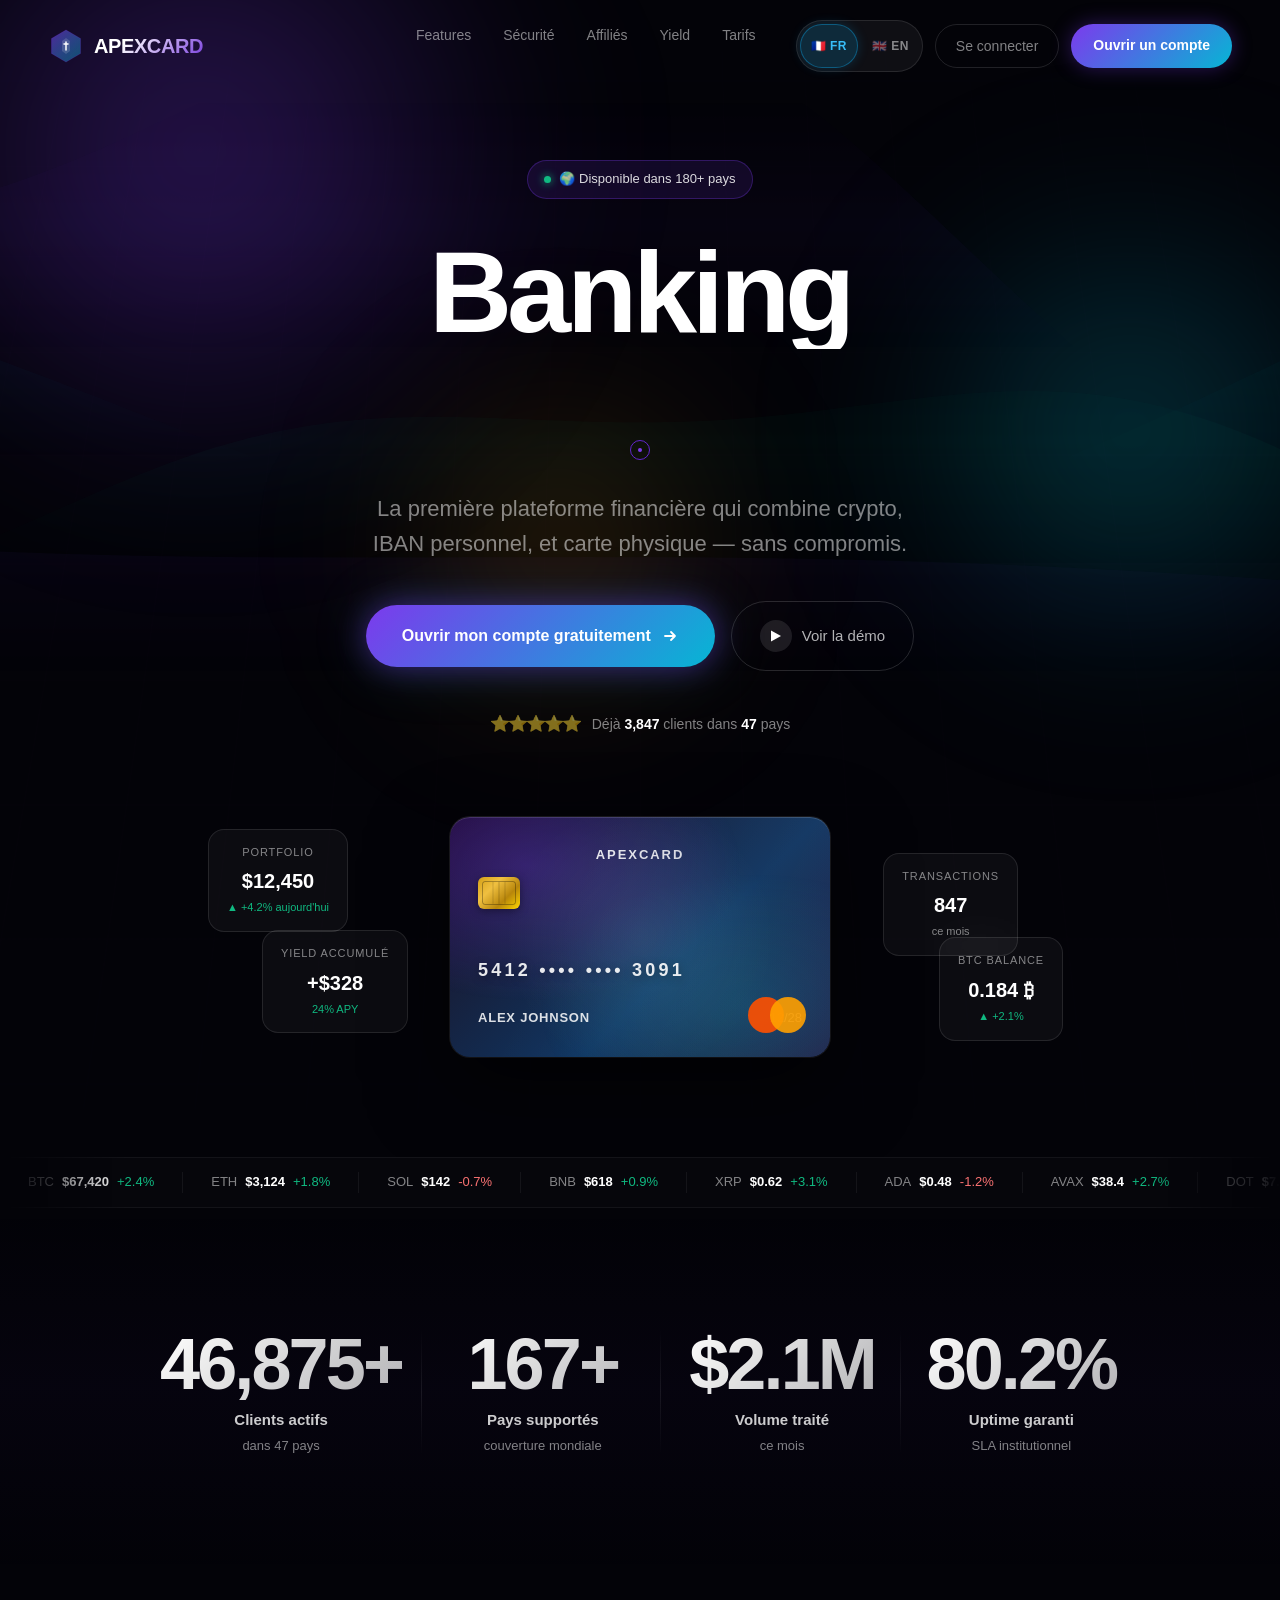
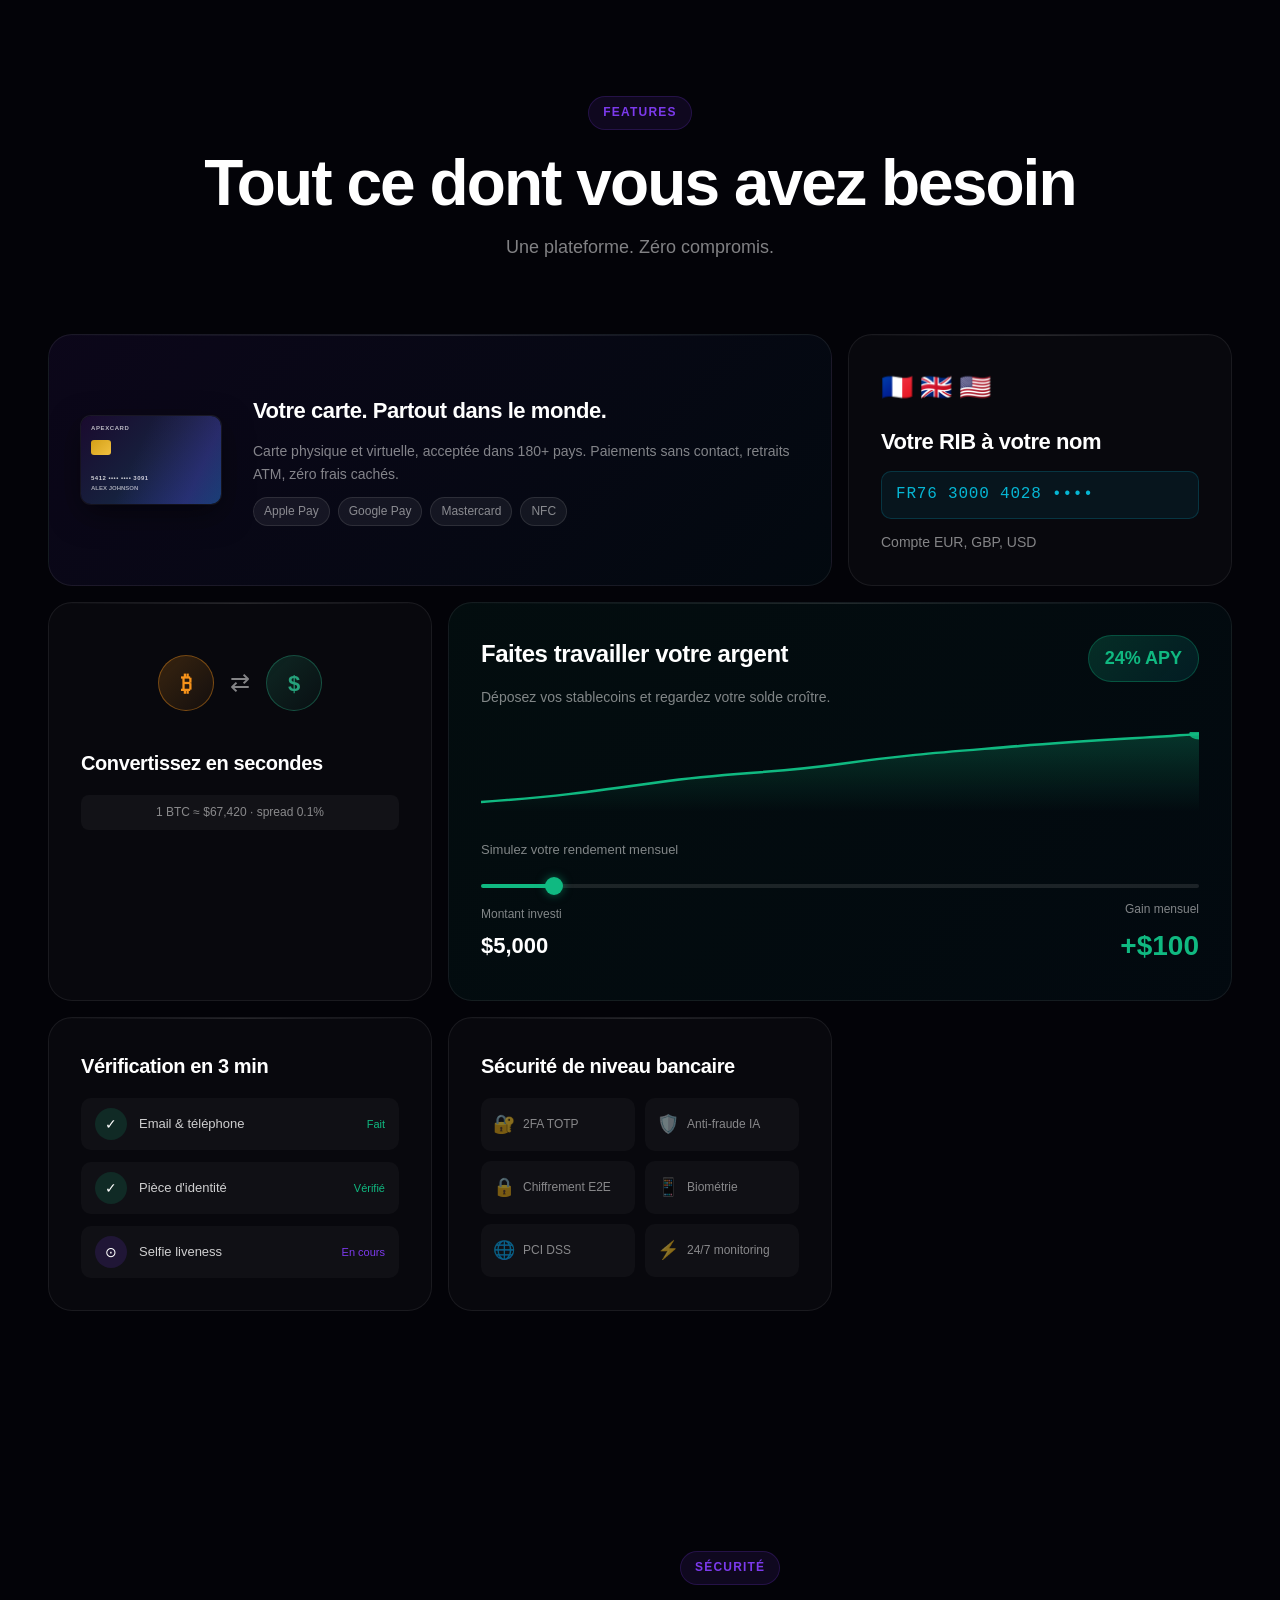
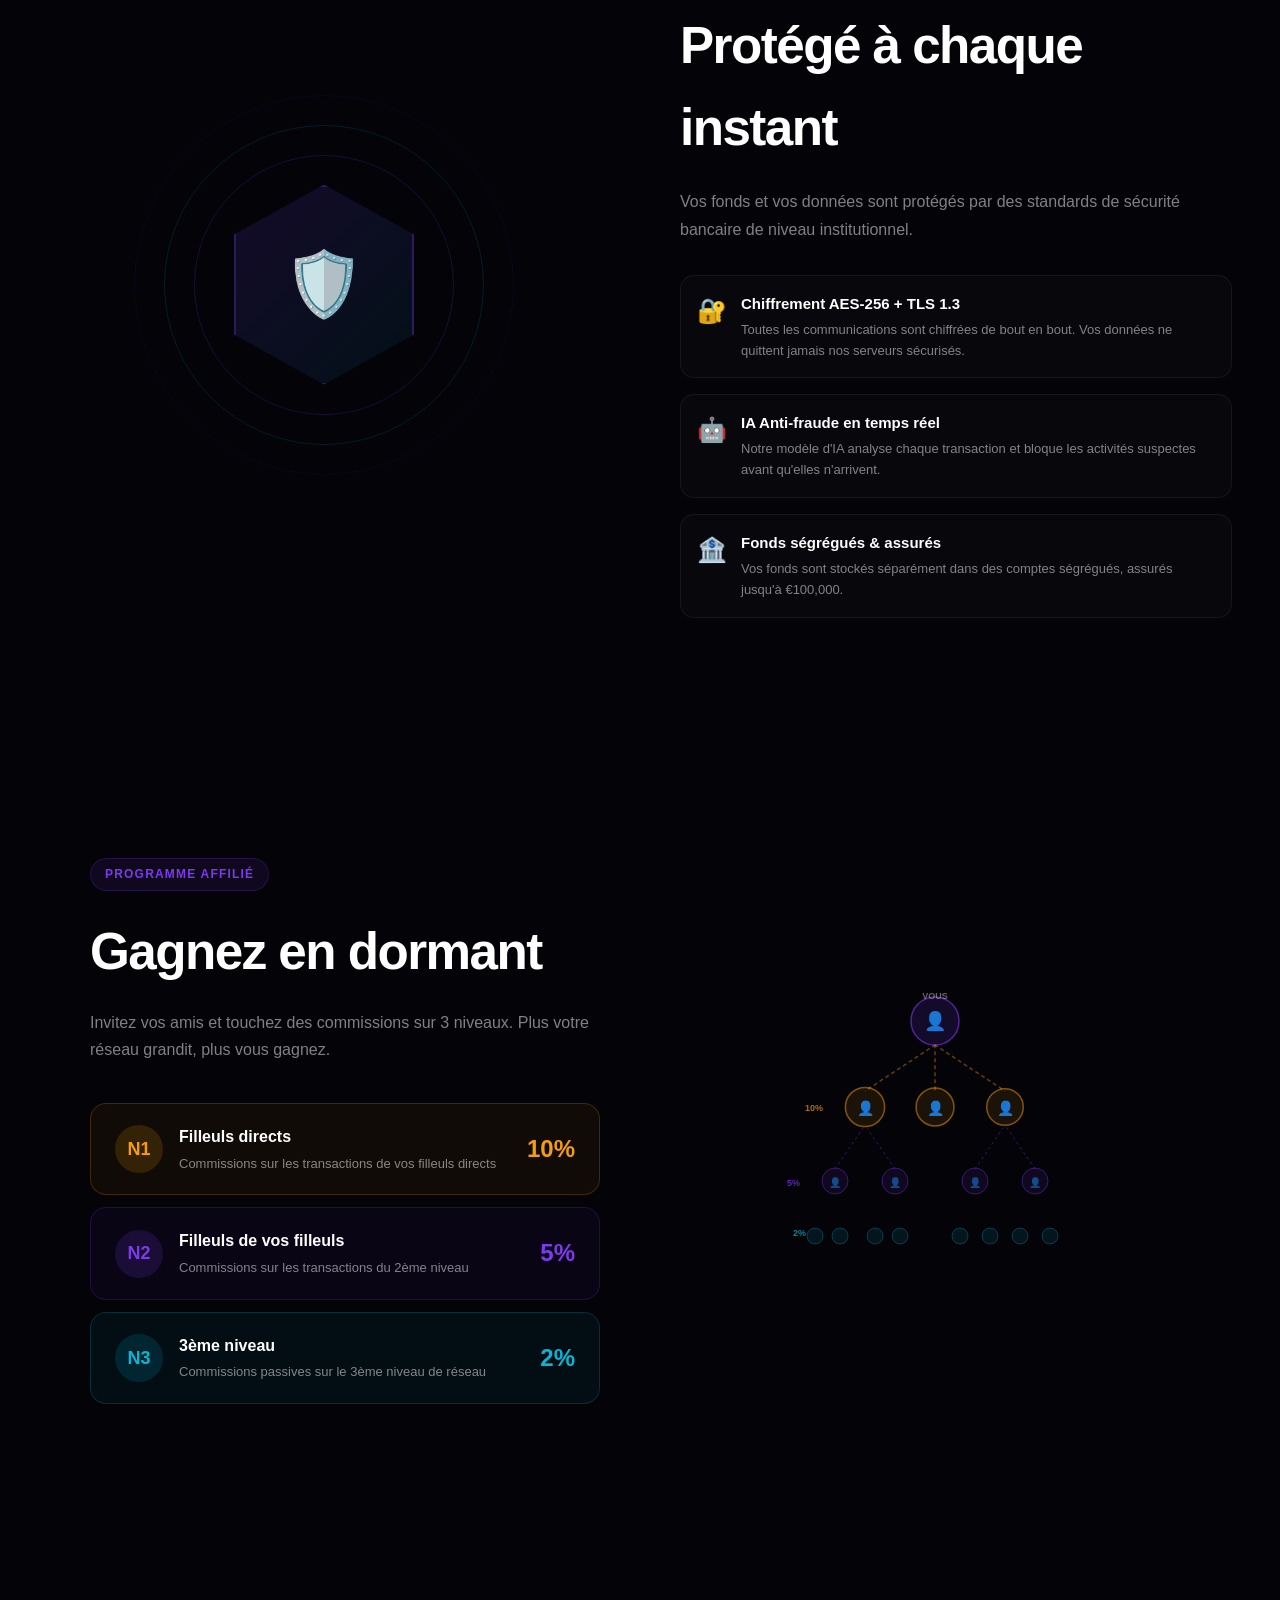
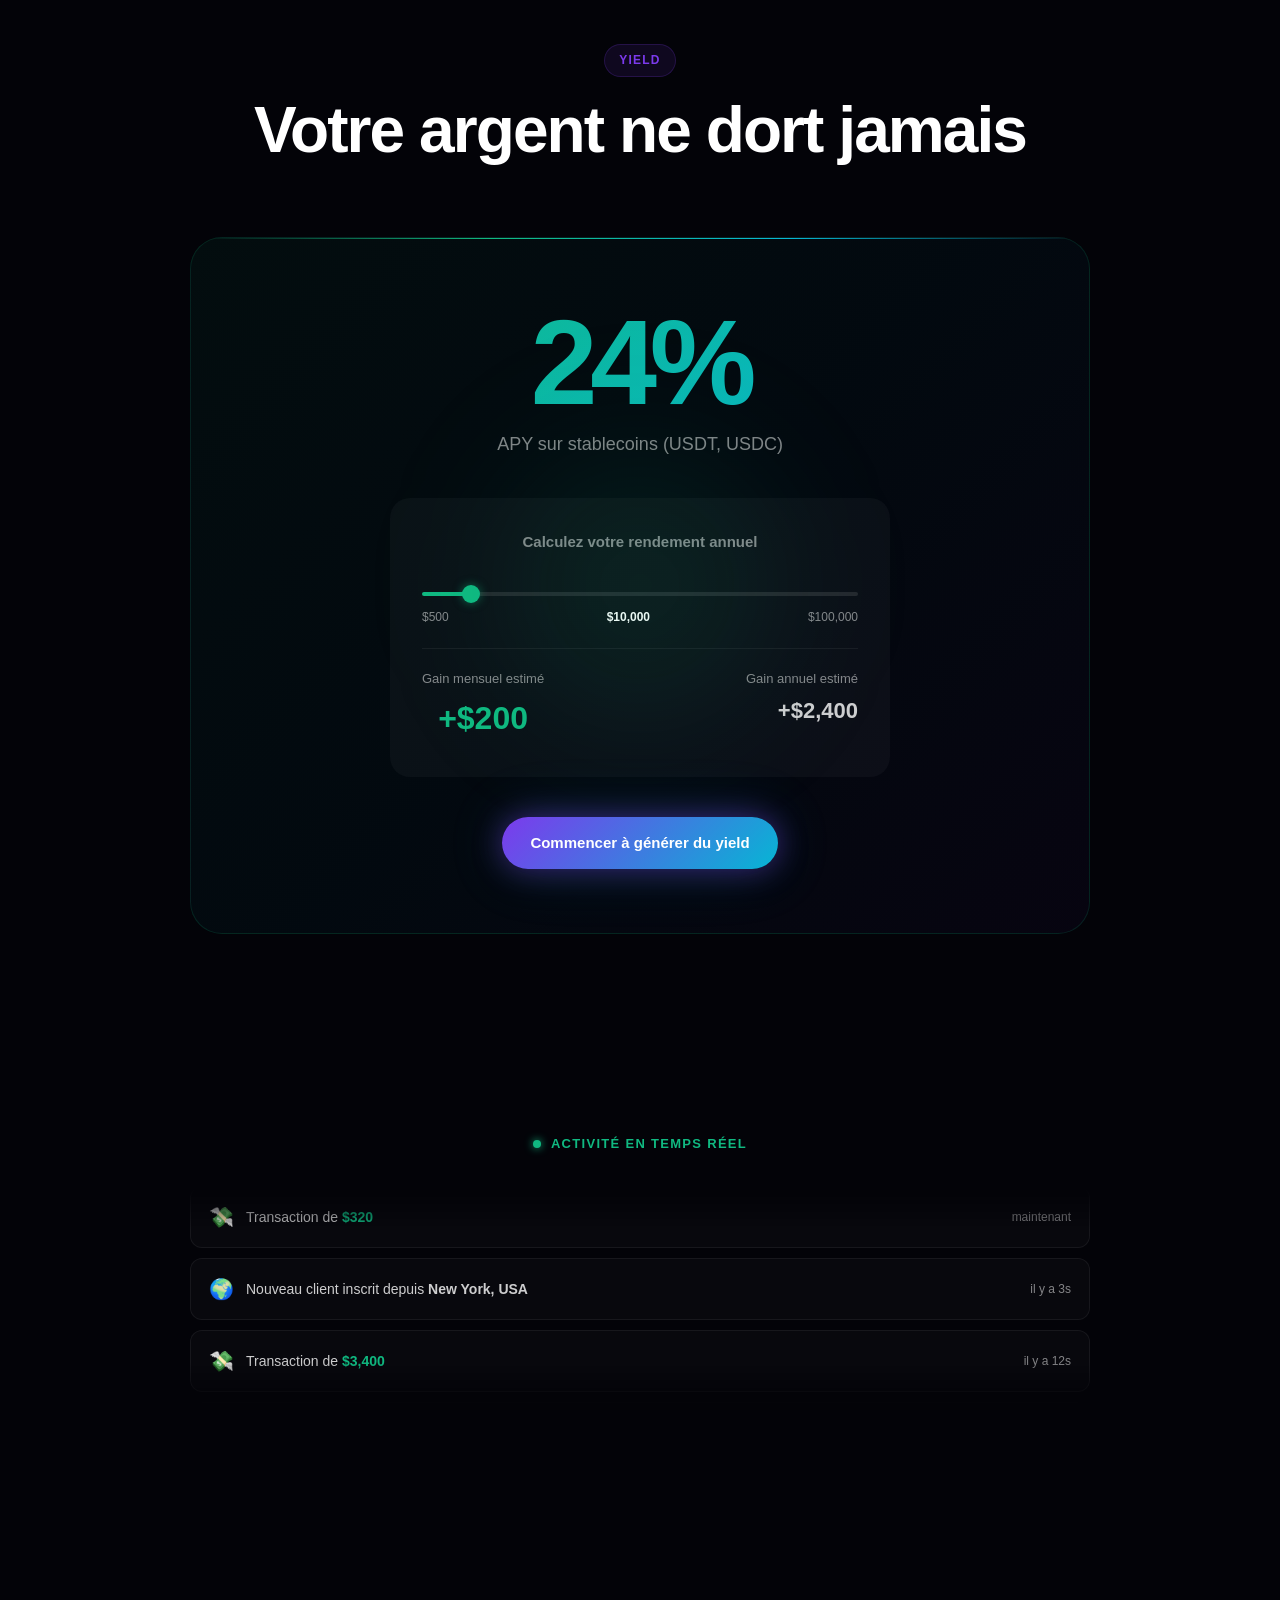
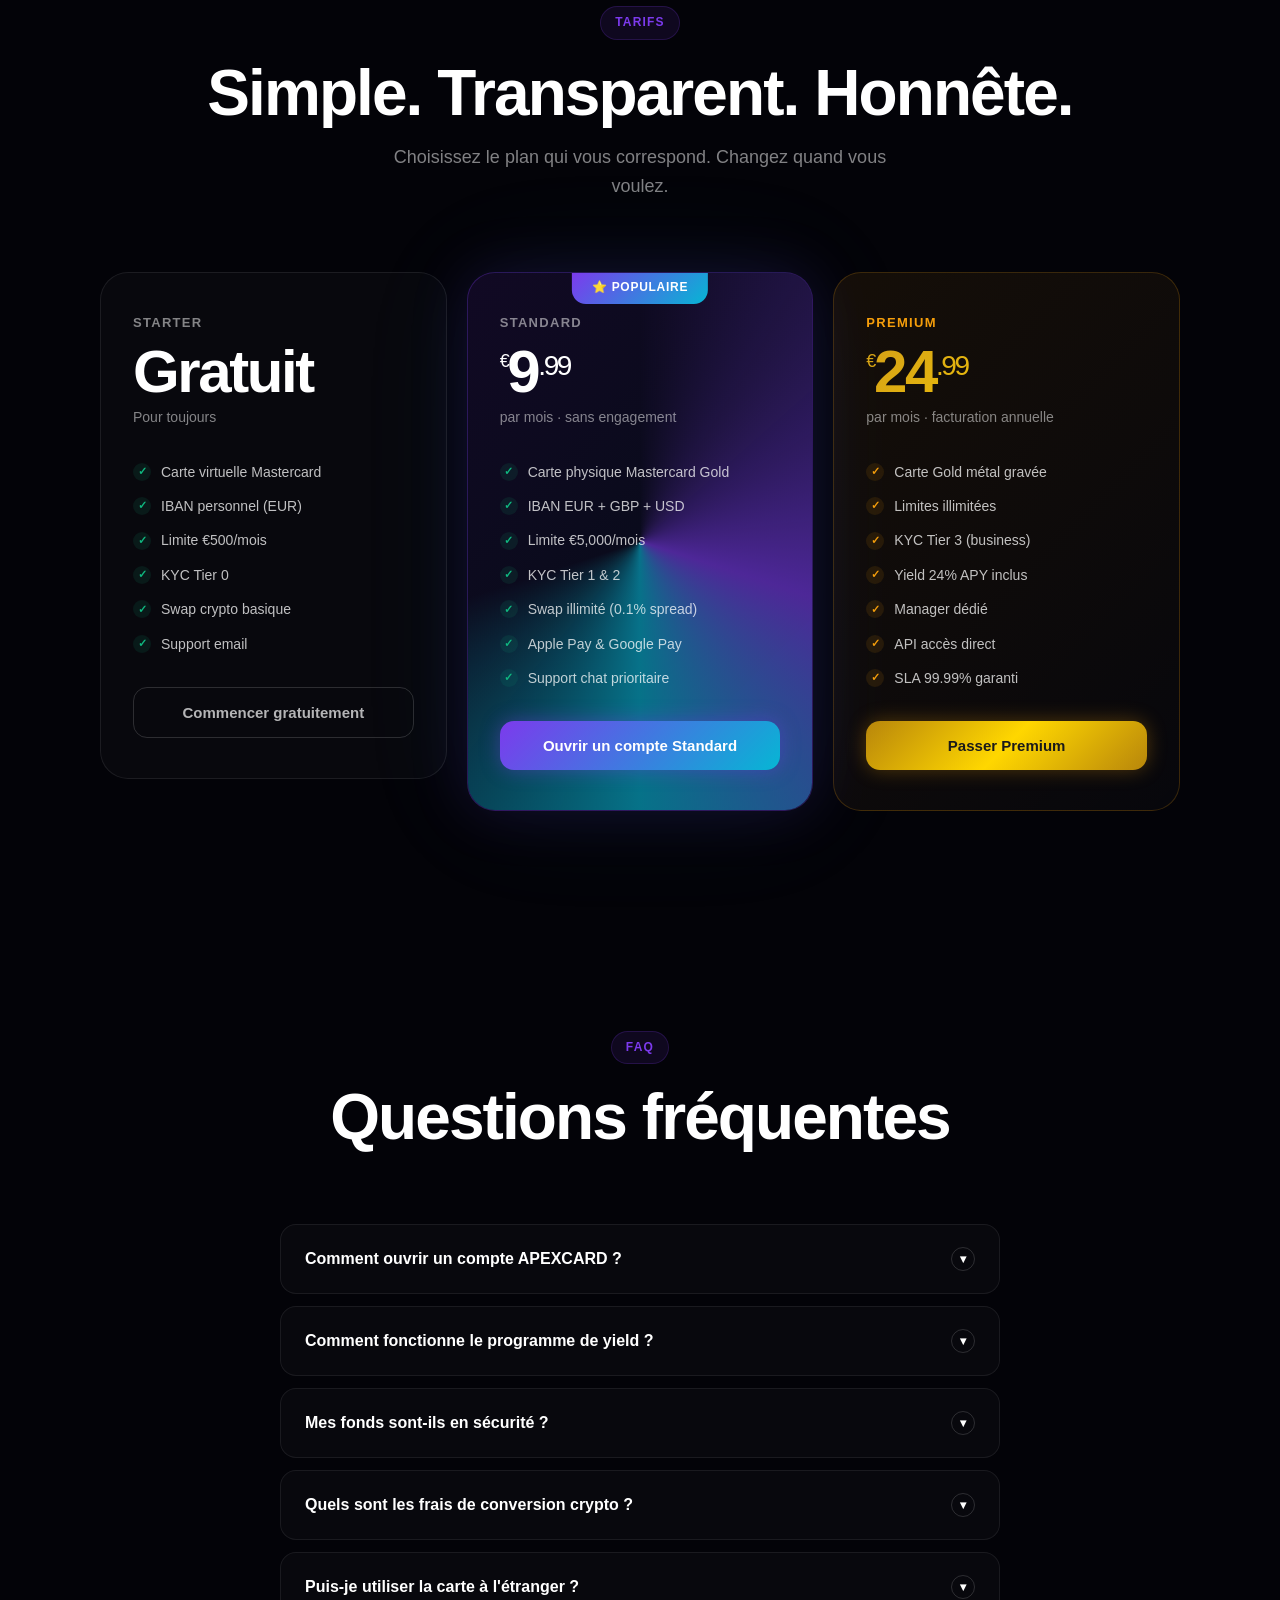
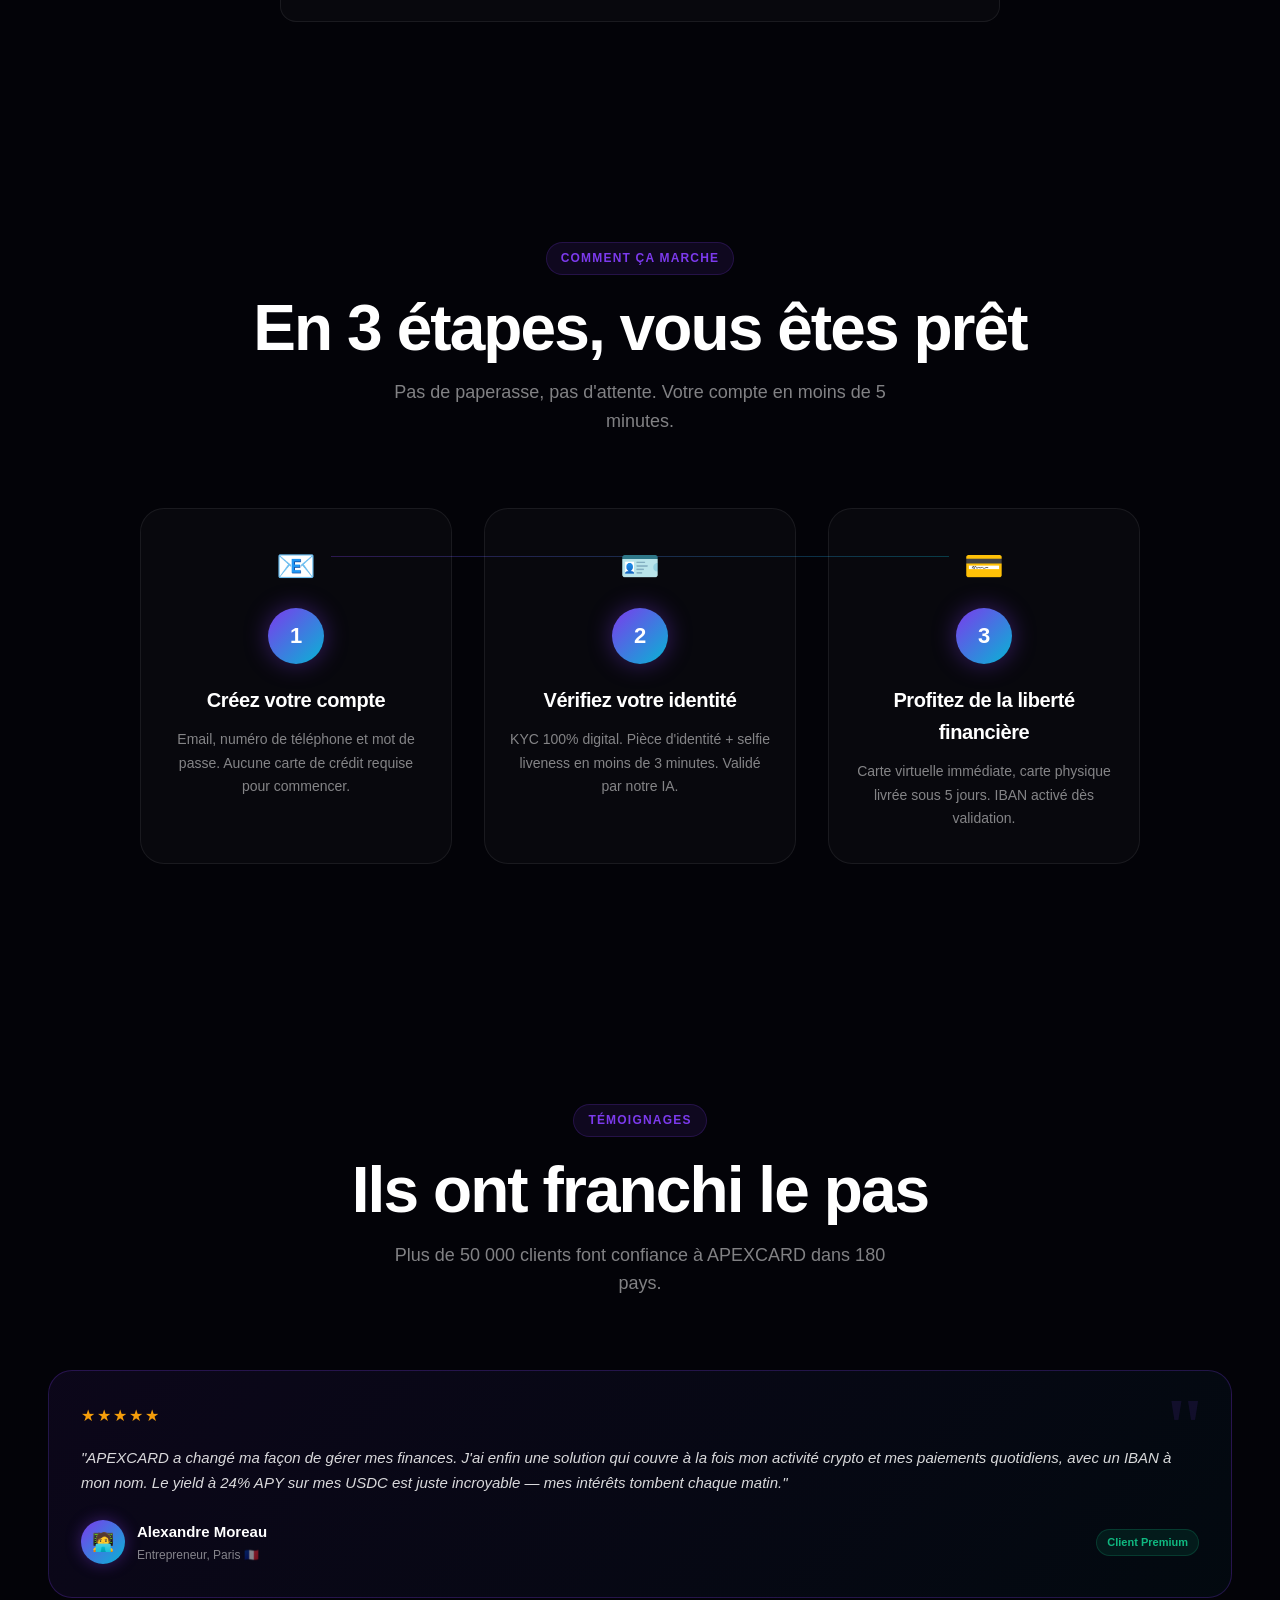
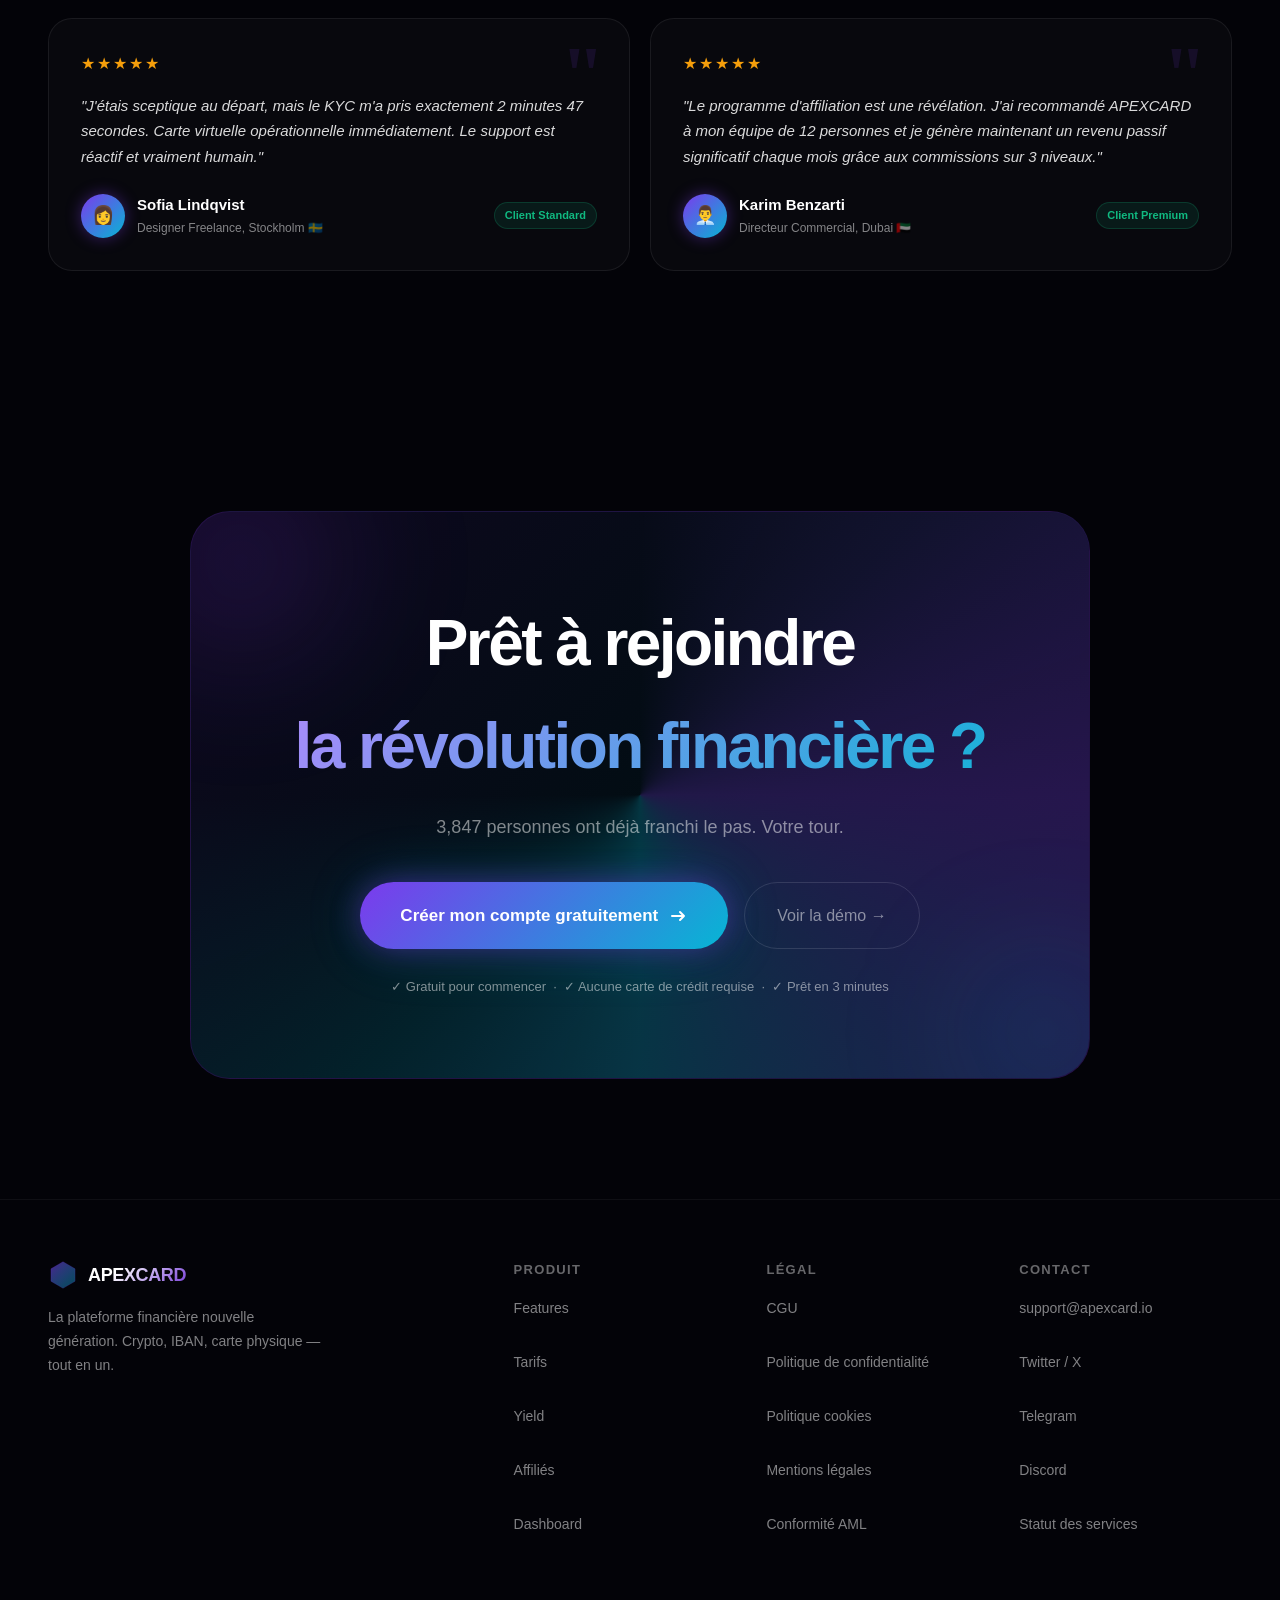
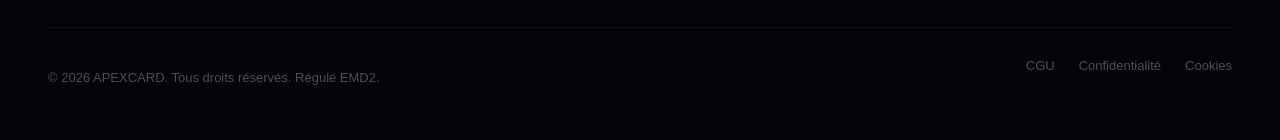
<file: index.html>
<!DOCTYPE html>
<html lang="fr">
<head>
<meta charset="UTF-8">
<meta name="viewport" content="width=device-width, initial-scale=1.0">
<title>APEXCARD — Banking without borders</title>
<meta http-equiv="Content-Security-Policy" content="default-src 'self'; script-src 'self' 'unsafe-inline' cdn.jsdelivr.net fonts.googleapis.com; style-src 'self' 'unsafe-inline' fonts.googleapis.com fonts.gstatic.com; connect-src 'self' https://*.supabase.co wss://*.supabase.co; font-src fonts.gstatic.com; img-src 'self' data: blob:; frame-ancestors 'none';">
<meta http-equiv="X-Content-Type-Options" content="nosniff">
<meta http-equiv="Referrer-Policy" content="strict-origin-when-cross-origin">
<meta http-equiv="Permissions-Policy" content="camera=(), microphone=(), geolocation=()">
<meta name="description" content="La première plateforme financière qui combine crypto, IBAN personnel, et carte physique — sans compromis. Disponible dans 180+ pays.">
<meta name="keywords" content="carte crypto, IBAN crypto, carte bancaire crypto, fintech, apexcard, bitcoin card, defi card, carte mastercard crypto, yield crypto, stablecoin">
<meta property="og:title" content="APEXCARD — Banking without borders">
<meta property="og:description" content="La première plateforme financière qui combine crypto, IBAN personnel, et carte physique — sans compromis. 50k+ clients dans 180 pays.">
<meta property="og:image" content="https://oneoctetclaw.github.io/apexcard-demo/og-image.png">
<meta property="og:url" content="https://oneoctetclaw.github.io/apexcard-demo/">
<meta property="og:type" content="website">
<meta property="og:site_name" content="APEXCARD">
<meta name="twitter:card" content="summary_large_image">
<meta name="twitter:title" content="APEXCARD — Banking without borders">
<meta name="twitter:description" content="Crypto + IBAN + Carte physique. Sans compromis. Disponible dans 180+ pays.">
<meta name="twitter:image" content="https://oneoctetclaw.github.io/apexcard-demo/og-image.png">
<link rel="canonical" href="https://oneoctetclaw.github.io/apexcard-demo/">
<link rel="manifest" href="manifest.json">
<link rel="icon" href="data:image/svg+xml,<svg xmlns='http://www.w3.org/2000/svg' viewBox='0 0 100 100'><text y='.9em' font-size='90'>💳</text></svg>">
<link rel="preconnect" href="https://fonts.googleapis.com">
<link rel="preconnect" href="https://fonts.gstatic.com" crossorigin>
<link href="https://fonts.googleapis.com/css2?family=Inter:wght@300;400;500;600;700;800;900&display=swap" rel="stylesheet">
<style>
/* ═══════════════════════════════════════════
   RESET & BASE
═══════════════════════════════════════════ */
*, *::before, *::after { box-sizing: border-box; margin: 0; padding: 0; }
:root {
  --violet: #7C3AED;
  --cyan: #06B6D4;
  --gold: #F59E0B;
  --emerald: #10B981;
  --bg: #030308;
  --surface: rgba(255,255,255,0.03);
  --border: rgba(255,255,255,0.08);
  --text: #ffffff;
  --text-muted: rgba(255,255,255,0.5);
  --scroll: 0;
}
html { scroll-behavior: smooth; cursor: none; }
body {
  font-family: 'Inter', -apple-system, sans-serif;
  background: var(--bg);
  color: var(--text);
  overflow-x: hidden;
  line-height: 1.6;
}
a { text-decoration: none; color: inherit; }
button { font-family: inherit; }

/* ═══════════════════════════════════════════
   CUSTOM CURSOR
═══════════════════════════════════════════ */
#cursor {
  width: 20px; height: 20px;
  border: 1.5px solid rgba(124,58,237,0.9);
  border-radius: 50%;
  position: fixed;
  pointer-events: none;
  z-index: 9999;
  transition: width 0.25s ease, height 0.25s ease, background 0.25s ease, border-color 0.25s ease, opacity 0.25s ease;
  transform: translate(-50%, -50%);
  mix-blend-mode: difference;
  will-change: transform;
}
#cursor-dot {
  width: 4px; height: 4px;
  background: rgba(124,58,237,1);
  border-radius: 50%;
  position: fixed;
  pointer-events: none;
  z-index: 10000;
  transform: translate(-50%, -50%);
  transition: opacity 0.2s;
  will-change: transform;
}
#cursor.hovering {
  width: 52px; height: 52px;
  background: rgba(124,58,237,0.12);
  border-color: var(--violet);
  mix-blend-mode: normal;
}
#cursor.clicking {
  width: 14px; height: 14px;
  background: rgba(124,58,237,0.5);
}

/* ═══════════════════════════════════════════
   CANVAS LAYERS
═══════════════════════════════════════════ */
canvas#aurora {
  position: fixed; inset: 0;
  z-index: 0; opacity: 0.18;
  pointer-events: none; width: 100%; height: 100%;
}
canvas#noise {
  position: fixed; inset: 0;
  z-index: 1; opacity: 0.035;
  pointer-events: none; width: 100%; height: 100%;
}
canvas#flowfield {
  position: fixed; inset: 0;
  z-index: 2; opacity: 0.55;
  pointer-events: none; width: 100%; height: 100%;
}

/* ═══════════════════════════════════════════
   SVG BLOBS
═══════════════════════════════════════════ */
.blobs {
  position: fixed; inset: 0;
  z-index: 3; pointer-events: none; overflow: hidden;
}
.blob {
  position: absolute;
  border-radius: 50%;
  filter: blur(90px);
  will-change: transform;
}
.blob-1 {
  width: 700px; height: 700px;
  background: radial-gradient(ellipse, rgba(124,58,237,0.35), transparent 70%);
  top: -200px; left: -150px;
  animation: blobFloat1 20s ease-in-out infinite;
}
.blob-2 {
  width: 500px; height: 500px;
  background: radial-gradient(ellipse, rgba(6,182,212,0.3), transparent 70%);
  top: 20%; right: -100px;
  animation: blobFloat2 25s ease-in-out infinite;
}
.blob-3 {
  width: 350px; height: 350px;
  background: radial-gradient(ellipse, rgba(245,158,11,0.25), transparent 70%);
  bottom: 20%; left: 30%;
  animation: blobFloat3 18s ease-in-out infinite;
}
@keyframes blobFloat1 {
  0%,100% { transform: translate(0,0) scale(1); }
  33% { transform: translate(60px,40px) scale(1.05); }
  66% { transform: translate(-30px,60px) scale(0.95); }
}
@keyframes blobFloat2 {
  0%,100% { transform: translate(0,0) scale(1); }
  40% { transform: translate(-50px,30px) scale(1.08); }
  70% { transform: translate(30px,-40px) scale(0.92); }
}
@keyframes blobFloat3 {
  0%,100% { transform: translate(0,0) scale(1) rotate(0deg); }
  50% { transform: translate(40px,-30px) scale(1.1) rotate(10deg); }
}

/* ═══════════════════════════════════════════
   GRID OVERLAY
═══════════════════════════════════════════ */
.grid-overlay {
  position: fixed; inset: 0; z-index: 4; pointer-events: none;
  background-image:
    linear-gradient(rgba(124,58,237,0.04) 1px, transparent 1px),
    linear-gradient(90deg, rgba(124,58,237,0.04) 1px, transparent 1px);
  background-size: 80px 80px;
  transform: perspective(600px) rotateX(12deg);
  transform-origin: center top;
  mask-image: linear-gradient(to bottom, transparent 0%, rgba(0,0,0,0.15) 15%, rgba(0,0,0,0.15) 75%, transparent 100%);
  -webkit-mask-image: linear-gradient(to bottom, transparent 0%, rgba(0,0,0,0.15) 15%, rgba(0,0,0,0.15) 75%, transparent 100%);
}

/* ═══════════════════════════════════════════
   MAIN CONTENT Z-INDEX
═══════════════════════════════════════════ */
.page-content { position: relative; z-index: 10; }

/* ═══════════════════════════════════════════
   NAVBAR
═══════════════════════════════════════════ */
.navbar {
  position: fixed; top: 0; left: 0; right: 0; z-index: 100;
  padding: 20px 48px;
  transition: all 0.4s cubic-bezier(0.16,1,0.3,1);
}
.navbar.scrolled {
  background: rgba(3,3,8,0.85);
  backdrop-filter: blur(24px) saturate(180%);
  -webkit-backdrop-filter: blur(24px) saturate(180%);
  border-bottom: 1px solid rgba(255,255,255,0.06);
  padding: 14px 48px;
}
.nav-inner {
  max-width: 1280px; margin: 0 auto;
  display: flex; align-items: center; gap: 40px;
}
.nav-logo {
  display: flex; align-items: center; gap: 10px;
  font-size: 20px; font-weight: 800; letter-spacing: -0.02em;
  flex-shrink: 0;
}
.nav-logo-icon {
  width: 36px; height: 36px;
}
.nav-logo-text {
  background: linear-gradient(135deg, #fff 30%, rgba(124,58,237,0.9) 100%);
  -webkit-background-clip: text; -webkit-text-fill-color: transparent;
  background-clip: text;
}
.nav-links {
  display: flex; align-items: center; gap: 32px;
  margin-left: auto;
}
.nav-links a {
  font-size: 14px; font-weight: 500;
  color: var(--text-muted);
  transition: color 0.2s;
  position: relative;
}
.nav-links a::after {
  content: ''; position: absolute;
  bottom: -2px; left: 0; right: 0;
  height: 1px;
  background: linear-gradient(90deg, var(--violet), var(--cyan));
  transform: scaleX(0); transform-origin: left;
  transition: transform 0.3s cubic-bezier(0.16,1,0.3,1);
}
.nav-links a:hover { color: #fff; }
.nav-links a:hover::after { transform: scaleX(1); }
.nav-cta {
  display: flex; align-items: center; gap: 12px; flex-shrink: 0;
}
.btn-ghost {
  padding: 10px 20px;
  border: 1px solid rgba(255,255,255,0.12);
  border-radius: 100px;
  font-size: 14px; font-weight: 500;
  color: var(--text-muted);
  transition: all 0.2s;
  cursor: none;
}
.btn-ghost:hover {
  border-color: rgba(255,255,255,0.25);
  color: #fff;
  background: rgba(255,255,255,0.04);
}
.btn-gradient {
  padding: 10px 22px;
  background: linear-gradient(135deg, var(--violet), var(--cyan));
  border-radius: 100px;
  font-size: 14px; font-weight: 600; color: #fff;
  border: none; cursor: none;
  position: relative; overflow: hidden;
  transition: transform 0.3s, box-shadow 0.3s;
  box-shadow: 0 0 20px rgba(124,58,237,0.35);
}
.btn-gradient:hover {
  transform: translateY(-1px);
  box-shadow: 0 0 35px rgba(124,58,237,0.55), 0 0 60px rgba(6,182,212,0.2);
}
.btn-gradient::after {
  content: '';
  position: absolute; inset: 0;
  background: linear-gradient(105deg, transparent 40%, rgba(255,255,255,0.25) 50%, transparent 60%);
  transform: translateX(-100%);
  animation: shimmer 2.5s infinite;
}
.hamburger {
  display: none;
  flex-direction: column; gap: 5px;
  background: none; border: none; cursor: pointer;
  padding: 8px;
  min-height: 44px; min-width: 44px;
  align-items: center; justify-content: center;
}
.hamburger span {
  display: block; width: 24px; height: 2px;
  background: rgba(255,255,255,0.7);
  border-radius: 2px;
  transition: all 0.3s cubic-bezier(0.16,1,0.3,1);
}
.mobile-menu {
  display: none;
  position: fixed; inset: 0; top: 70px;
  background: rgba(3,3,8,0.97);
  backdrop-filter: blur(30px);
  z-index: 99; padding: 40px 24px;
  flex-direction: column; gap: 20px;
  opacity: 0; pointer-events: none;
  transition: opacity 0.3s;
}
.mobile-menu.open { opacity: 1; pointer-events: all; display: flex; }
.mobile-menu a {
  font-size: 28px; font-weight: 700;
  color: rgba(255,255,255,0.7);
  padding: 12px 0;
  border-bottom: 1px solid rgba(255,255,255,0.06);
  transition: color 0.2s;
}
.mobile-menu a:hover { color: #fff; }

/* ═══════════════════════════════════════════
   HERO SECTION
═══════════════════════════════════════════ */
.hero {
  min-height: 100vh;
  padding: 160px 48px 100px;
  display: flex; flex-direction: column;
  align-items: center; text-align: center;
  position: relative; overflow: hidden;
  max-width: 1400px; margin: 0 auto;
}
.hero-badge {
  display: inline-flex; align-items: center; gap: 8px;
  padding: 8px 16px;
  background: rgba(124,58,237,0.12);
  border: 1px solid rgba(124,58,237,0.3);
  border-radius: 100px;
  font-size: 13px; font-weight: 500;
  color: rgba(255,255,255,0.85);
  margin-bottom: 40px;
  animation: badgePulse 3s ease-in-out infinite;
  position: relative; overflow: hidden;
}
.hero-badge::after {
  content: '';
  position: absolute; inset: 0;
  background: linear-gradient(105deg, transparent 30%, rgba(124,58,237,0.3) 50%, transparent 70%);
  transform: translateX(-100%);
  animation: shimmer 3s infinite;
}
.badge-dot {
  width: 7px; height: 7px;
  background: var(--emerald);
  border-radius: 50%;
  animation: dotPulse 2s ease-in-out infinite;
  box-shadow: 0 0 8px var(--emerald);
}
@keyframes dotPulse {
  0%,100% { opacity: 1; transform: scale(1); }
  50% { opacity: 0.6; transform: scale(0.85); }
}
@keyframes badgePulse {
  0%,100% { box-shadow: 0 0 0 0 rgba(124,58,237,0); }
  50% { box-shadow: 0 0 20px rgba(124,58,237,0.2); }
}

/* HERO TITLE */
.hero-title {
  font-size: clamp(60px, 9vw, 128px);
  font-weight: 900;
  line-height: 0.92;
  letter-spacing: -0.04em;
  margin-bottom: 32px;
  overflow: hidden;
}
.title-line { display: block; overflow: hidden; padding-bottom: 4px; }
.char {
  display: inline-block;
  transform: translateY(80px);
  opacity: 0;
  filter: blur(6px);
  will-change: transform, opacity, filter;
}
.char.space { display: inline-block; width: 0.28em; }
.char.visible {
  transform: translateY(0) !important;
  opacity: 1 !important;
  filter: blur(0) !important;
  transition: transform 0.9s cubic-bezier(0.16,1,0.3,1),
              opacity 0.9s cubic-bezier(0.16,1,0.3,1),
              filter 0.9s cubic-bezier(0.16,1,0.3,1);
}

.gradient-text {
  background: linear-gradient(135deg, #a78bfa 0%, var(--cyan) 45%, var(--gold) 100%);
  -webkit-background-clip: text; -webkit-text-fill-color: transparent;
  background-clip: text;
  background-size: 250% 250%;
  animation: gradientShift 5s ease infinite;
}
@keyframes gradientShift {
  0%,100% { background-position: 0% 50%; }
  50% { background-position: 100% 50%; }
}

.hero-sub {
  font-size: clamp(17px, 2vw, 22px);
  color: var(--text-muted);
  max-width: 560px;
  margin: 0 auto 40px;
  font-weight: 400;
  line-height: 1.6;
  opacity: 0;
  transform: translateY(20px);
  animation: fadeUp 0.8s cubic-bezier(0.16,1,0.3,1) 1.2s forwards;
}
@keyframes fadeUp {
  to { opacity: 1; transform: translateY(0); }
}

.hero-cta {
  display: flex; align-items: center; gap: 16px;
  margin-bottom: 40px; flex-wrap: wrap; justify-content: center;
  opacity: 0; transform: translateY(20px);
  animation: fadeUp 0.8s cubic-bezier(0.16,1,0.3,1) 1.4s forwards;
}
.btn-primary {
  position: relative;
  display: inline-flex; align-items: center; gap: 10px;
  padding: 18px 36px;
  background: linear-gradient(135deg, var(--violet), var(--cyan));
  border-radius: 100px;
  font-size: 16px; font-weight: 700; color: #fff;
  border: none; cursor: none;
  overflow: hidden;
  transition: transform 0.3s cubic-bezier(0.16,1,0.3,1), box-shadow 0.3s;
  box-shadow:
    0 0 30px rgba(124,58,237,0.45),
    0 0 60px rgba(6,182,212,0.2),
    0 8px 32px rgba(0,0,0,0.3);
}
.btn-primary:hover {
  transform: translateY(-3px);
  box-shadow:
    0 0 50px rgba(124,58,237,0.65),
    0 0 100px rgba(6,182,212,0.3),
    0 12px 48px rgba(0,0,0,0.4);
}
.btn-shimmer {
  position: absolute; inset: 0;
  background: linear-gradient(105deg, transparent 35%, rgba(255,255,255,0.28) 50%, transparent 65%);
  transform: translateX(-100%);
  animation: shimmer 2.5s infinite;
}
@keyframes shimmer { to { transform: translateX(250%); } }

.btn-ghost-pill {
  display: inline-flex; align-items: center; gap: 10px;
  padding: 18px 28px;
  border: 1px solid rgba(255,255,255,0.15);
  border-radius: 100px;
  font-size: 15px; font-weight: 500;
  color: rgba(255,255,255,0.7);
  transition: all 0.3s;
  cursor: none;
}
.btn-ghost-pill:hover {
  background: rgba(255,255,255,0.04);
  border-color: rgba(255,255,255,0.25);
  color: #fff;
  transform: translateY(-2px);
}
.play-icon {
  width: 32px; height: 32px;
  background: rgba(255,255,255,0.1);
  border-radius: 50%;
  display: flex; align-items: center; justify-content: center;
  flex-shrink: 0;
}

.social-proof {
  display: flex; align-items: center; gap: 12px;
  font-size: 14px; color: var(--text-muted);
  opacity: 0; transform: translateY(10px);
  animation: fadeUp 0.8s cubic-bezier(0.16,1,0.3,1) 1.6s forwards;
}
.social-proof strong { color: #fff; }
.stars { letter-spacing: -2px; font-size: 16px; }

/* HERO VISUAL */
.hero-visual {
  position: relative;
  margin-top: 80px;
  width: 100%;
  max-width: 900px;
  opacity: 0;
  animation: fadeUp 1s cubic-bezier(0.16,1,0.3,1) 0.8s forwards;
}

/* 3D CARD */
.card-3d-wrapper {
  perspective: 1000px;
  width: 380px; height: 240px;
  margin: 0 auto;
  position: relative; z-index: 2;
}
.card-3d {
  width: 100%; height: 100%;
  transform-style: preserve-3d;
  border-radius: 20px;
  transition: transform 0.1s ease;
  cursor: none;
  will-change: transform;
}
.card-face {
  width: 100%; height: 100%;
  background: linear-gradient(135deg,
    #1a0a2e 0%, #16213e 30%, #0f3460 60%, #1a1a2e 100%);
  border-radius: 20px;
  padding: 28px;
  position: relative; overflow: hidden;
  box-shadow:
    0 30px 80px rgba(0,0,0,0.6),
    0 0 0 1px rgba(255,255,255,0.1),
    inset 0 1px 0 rgba(255,255,255,0.15);
}
.card-face::before {
  content: '';
  position: absolute; inset: 0;
  background:
    radial-gradient(ellipse at 20% 20%, rgba(124,58,237,0.3) 0%, transparent 50%),
    radial-gradient(ellipse at 80% 80%, rgba(6,182,212,0.2) 0%, transparent 50%);
  border-radius: inherit;
}
.card-logo {
  font-size: 13px; font-weight: 800;
  letter-spacing: 0.15em;
  background: linear-gradient(135deg, #fff, rgba(255,255,255,0.7));
  -webkit-background-clip: text; -webkit-text-fill-color: transparent;
  background-clip: text;
  position: relative; z-index: 1;
}
.card-chip {
  position: absolute; top: 60px; left: 28px;
  width: 42px; height: 32px;
  background: linear-gradient(135deg, #d4a017, #f0c040, #b8860b, #ffd700);
  border-radius: 6px;
  z-index: 1;
  box-shadow: 0 2px 8px rgba(0,0,0,0.4);
}
.card-chip::before {
  content: '';
  position: absolute; inset: 4px;
  border: 1px solid rgba(0,0,0,0.3);
  border-radius: 3px;
}
.card-chip::after {
  content: '';
  position: absolute;
  left: 50%; top: 50%; transform: translate(-50%, -50%);
  width: 1px; height: 70%;
  background: rgba(0,0,0,0.2);
  box-shadow: -6px 0 rgba(0,0,0,0.15), 6px 0 rgba(0,0,0,0.15);
}
.card-number {
  position: absolute; bottom: 72px; left: 28px;
  font-size: 18px; font-weight: 600;
  letter-spacing: 0.18em; color: rgba(255,255,255,0.9);
  z-index: 1; font-variant-numeric: tabular-nums;
  text-shadow: 0 2px 8px rgba(0,0,0,0.4);
}
.card-bottom {
  position: absolute; bottom: 28px; left: 28px; right: 28px;
  display: flex; justify-content: space-between; align-items: flex-end;
  z-index: 1;
}
.card-holder {
  font-size: 13px; font-weight: 600;
  color: rgba(255,255,255,0.85);
  text-transform: uppercase; letter-spacing: 0.06em;
}
.card-exp {
  font-size: 13px; color: rgba(255,255,255,0.6);
  font-weight: 500;
}
.holo-overlay {
  position: absolute; inset: 0; border-radius: inherit;
  background: linear-gradient(115deg,
    transparent 10%,
    rgba(255,255,255,0.03) 25%,
    rgba(124,58,237,0.12) 35%,
    rgba(6,182,212,0.1) 45%,
    rgba(245,158,11,0.08) 55%,
    rgba(16,185,129,0.06) 65%,
    rgba(255,255,255,0.03) 75%,
    transparent 90%
  );
  background-size: 300% 300%;
  animation: holoShift 4s ease-in-out infinite alternate;
  z-index: 2; pointer-events: none;
}
@keyframes holoShift {
  0% { background-position: 0% 0%; opacity: 0.6; }
  100% { background-position: 100% 100%; opacity: 1; }
}
.card-spotlight {
  position: absolute; inset: 0; border-radius: inherit;
  background: radial-gradient(circle at var(--mx,50%) var(--my,50%), rgba(255,255,255,0.08) 0%, transparent 60%);
  z-index: 3; pointer-events: none;
}
.card-network {
  position: absolute; bottom: 24px; right: 24px; z-index: 3;
}
.card-network .circle-1,
.card-network .circle-2 {
  width: 36px; height: 36px;
  border-radius: 50%;
  position: absolute;
}
.card-network .circle-1 {
  background: rgba(255,80,0,0.9);
  left: 0;
}
.card-network .circle-2 {
  background: rgba(255,160,0,0.9);
  left: 22px;
}
.card-network-wrap {
  width: 58px; height: 36px; position: relative;
}

/* FLOATING STATS */
.hero-dashboard-preview {
  position: absolute;
  width: 100%; height: 100%;
  top: 0; left: 0;
  pointer-events: none;
}
.float-stat {
  position: absolute;
  background: rgba(255,255,255,0.04);
  backdrop-filter: blur(20px);
  -webkit-backdrop-filter: blur(20px);
  border: 1px solid rgba(255,255,255,0.1);
  border-radius: 16px;
  padding: 14px 18px;
  font-size: 13px;
  white-space: nowrap;
  animation: floatStat 6s ease-in-out infinite;
}
.float-stat-label { color: var(--text-muted); margin-bottom: 4px; font-size: 11px; text-transform: uppercase; letter-spacing: 0.08em; }
.float-stat-value { font-size: 20px; font-weight: 700; }
.float-stat-change { font-size: 11px; margin-top: 2px; }
.float-stat-change.pos { color: var(--emerald); }
.float-stat-change.neg { color: #f87171; }
.fs-1 { top: 5%; left: 2%; animation-delay: 0s; }
.fs-2 { top: 50%; right: 3%; animation-delay: 1.5s; }
.fs-3 { bottom: 10%; left: 8%; animation-delay: 0.8s; }
.fs-4 { top: 15%; right: 8%; animation-delay: 2.2s; }
@keyframes floatStat {
  0%,100% { transform: translateY(0px); }
  50% { transform: translateY(-12px); }
}

/* ═══════════════════════════════════════════
   TICKER
═══════════════════════════════════════════ */
.ticker-section {
  border-top: 1px solid rgba(255,255,255,0.05);
  border-bottom: 1px solid rgba(255,255,255,0.05);
  background: rgba(255,255,255,0.015);
  overflow: hidden;
  padding: 14px 0;
  position: relative; z-index: 10;
  mask-image: linear-gradient(90deg, transparent, black 10%, black 90%, transparent);
  -webkit-mask-image: linear-gradient(90deg, transparent, black 10%, black 90%, transparent);
}
.ticker-track { display: flex; }
.ticker-items {
  display: flex; align-items: center; gap: 0;
  animation: tickerRoll 30s linear infinite;
  white-space: nowrap;
  flex-shrink: 0;
}
.ticker-item {
  display: inline-flex; align-items: center; gap: 8px;
  padding: 0 28px;
  font-size: 13px; font-weight: 500;
  border-right: 1px solid rgba(255,255,255,0.06);
}
.ticker-name { color: rgba(255,255,255,0.5); }
.ticker-price { color: #fff; font-weight: 600; }
.ticker-change.pos { color: var(--emerald); }
.ticker-change.neg { color: #f87171; }
@keyframes tickerRoll { from { transform: translateX(0); } to { transform: translateX(-50%); } }

/* ═══════════════════════════════════════════
   SECTION SHARED
═══════════════════════════════════════════ */
section { padding: 120px 48px; position: relative; z-index: 10; }
.container { max-width: 1280px; margin: 0 auto; }
.section-header { text-align: center; margin-bottom: 72px; }
.section-tag {
  display: inline-block;
  font-size: 12px; font-weight: 600;
  letter-spacing: 0.1em; text-transform: uppercase;
  color: var(--violet);
  background: rgba(124,58,237,0.1);
  border: 1px solid rgba(124,58,237,0.2);
  padding: 6px 14px; border-radius: 100px;
  margin-bottom: 20px;
}
.section-header h2 {
  font-size: clamp(36px, 5vw, 64px);
  font-weight: 800;
  letter-spacing: -0.03em;
  line-height: 1.05;
  margin-bottom: 16px;
}
.section-header p {
  font-size: 18px; color: var(--text-muted);
  max-width: 500px; margin: 0 auto;
}

/* ═══════════════════════════════════════════
   STATS SECTION
═══════════════════════════════════════════ */
.stats-section {
  padding: 80px 48px;
  background: linear-gradient(180deg, transparent, rgba(124,58,237,0.03), transparent);
}
.stats-grid {
  max-width: 1000px; margin: 0 auto;
  display: grid; grid-template-columns: repeat(4,1fr); gap: 2px;
}
.stat-item {
  text-align: center; padding: 40px 20px;
  position: relative;
}
.stat-item::after {
  content: '';
  position: absolute; right: 0; top: 20%; bottom: 20%;
  width: 1px;
  background: linear-gradient(to bottom, transparent, rgba(255,255,255,0.08), transparent);
}
.stat-item:last-child::after { display: none; }
.stat-value {
  font-size: clamp(44px, 6vw, 72px);
  font-weight: 900;
  letter-spacing: -0.04em;
  background: linear-gradient(135deg, #fff 0%, rgba(255,255,255,0.7) 100%);
  -webkit-background-clip: text; -webkit-text-fill-color: transparent;
  background-clip: text;
  line-height: 1;
  margin-bottom: 8px;
  font-variant-numeric: tabular-nums;
}
.stat-label {
  font-size: 15px; font-weight: 600;
  color: rgba(255,255,255,0.8);
  margin-bottom: 4px;
}
.stat-sub {
  font-size: 13px; color: var(--text-muted);
}

/* ═══════════════════════════════════════════
   BENTO GRID (FEATURES)
═══════════════════════════════════════════ */
.bento-grid {
  display: grid;
  grid-template-columns: repeat(3, 1fr);
  grid-auto-rows: auto;
  gap: 16px;
  max-width: 1200px; margin: 0 auto;
}

@property --border-angle {
  syntax: '<angle>';
  initial-value: 0deg;
  inherits: false;
}
@keyframes border-rotate { to { --border-angle: 360deg; } }

.bento-card {
  background: rgba(255,255,255,0.025);
  border: 1px solid rgba(255,255,255,0.07);
  border-radius: 24px;
  padding: 32px;
  position: relative; overflow: hidden;
  transition: transform 0.4s cubic-bezier(0.16,1,0.3,1),
              box-shadow 0.4s;
  cursor: none;
  min-height: 200px;
}
.bento-card::before {
  content: '';
  position: absolute; inset: -1px;
  border-radius: 25px;
  background: conic-gradient(from var(--border-angle, 0deg),
    transparent 0%, transparent 70%,
    rgba(124,58,237,0.6) 80%,
    rgba(6,182,212,0.6) 90%,
    transparent 100%
  );
  z-index: 0; opacity: 0;
  transition: opacity 0.4s;
}
.bento-card:hover::before {
  opacity: 1;
  animation: border-rotate 4s linear infinite;
}
.bento-card:hover {
  transform: translateY(-6px);
  box-shadow: 0 24px 64px rgba(0,0,0,0.4), 0 0 30px rgba(124,58,237,0.15);
}
.bento-card > * { position: relative; z-index: 1; }
.bento-card::after {
  content: '';
  position: absolute; top: 0; left: 0; right: 0; height: 1px;
  background: linear-gradient(90deg, transparent, rgba(255,255,255,0.12), transparent);
  z-index: 1;
}

.bento-wide { grid-column: span 2; }
.bento-tall { grid-row: span 2; }

/* CARD FEATURE */
.card-feature {
  display: flex; gap: 32px; align-items: center;
  background: linear-gradient(135deg, rgba(124,58,237,0.08), rgba(6,182,212,0.04));
}
.mini-card {
  width: 140px; height: 88px; flex-shrink: 0;
  background: linear-gradient(135deg, #1a0a2e, #16213e, #0f3460);
  border-radius: 10px;
  padding: 12px;
  position: relative; overflow: hidden;
  box-shadow: 0 10px 30px rgba(0,0,0,0.5), 0 0 0 1px rgba(255,255,255,0.08);
}
.mini-card::after {
  content: 'APEXCARD';
  position: absolute; top: 8px; left: 10px;
  font-size: 6px; font-weight: 800; letter-spacing: 0.1em;
  color: rgba(255,255,255,0.7);
}
.mini-card-chip {
  position: absolute; top: 24px; left: 10px;
  width: 20px; height: 15px;
  background: linear-gradient(135deg, #d4a017, #f0c040);
  border-radius: 3px;
}
.mini-card-num {
  position: absolute; bottom: 20px; left: 10px;
  font-size: 6px; letter-spacing: 0.08em; color: rgba(255,255,255,0.8); font-weight: 600;
}
.mini-card-name { position: absolute; bottom: 10px; left: 10px; font-size: 6px; color: rgba(255,255,255,0.6); font-weight: 600; text-transform: uppercase; }
.mini-card-holo {
  position: absolute; inset: 0;
  background: linear-gradient(115deg, transparent 20%, rgba(124,58,237,0.2) 40%, rgba(6,182,212,0.15) 60%, transparent 80%);
  background-size: 200% 200%;
  animation: holoShift 3s ease-in-out infinite alternate;
  border-radius: inherit;
}
.card-info h3 { font-size: 22px; font-weight: 700; margin-bottom: 12px; letter-spacing: -0.02em; }
.feature-tags {
  display: flex; gap: 8px; flex-wrap: wrap; margin-top: 12px;
}
.feature-tag {
  padding: 4px 10px;
  background: rgba(255,255,255,0.06);
  border: 1px solid rgba(255,255,255,0.1);
  border-radius: 100px;
  font-size: 12px; color: var(--text-muted);
}

/* IBAN FEATURE */
.iban-feature h3 { font-size: 22px; font-weight: 700; margin-bottom: 12px; letter-spacing: -0.02em; }
.iban-flags { font-size: 26px; margin-bottom: 16px; display: flex; gap: 4px; }
.iban-preview {
  font-family: 'Courier New', monospace;
  font-size: 16px; color: var(--cyan);
  background: rgba(6,182,212,0.08);
  border: 1px solid rgba(6,182,212,0.2);
  padding: 10px 14px; border-radius: 10px;
  margin: 12px 0; letter-spacing: 0.05em;
}
.iban-feature p { font-size: 14px; color: var(--text-muted); }

/* SWAP FEATURE */
.swap-feature { display: flex; flex-direction: column; gap: 16px; }
.swap-feature h3 { font-size: 20px; font-weight: 700; letter-spacing: -0.02em; }
.swap-visual {
  display: flex; align-items: center; justify-content: center; gap: 16px;
  padding: 20px;
}
.token {
  width: 56px; height: 56px;
  border-radius: 50%;
  display: flex; align-items: center; justify-content: center;
  font-size: 22px; font-weight: 800;
}
.token.btc { background: linear-gradient(135deg, rgba(247,147,26,0.2), rgba(247,147,26,0.05)); border: 1px solid rgba(247,147,26,0.4); color: #F7931A; }
.token.usdt { background: linear-gradient(135deg, rgba(38,161,123,0.2), rgba(38,161,123,0.05)); border: 1px solid rgba(38,161,123,0.4); color: #26A17B; }
.swap-arrow {
  font-size: 24px; color: var(--text-muted);
  animation: swapPulse 2s ease-in-out infinite;
}
@keyframes swapPulse {
  0%,100% { transform: scale(1); opacity: 0.5; }
  50% { transform: scale(1.2); opacity: 1; }
}
.swap-rate {
  text-align: center; font-size: 12px; color: var(--text-muted);
  background: rgba(255,255,255,0.04); padding: 8px 12px; border-radius: 8px;
}

/* YIELD FEATURE */
.yield-feature {
  background: linear-gradient(135deg, rgba(16,185,129,0.06), rgba(6,182,212,0.04));
}
.yield-feature h3 { font-size: 24px; font-weight: 700; letter-spacing: -0.02em; margin-bottom: 12px; }
.yield-header { display: flex; align-items: flex-start; justify-content: space-between; margin-bottom: 24px; gap: 16px; }
.yield-badge {
  display: inline-flex; align-items: center;
  padding: 8px 16px;
  background: linear-gradient(135deg, rgba(16,185,129,0.2), rgba(6,182,212,0.1));
  border: 1px solid rgba(16,185,129,0.3);
  border-radius: 100px;
  font-size: 18px; font-weight: 800; color: var(--emerald);
  white-space: nowrap;
}
.yield-chart-svg { width: 100%; height: 80px; }
.yield-simulator { margin-top: 20px; }
.yield-simulator label { font-size: 13px; color: var(--text-muted); margin-bottom: 10px; display: block; }
.yield-slider {
  width: 100%; appearance: none; -webkit-appearance: none;
  height: 4px; border-radius: 4px;
  background: linear-gradient(90deg, var(--emerald) var(--pct,30%), rgba(255,255,255,0.1) var(--pct,30%));
  outline: none; cursor: none; margin-bottom: 12px;
}
.yield-slider::-webkit-slider-thumb {
  appearance: none; -webkit-appearance: none;
  width: 18px; height: 18px;
  border-radius: 50%;
  background: var(--emerald);
  box-shadow: 0 0 10px rgba(16,185,129,0.5);
  cursor: none;
}
.yield-result {
  display: flex; justify-content: space-between; align-items: center;
}
.yield-monthly { font-size: 28px; font-weight: 800; color: var(--emerald); }
.yield-annual { font-size: 13px; color: var(--text-muted); }

/* KYC FEATURE */
.kyc-feature h3 { font-size: 20px; font-weight: 700; letter-spacing: -0.02em; margin-bottom: 16px; }
.kyc-steps { display: flex; flex-direction: column; gap: 12px; }
.kyc-step {
  display: flex; align-items: center; gap: 12px;
  padding: 10px 14px;
  background: rgba(255,255,255,0.03); border-radius: 10px;
  font-size: 13px;
}
.kyc-step-icon {
  width: 32px; height: 32px; flex-shrink: 0;
  border-radius: 50%;
  display: flex; align-items: center; justify-content: center;
  font-size: 14px;
}
.kyc-step-icon.done { background: rgba(16,185,129,0.15); }
.kyc-step-icon.active { background: rgba(124,58,237,0.15); animation: stepPulse 2s infinite; }
@keyframes stepPulse {
  0%,100% { box-shadow: 0 0 0 0 rgba(124,58,237,0); }
  50% { box-shadow: 0 0 0 6px rgba(124,58,237,0.1); }
}
.kyc-step-text { flex: 1; color: rgba(255,255,255,0.8); }
.kyc-step-status { font-size: 11px; }
.kyc-step-status.done { color: var(--emerald); }
.kyc-step-status.active { color: var(--violet); }

/* SECURITY FEATURE */
.security-feature h3 { font-size: 20px; font-weight: 700; letter-spacing: -0.02em; margin-bottom: 16px; }
.security-items { display: grid; grid-template-columns: 1fr 1fr; gap: 10px; }
.security-item {
  padding: 12px;
  background: rgba(255,255,255,0.03);
  border-radius: 10px;
  font-size: 12px; color: var(--text-muted);
  display: flex; align-items: center; gap: 8px;
}
.security-item-icon { font-size: 18px; }

/* ═══════════════════════════════════════════
   SECURITY SECTION
═══════════════════════════════════════════ */
.security-section { padding: 120px 48px; }
.security-content {
  max-width: 1200px; margin: 0 auto;
  display: grid; grid-template-columns: 1fr 1fr; gap: 80px; align-items: center;
}
.security-visual {
  position: relative;
  display: flex; align-items: center; justify-content: center;
}
.security-shield {
  width: 180px; height: 200px;
  background: linear-gradient(135deg, rgba(124,58,237,0.15), rgba(6,182,212,0.08));
  border: 2px solid rgba(124,58,237,0.3);
  clip-path: polygon(50% 0%, 100% 25%, 100% 75%, 50% 100%, 0% 75%, 0% 25%);
  display: flex; align-items: center; justify-content: center;
  font-size: 64px;
  position: relative; z-index: 1;
  animation: shieldPulse 4s ease-in-out infinite;
}
@keyframes shieldPulse {
  0%,100% { box-shadow: 0 0 0 0 rgba(124,58,237,0); }
  50% { box-shadow: 0 0 40px rgba(124,58,237,0.3); }
}
.security-rings {
  position: absolute; inset: -40px;
  display: flex; align-items: center; justify-content: center;
}
.security-ring {
  position: absolute;
  border: 1px solid;
  border-radius: 50%;
  animation: ringPulse 3s ease-in-out infinite;
}
.security-ring:nth-child(1) { width: 260px; height: 260px; border-color: rgba(124,58,237,0.2); animation-delay: 0s; }
.security-ring:nth-child(2) { width: 320px; height: 320px; border-color: rgba(6,182,212,0.15); animation-delay: 0.5s; }
.security-ring:nth-child(3) { width: 380px; height: 380px; border-color: rgba(124,58,237,0.08); animation-delay: 1s; }
@keyframes ringPulse {
  0%,100% { opacity: 0.4; transform: scale(1); }
  50% { opacity: 0.8; transform: scale(1.03); }
}
.security-text h2 { font-size: clamp(32px, 4vw, 52px); font-weight: 800; letter-spacing: -0.03em; margin-bottom: 20px; }
.security-features { display: flex; flex-direction: column; gap: 16px; margin-top: 32px; }
.security-feat {
  display: flex; gap: 14px; align-items: flex-start;
  padding: 16px;
  background: rgba(255,255,255,0.02);
  border: 1px solid rgba(255,255,255,0.06);
  border-radius: 14px;
  transition: all 0.3s;
}
.security-feat:hover {
  background: rgba(124,58,237,0.05);
  border-color: rgba(124,58,237,0.2);
  transform: translateX(4px);
}
.security-feat-icon { font-size: 24px; flex-shrink: 0; }
.security-feat-title { font-size: 15px; font-weight: 600; margin-bottom: 4px; }
.security-feat-desc { font-size: 13px; color: var(--text-muted); }

/* ═══════════════════════════════════════════
   AFFILIATE SECTION
═══════════════════════════════════════════ */
.affiliate-section { padding: 120px 48px; }
.affiliate-content {
  max-width: 1100px; margin: 0 auto;
  display: grid; grid-template-columns: 1fr 1fr; gap: 80px; align-items: center;
}
.affiliate-levels { display: flex; flex-direction: column; gap: 12px; }
.affiliate-level {
  display: flex; align-items: center; gap: 16px;
  padding: 20px 24px;
  border-radius: 16px;
  transition: all 0.3s;
  position: relative; overflow: hidden;
}
.affiliate-level::before {
  content: ''; position: absolute; inset: 0;
  background: linear-gradient(135deg, rgba(124,58,237,0.08), transparent);
  opacity: 0; transition: opacity 0.3s;
}
.affiliate-level:hover::before { opacity: 1; }
.affiliate-level-1 { background: rgba(245,158,11,0.06); border: 1px solid rgba(245,158,11,0.2); }
.affiliate-level-2 { background: rgba(124,58,237,0.06); border: 1px solid rgba(124,58,237,0.2); }
.affiliate-level-3 { background: rgba(6,182,212,0.06); border: 1px solid rgba(6,182,212,0.2); }
.affiliate-level-badge {
  width: 48px; height: 48px; border-radius: 50%;
  display: flex; align-items: center; justify-content: center;
  font-size: 18px; font-weight: 800; flex-shrink: 0;
}
.level-1-badge { background: rgba(245,158,11,0.15); color: var(--gold); }
.level-2-badge { background: rgba(124,58,237,0.15); color: var(--violet); }
.level-3-badge { background: rgba(6,182,212,0.15); color: var(--cyan); }
.affiliate-level-info h4 { font-size: 16px; font-weight: 700; margin-bottom: 4px; }
.affiliate-level-info p { font-size: 13px; color: var(--text-muted); }
.affiliate-level-pct {
  margin-left: auto;
  font-size: 24px; font-weight: 800;
}

.affiliate-tree-visual {
  display: flex; justify-content: center; align-items: center;
}
.tree-svg { width: 300px; height: 300px; }

/* ═══════════════════════════════════════════
   YIELD SECTION
═══════════════════════════════════════════ */
.yield-section { padding: 120px 48px; }
.yield-big-card {
  max-width: 900px; margin: 0 auto;
  background: linear-gradient(135deg, rgba(16,185,129,0.06), rgba(6,182,212,0.04), rgba(124,58,237,0.04));
  border: 1px solid rgba(16,185,129,0.15);
  border-radius: 32px;
  padding: 64px;
  text-align: center;
  position: relative; overflow: hidden;
}
.yield-big-card::before {
  content: '';
  position: absolute;
  top: -2px; left: 0; right: 0; height: 3px;
  background: linear-gradient(90deg, transparent, var(--emerald), var(--cyan), transparent);
}
.yield-apy {
  font-size: clamp(72px, 12vw, 120px);
  font-weight: 900;
  letter-spacing: -0.06em;
  background: linear-gradient(135deg, var(--emerald), var(--cyan));
  -webkit-background-clip: text; -webkit-text-fill-color: transparent;
  background-clip: text;
  line-height: 1;
  margin-bottom: 8px;
}
.yield-apy-label { font-size: 18px; color: var(--text-muted); margin-bottom: 40px; }
.yield-big-simulator {
  max-width: 500px; margin: 0 auto;
  background: rgba(255,255,255,0.03); border-radius: 20px;
  padding: 32px;
}
.yield-big-simulator h4 { font-size: 15px; color: var(--text-muted); margin-bottom: 24px; }
.yield-big-result {
  display: flex; justify-content: space-between;
  margin-top: 20px;
  padding-top: 20px;
  border-top: 1px solid rgba(255,255,255,0.06);
}
.yield-big-monthly-label { font-size: 13px; color: var(--text-muted); margin-bottom: 4px; }
.yield-big-monthly-val { font-size: 32px; font-weight: 800; color: var(--emerald); }
.yield-big-annual-label { font-size: 13px; color: var(--text-muted); margin-bottom: 4px; }
.yield-big-annual-val { font-size: 22px; font-weight: 700; color: rgba(255,255,255,0.8); }
.blob-yield {
  position: absolute;
  width: 400px; height: 400px;
  background: radial-gradient(ellipse, rgba(16,185,129,0.15), transparent 70%);
  filter: blur(60px);
  top: 50%; left: 50%;
  transform: translate(-50%, -50%);
  pointer-events: none;
  animation: blobFloat3 15s ease-in-out infinite;
}

/* ═══════════════════════════════════════════
   LIVE STATS (TRUST FEED)
═══════════════════════════════════════════ */
.live-stats-section { padding: 80px 48px; }
.live-stats-content { max-width: 900px; margin: 0 auto; }
.live-header {
  display: flex; align-items: center; gap: 10px;
  margin-bottom: 32px; justify-content: center;
}
.live-dot {
  width: 8px; height: 8px;
  background: var(--emerald);
  border-radius: 50%;
  animation: dotPulse 1.5s ease-in-out infinite;
  box-shadow: 0 0 8px var(--emerald);
}
.live-label { font-size: 13px; font-weight: 600; color: var(--emerald); text-transform: uppercase; letter-spacing: 0.1em; }
.live-feed {
  display: flex; flex-direction: column; gap: 10px;
  height: 220px; overflow: hidden;
  position: relative;
  mask-image: linear-gradient(to bottom, transparent, black 20%, black 80%, transparent);
  -webkit-mask-image: linear-gradient(to bottom, transparent, black 20%, black 80%, transparent);
}
.live-item {
  display: flex; align-items: center; gap: 12px;
  padding: 14px 18px;
  background: rgba(255,255,255,0.025);
  border: 1px solid rgba(255,255,255,0.06);
  border-radius: 12px;
  font-size: 14px;
  animation: slideInFeed 0.4s cubic-bezier(0.16,1,0.3,1);
  flex-shrink: 0;
}
.live-item-icon { font-size: 20px; }
.live-item-text { flex: 1; color: rgba(255,255,255,0.8); }
.live-item-time { font-size: 12px; color: var(--text-muted); white-space: nowrap; }
.live-item-amount { font-weight: 700; color: var(--emerald); }
@keyframes slideInFeed {
  from { transform: translateY(-20px); opacity: 0; }
  to { transform: translateY(0); opacity: 1; }
}

/* ═══════════════════════════════════════════
   PRICING SECTION
═══════════════════════════════════════════ */
.pricing-section { padding: 120px 48px; }
.pricing-grid {
  max-width: 1080px; margin: 0 auto;
  display: grid; grid-template-columns: repeat(3, 1fr); gap: 20px;
  align-items: start;
}
.pricing-card {
  border-radius: 28px;
  padding: 40px 32px;
  position: relative; overflow: hidden;
  transition: transform 0.4s cubic-bezier(0.16,1,0.3,1), box-shadow 0.4s;
  cursor: none;
}
.pricing-card:hover { transform: translateY(-8px); }
.pricing-starter {
  background: rgba(255,255,255,0.025);
  border: 1px solid rgba(255,255,255,0.08);
}
.pricing-standard {
  background: linear-gradient(135deg, rgba(124,58,237,0.12), rgba(6,182,212,0.06));
  border: 1px solid rgba(124,58,237,0.3);
  box-shadow: 0 0 60px rgba(124,58,237,0.15), 0 0 120px rgba(6,182,212,0.08);
  transform: translateY(-12px);
}
.pricing-standard:hover { transform: translateY(-20px); }
.pricing-premium {
  background: linear-gradient(135deg, rgba(245,158,11,0.08), rgba(255,255,255,0.02));
  border: 1px solid rgba(245,158,11,0.2);
}
.pricing-badge {
  position: absolute; top: -1px; left: 50%; transform: translateX(-50%);
  padding: 6px 20px;
  background: linear-gradient(135deg, var(--violet), var(--cyan));
  border-radius: 0 0 14px 14px;
  font-size: 12px; font-weight: 700;
  letter-spacing: 0.06em; text-transform: uppercase;
  color: #fff; white-space: nowrap;
}
.pricing-standard::before {
  content: '';
  position: absolute; inset: -1px;
  background: conic-gradient(from var(--border-angle, 0deg),
    transparent 0%, rgba(124,58,237,0.6) 30%,
    rgba(6,182,212,0.6) 50%, transparent 70%
  );
  border-radius: 29px; z-index: -1;
  animation: border-rotate 6s linear infinite;
}
.pricing-plan { font-size: 13px; font-weight: 600; color: var(--text-muted); text-transform: uppercase; letter-spacing: 0.1em; margin-bottom: 8px; }
.pricing-price { font-size: clamp(42px, 5vw, 60px); font-weight: 900; letter-spacing: -0.04em; line-height: 1; margin-bottom: 4px; }
.pricing-price span { font-size: 18px; font-weight: 500; vertical-align: top; margin-top: 10px; display: inline-block; }
.pricing-period { font-size: 14px; color: var(--text-muted); margin-bottom: 32px; }
.pricing-features { list-style: none; display: flex; flex-direction: column; gap: 12px; margin-bottom: 32px; }
.pricing-feature {
  display: flex; align-items: center; gap: 10px;
  font-size: 14px; color: rgba(255,255,255,0.75);
}
.pricing-feature::before {
  content: '✓';
  color: var(--emerald);
  font-weight: 700;
  flex-shrink: 0;
  width: 18px; height: 18px;
  background: rgba(16,185,129,0.1);
  border-radius: 50%;
  display: flex; align-items: center; justify-content: center;
  font-size: 11px;
}
.pricing-feature.premium::before { color: var(--gold); background: rgba(245,158,11,0.1); }
.btn-pricing {
  width: 100%; padding: 16px;
  border-radius: 14px;
  font-size: 15px; font-weight: 700;
  cursor: none;
  transition: all 0.3s;
  border: none;
}
.btn-pricing-outline {
  background: transparent;
  border: 1px solid rgba(255,255,255,0.15);
  color: rgba(255,255,255,0.7);
}
.btn-pricing-outline:hover { background: rgba(255,255,255,0.04); color: #fff; }
.btn-pricing-main {
  background: linear-gradient(135deg, var(--violet), var(--cyan));
  color: #fff;
  box-shadow: 0 0 20px rgba(124,58,237,0.4);
  position: relative; overflow: hidden;
}
.btn-pricing-main::after {
  content: '';
  position: absolute; inset: 0;
  background: linear-gradient(105deg, transparent 40%, rgba(255,255,255,0.2) 50%, transparent 60%);
  transform: translateX(-100%);
  animation: shimmer 2.5s infinite;
}
.btn-pricing-main:hover { box-shadow: 0 0 40px rgba(124,58,237,0.6); transform: translateY(-2px); }
.btn-pricing-gold {
  background: linear-gradient(135deg, #b8860b, #ffd700, #b8860b);
  color: #1a1a1a;
  box-shadow: 0 0 20px rgba(245,158,11,0.3);
}
.btn-pricing-gold:hover { box-shadow: 0 0 40px rgba(245,158,11,0.5); transform: translateY(-2px); }

/* ═══════════════════════════════════════════
   FAQ SECTION
═══════════════════════════════════════════ */
.faq-section { padding: 100px 48px; }
.faq-list { max-width: 720px; margin: 0 auto; display: flex; flex-direction: column; gap: 12px; }
.faq-item {
  background: rgba(255,255,255,0.025);
  border: 1px solid rgba(255,255,255,0.07);
  border-radius: 16px; overflow: hidden;
  transition: border-color 0.3s;
}
.faq-item.open { border-color: rgba(124,58,237,0.3); }
.faq-question {
  width: 100%; text-align: left;
  padding: 22px 24px;
  background: none; border: none; cursor: none;
  font-size: 16px; font-weight: 600; color: #fff;
  display: flex; justify-content: space-between; align-items: center; gap: 16px;
}
.faq-chevron {
  width: 24px; height: 24px; flex-shrink: 0;
  border: 1px solid rgba(255,255,255,0.15); border-radius: 50%;
  display: flex; align-items: center; justify-content: center;
  transition: transform 0.3s, background 0.3s;
  font-size: 12px;
}
.faq-item.open .faq-chevron { transform: rotate(180deg); background: rgba(124,58,237,0.15); border-color: rgba(124,58,237,0.3); }
.faq-answer {
  max-height: 0; overflow: hidden;
  transition: max-height 0.4s cubic-bezier(0.16,1,0.3,1), padding 0.3s;
  padding: 0 24px;
  font-size: 14px; line-height: 1.7; color: var(--text-muted);
}
.faq-item.open .faq-answer { max-height: 200px; padding-bottom: 22px; }

/* ═══════════════════════════════════════════
   CTA SECTION
═══════════════════════════════════════════ */
.cta-section {
  padding: 120px 48px;
  text-align: center;
}
.cta-card {
  max-width: 900px; margin: 0 auto;
  background: linear-gradient(135deg, rgba(124,58,237,0.1), rgba(6,182,212,0.06), rgba(124,58,237,0.1));
  border: 1px solid rgba(124,58,237,0.2);
  border-radius: 40px; padding: 80px 60px;
  position: relative; overflow: hidden;
}
.cta-card::before {
  content: '';
  position: absolute; inset: -2px;
  background: conic-gradient(from var(--border-angle, 0deg),
    transparent 0%, rgba(124,58,237,0.4) 25%,
    rgba(6,182,212,0.4) 50%, transparent 75%
  );
  border-radius: 42px; z-index: 0;
  animation: border-rotate 8s linear infinite;
  opacity: 0.6;
}
.cta-card > * { position: relative; z-index: 1; }
.cta-card h2 {
  font-size: clamp(36px, 5vw, 64px);
  font-weight: 900; letter-spacing: -0.04em;
  margin-bottom: 16px;
}
.cta-card p { font-size: 18px; color: var(--text-muted); margin-bottom: 40px; }
.cta-orb {
  position: absolute;
  background: radial-gradient(ellipse, rgba(124,58,237,0.2), transparent 70%);
  filter: blur(60px); border-radius: 50%;
  pointer-events: none;
}
.cta-orb-1 { width: 300px; height: 300px; top: -100px; left: -100px; }
.cta-orb-2 { width: 250px; height: 250px; bottom: -80px; right: -80px; background: radial-gradient(ellipse, rgba(6,182,212,0.15), transparent 70%); }

/* ═══════════════════════════════════════════
   FOOTER
═══════════════════════════════════════════ */
.footer {
  padding: 60px 48px 40px;
  border-top: 1px solid rgba(255,255,255,0.05);
  position: relative; z-index: 10;
}
.footer-inner {
  max-width: 1280px; margin: 0 auto;
}
.footer-grid {
  display: grid; grid-template-columns: 2fr 1fr 1fr 1fr; gap: 40px;
  margin-bottom: 60px;
}
.footer-brand p { font-size: 14px; color: var(--text-muted); line-height: 1.7; margin-top: 16px; max-width: 280px; }
.footer-col h4 { font-size: 13px; font-weight: 700; text-transform: uppercase; letter-spacing: 0.1em; color: rgba(255,255,255,0.4); margin-bottom: 16px; }
.footer-col a { display: block; font-size: 14px; color: var(--text-muted); margin-bottom: 10px; transition: color 0.2s; }
.footer-col a:hover { color: #fff; }
.footer-bottom {
  display: flex; justify-content: space-between; align-items: center;
  padding-top: 28px;
  border-top: 1px solid rgba(255,255,255,0.05);
  font-size: 13px; color: rgba(255,255,255,0.3);
}
.footer-links { display: flex; gap: 24px; }
.footer-links a { color: rgba(255,255,255,0.3); transition: color 0.2s; }
.footer-links a:hover { color: rgba(255,255,255,0.6); }

/* ═══════════════════════════════════════════
   CHROMATIC ABERRATION
═══════════════════════════════════════════ */
.bento-card:hover .mini-card {
  filter: none;
}
.bento-card:hover .mini-card::before {
  content: '';
  position: absolute; inset: 0;
  background: inherit;
  transform: translate(-1px, 0);
  opacity: 0.5;
  mix-blend-mode: screen;
  filter: url(#chromatic);
  border-radius: inherit;
}

/* ═══════════════════════════════════════════
   REVEAL ANIMATIONS
═══════════════════════════════════════════ */
.reveal {
  opacity: 0;
  transform: translateY(40px);
  transition: opacity 0.9s cubic-bezier(0.16,1,0.3,1),
              transform 0.9s cubic-bezier(0.16,1,0.3,1);
}
.reveal.visible { opacity: 1; transform: translateY(0); }
.reveal-delay-1 { transition-delay: 0.1s; }
.reveal-delay-2 { transition-delay: 0.2s; }
.reveal-delay-3 { transition-delay: 0.3s; }
.reveal-delay-4 { transition-delay: 0.4s; }

/* ═══════════════════════════════════════════
   ANIMATE ON SCROLL
═══════════════════════════════════════════ */
.animate-on-scroll {
  opacity: 0;
  transform: translateY(40px);
  transition: opacity 0.8s cubic-bezier(0.16,1,0.3,1), transform 0.8s cubic-bezier(0.16,1,0.3,1);
}
.animate-on-scroll.from-left {
  transform: translateX(-40px);
}
.animate-on-scroll.from-right {
  transform: translateX(40px);
}
.animate-on-scroll.visible {
  opacity: 1;
  transform: translate(0, 0);
}
.anim-delay-1 { transition-delay: 0.1s; }
.anim-delay-2 { transition-delay: 0.2s; }
.anim-delay-3 { transition-delay: 0.3s; }
.anim-delay-4 { transition-delay: 0.4s; }
.anim-delay-5 { transition-delay: 0.5s; }
.anim-delay-6 { transition-delay: 0.6s; }

/* ═══════════════════════════════════════════
   HOW IT WORKS SECTION
═══════════════════════════════════════════ */
.how-section { padding: 120px 48px; }
.how-steps {
  max-width: 1000px; margin: 0 auto;
  display: grid; grid-template-columns: repeat(3, 1fr);
  gap: 32px; position: relative;
}
.how-steps::before {
  content: '';
  position: absolute;
  top: 48px; left: calc(16.66% + 24px); right: calc(16.66% + 24px);
  height: 1px;
  background: linear-gradient(90deg, var(--violet), var(--cyan));
  opacity: 0.3;
}
.how-step {
  text-align: center; padding: 32px 24px;
  background: rgba(255,255,255,0.025);
  border: 1px solid rgba(255,255,255,0.07);
  border-radius: 24px;
  position: relative;
  transition: transform 0.4s cubic-bezier(0.16,1,0.3,1), box-shadow 0.4s;
}
.how-step:hover {
  transform: translateY(-8px);
  box-shadow: 0 24px 64px rgba(124,58,237,0.15);
  border-color: rgba(124,58,237,0.3);
}
.how-step-num {
  width: 56px; height: 56px;
  border-radius: 50%;
  background: linear-gradient(135deg, var(--violet), var(--cyan));
  display: flex; align-items: center; justify-content: center;
  font-size: 22px; font-weight: 800; color: #fff;
  margin: 0 auto 20px;
  box-shadow: 0 0 24px rgba(124,58,237,0.4);
}
.how-step h3 {
  font-size: 20px; font-weight: 700;
  letter-spacing: -0.02em; margin-bottom: 12px;
}
.how-step p {
  font-size: 14px; color: var(--text-muted); line-height: 1.7;
}
.how-step-icon { font-size: 32px; margin-bottom: 16px; }

/* ═══════════════════════════════════════════
   TESTIMONIALS SECTION
═══════════════════════════════════════════ */
.testimonials-section { padding: 120px 48px; }
.testimonials-grid {
  max-width: 1200px; margin: 0 auto;
  display: grid; grid-template-columns: repeat(2, 1fr);
  gap: 20px;
}
.testimonial-card {
  background: rgba(255,255,255,0.025);
  border: 1px solid rgba(255,255,255,0.07);
  border-radius: 24px; padding: 32px;
  position: relative; overflow: hidden;
  transition: transform 0.4s cubic-bezier(0.16,1,0.3,1), box-shadow 0.4s, border-color 0.4s;
}
.testimonial-card:hover {
  transform: translateY(-6px);
  box-shadow: 0 20px 60px rgba(124,58,237,0.12);
  border-color: rgba(124,58,237,0.25);
}
.testimonial-card::before {
  content: '"';
  position: absolute; top: 16px; right: 24px;
  font-size: 80px; font-weight: 900; line-height: 1;
  color: rgba(124,58,237,0.12);
  font-family: Georgia, serif;
}
.testimonial-stars { color: #F59E0B; font-size: 16px; margin-bottom: 16px; letter-spacing: 2px; }
.testimonial-text {
  font-size: 15px; line-height: 1.7; color: rgba(255,255,255,0.85);
  margin-bottom: 24px; font-style: italic;
}
.testimonial-author {
  display: flex; align-items: center; gap: 12px;
}
.testimonial-avatar {
  width: 44px; height: 44px; border-radius: 50%;
  background: linear-gradient(135deg, var(--violet), var(--cyan));
  display: flex; align-items: center; justify-content: center;
  font-size: 18px; flex-shrink: 0;
  box-shadow: 0 0 16px rgba(124,58,237,0.4);
}
.testimonial-name { font-size: 15px; font-weight: 700; margin-bottom: 2px; }
.testimonial-role { font-size: 12px; color: var(--text-muted); }
.testimonial-badge {
  margin-left: auto;
  padding: 4px 10px;
  background: rgba(16,185,129,0.1);
  border: 1px solid rgba(16,185,129,0.2);
  border-radius: 100px;
  font-size: 11px; color: var(--emerald); font-weight: 600;
}
.testimonial-card.featured {
  background: linear-gradient(135deg, rgba(124,58,237,0.08), rgba(6,182,212,0.04));
  border-color: rgba(124,58,237,0.25);
  grid-column: span 2;
}
@media (max-width: 768px) {
  .testimonials-grid { grid-template-columns: 1fr; }
  .testimonial-card.featured { grid-column: span 1; }
  .how-steps { grid-template-columns: 1fr; }
  .how-steps::before { display: none; }
}

/* ═══════════════════════════════════════════
   SCROLLBAR
═══════════════════════════════════════════ */
::-webkit-scrollbar { width: 6px; }
::-webkit-scrollbar-track { background: var(--bg); }
::-webkit-scrollbar-thumb { background: rgba(124,58,237,0.4); border-radius: 3px; }
::-webkit-scrollbar-thumb:hover { background: rgba(124,58,237,0.7); }

/* ── PAGE FADE-IN (prevents FOUC) ── */
.page-content { animation: indexFadeIn 0.6s cubic-bezier(.22,1,.36,1) both; }
@keyframes indexFadeIn { from { opacity: 0; } to { opacity: 1; } }

/* ── NAV LINK FOCUS ── */
.nav-links a:focus-visible,
.btn-ghost:focus-visible,
.btn-gradient:focus-visible,
.btn-primary:focus-visible {
  outline: 2px solid rgba(124,58,237,0.6);
  outline-offset: 3px;
}

/* ── FAQ BUTTON FOCUS ── */
.faq-question:focus-visible {
  outline: 2px solid rgba(124,58,237,0.5);
  outline-offset: 2px;
  border-radius: 8px;
}

/* ── LANG SWITCHER STYLE ── */
.lang-switcher { display: inline-flex; gap: 4px; align-items: center; }
.lang-btn {
  background: rgba(255,255,255,0.06);
  border: 1px solid rgba(255,255,255,0.1);
  border-radius: 8px;
  color: rgba(255,255,255,0.6);
  font-size: 12px; font-weight: 600;
  padding: 4px 8px;
  cursor: pointer;
  transition: all 0.2s;
  font-family: inherit;
}
.lang-btn:hover,
.lang-btn.active {
  background: rgba(124,58,237,0.15);
  border-color: rgba(124,58,237,0.4);
  color: #fff;
}

/* ═══════════════════════════════════════════
   RESPONSIVE
═══════════════════════════════════════════ */
@media (max-width: 1024px) {
  .bento-grid { grid-template-columns: repeat(2, 1fr); }
  .bento-card.bento-wide { grid-column: span 2; }
  .security-content { grid-template-columns: 1fr; gap: 40px; }
  .affiliate-content { grid-template-columns: 1fr; gap: 40px; }
  .footer-grid { grid-template-columns: 1fr 1fr; }
  .pricing-grid { grid-template-columns: 1fr; max-width: 440px; }
  .pricing-standard { transform: none; }
}
@media (max-width: 768px) {
  section { padding: 80px 24px; }
  .navbar { padding: 16px 24px; }
  .navbar.scrolled { padding: 12px 24px; }
  .nav-links { display: none; }
  .nav-cta { display: none; }
  .hamburger { display: flex; }
  .hero { padding: 120px 24px 60px; }
  .hero-title { font-size: clamp(48px, 13vw, 80px); }
  .bento-grid { grid-template-columns: 1fr; }
  .bento-card.bento-wide { grid-column: span 1; }
  .stats-grid { grid-template-columns: 1fr 1fr; }
  .stat-item::after { display: none; }
  .card-3d-wrapper { width: 300px; height: 190px; }
  .card-face { padding: 20px; }
  .card-number { font-size: 14px; }
  .footer-grid { grid-template-columns: 1fr 1fr; }
  .cta-card { padding: 48px 24px; }
  .security-rings { display: none; }
  .security-visual { min-height: 180px; }
}
@media (max-width: 480px) {
  .hero-title { font-size: 42px; }
  .stats-grid { grid-template-columns: 1fr 1fr; }
  .footer-grid { grid-template-columns: 1fr; }
  .footer-bottom { flex-direction: column; gap: 16px; text-align: center; }
  .pricing-grid { max-width: 100%; }
  .float-stat.fs-1, .float-stat.fs-4 { display: none; }
}
</style>
<link rel="stylesheet" href="css/responsive.css">
</head>
<body>

<!-- SVG Filters (hidden) -->
<svg style="position:absolute;width:0;height:0;overflow:hidden" aria-hidden="true">
  <defs>
    <filter id="chromatic">
      <feColorMatrix type="matrix" values="1 0 0 0 0.05  0 0 0 0 0  0 0 0 0 0  0 0 0 1 0" result="r"/>
      <feColorMatrix in="SourceGraphic" type="matrix" values="0 0 0 0 0  0 1 0 0 0  0 0 1 0 0  0 0 0 1 0" result="g"/>
      <feMerge><feMergeNode in="r"/><feMergeNode in="g"/></feMerge>
    </filter>
  </defs>
</svg>

<!-- ─── BACKGROUND LAYERS ─── -->
<canvas id="aurora"></canvas>
<canvas id="noise"></canvas>
<canvas id="flowfield"></canvas>

<div class="blobs" aria-hidden="true">
  <div class="blob blob-1"></div>
  <div class="blob blob-2"></div>
  <div class="blob blob-3"></div>
</div>

<div class="grid-overlay" aria-hidden="true"></div>

<!-- ─── CUSTOM CURSOR ─── -->
<div id="cursor" aria-hidden="true"></div>
<div id="cursor-dot" aria-hidden="true"></div>

<!-- ─── PAGE CONTENT ─── -->
<div class="page-content">

<!-- ─── NAVBAR ─── -->
<nav class="navbar" id="navbar" role="navigation">
  <div class="nav-inner">
    <a href="#" class="nav-logo">
      <svg class="nav-logo-icon" viewBox="0 0 36 36" fill="none" xmlns="http://www.w3.org/2000/svg">
        <path d="M18 2L32.5 10.5V25.5L18 34L3.5 25.5V10.5L18 2Z" fill="url(#hexGrad)" stroke="rgba(124,58,237,0.4)" stroke-width="0.5"/>
        <path d="M14 13L18 10L22 13V23L18 26L14 23V13Z" fill="rgba(255,255,255,0.15)"/>
        <path d="M16 16H20M18 14V22" stroke="white" stroke-width="1.5" stroke-linecap="round"/>
        <defs>
          <linearGradient id="hexGrad" x1="3" y1="2" x2="33" y2="34" gradientUnits="userSpaceOnUse">
            <stop offset="0%" stop-color="rgba(124,58,237,0.6)"/>
            <stop offset="100%" stop-color="rgba(6,182,212,0.4)"/>
          </linearGradient>
        </defs>
      </svg>
      <span class="nav-logo-text">APEXCARD</span>
    </a>
    <nav class="nav-links">
      <a href="#features" data-i18n="nav.features">Features</a>
      <a href="#security" data-i18n="nav.security">Sécurité</a>
      <a href="#affiliate" data-i18n="nav.affiliate">Affiliés</a>
      <a href="#yield" data-i18n="nav.yield">Yield</a>
      <a href="#pricing" data-i18n="nav.pricing">Tarifs</a>
    </nav>
    <div class="nav-cta">
      <div class="lang-switcher">
        <button onclick="i18n.setLang('fr')" data-lang="fr" class="lang-btn">🇫🇷 FR</button>
        <button onclick="i18n.setLang('en')" data-lang="en" class="lang-btn">🇬🇧 EN</button>
      </div>
      <a href="login.html" class="btn-ghost" data-i18n="nav.login">Se connecter</a>
      <a href="onboarding.html" class="btn-gradient magnetic" data-i18n="nav.open_account">Ouvrir un compte</a>
    </div>
    <button class="hamburger" id="hamburger" aria-label="Menu">
      <span></span><span></span><span></span>
    </button>
  </div>
  <div class="mobile-menu" id="mobile-menu">
    <a href="#features">Features</a>
    <a href="#security">Sécurité</a>
    <a href="#affiliate">Affiliés</a>
    <a href="#yield">Yield</a>
    <a href="#pricing">Tarifs</a>
    <a href="onboarding.html" style="color:rgba(124,58,237,0.9)">Ouvrir un compte →</a>
    <div class="lang-switcher" style="margin-top:8px">
      <button onclick="i18n.setLang('fr')" data-lang="fr" class="lang-btn">🇫🇷 FR</button>
      <button onclick="i18n.setLang('en')" data-lang="en" class="lang-btn">🇬🇧 EN</button>
    </div>
  </div>
</nav>

<!-- ─── HERO ─── -->
<section class="hero" id="hero">
  <div class="hero-badge">
    <span class="badge-dot"></span>
    <span data-i18n="index.badge">🌍 Disponible dans 180+ pays</span>
  </div>

  <h1 class="hero-title">
    <div class="title-line" id="line1" data-text="Banking"></div>
    <div class="title-line gradient-text" id="line2" data-text="without borders."></div>
  </h1>

  <p class="hero-sub" data-i18n="index.hero.sub">
    La première plateforme financière qui combine crypto, IBAN personnel,
    et carte physique — sans compromis.
  </p>

  <div class="hero-cta">
    <a href="onboarding.html" class="btn-primary magnetic" id="cta-main">
      <span data-i18n="index.hero.cta_main">Ouvrir mon compte gratuitement</span>
      <svg width="18" height="18" viewBox="0 0 18 18" fill="none">
        <path d="M4 9h10M10 5l4 4-4 4" stroke="white" stroke-width="1.8" stroke-linecap="round" stroke-linejoin="round"/>
      </svg>
      <div class="btn-shimmer"></div>
    </a>
    <a href="app-user.html" class="btn-ghost-pill">
      <span class="play-icon">
        <svg width="12" height="14" viewBox="0 0 12 14" fill="none">
          <path d="M1 1.5l10 5.5-10 5.5V1.5z" fill="white"/>
        </svg>
      </span>
      <span data-i18n="index.hero.cta_demo">Voir la démo</span>
    </a>
  </div>

  <div class="social-proof">
    <span class="stars">⭐⭐⭐⭐⭐</span>
    <span data-i18n="index.social_proof">Déjà <strong>3,847</strong> clients dans <strong>47</strong> pays</span>
  </div>

  <!-- 3D Card Visual -->
  <div class="hero-visual">
    <div class="card-3d-wrapper" id="hero-card">
      <div class="card-3d" id="card3d">
        <div class="card-face">
          <div class="card-logo">APEXCARD</div>
          <div class="card-chip"></div>
          <div class="card-number">5412 •••• •••• 3091</div>
          <div class="card-bottom">
            <span class="card-holder">ALEX JOHNSON</span>
            <span class="card-exp">12/28</span>
          </div>
          <div class="holo-overlay"></div>
          <div class="card-spotlight" id="card-spotlight"></div>
          <div class="card-network">
            <div class="card-network-wrap">
              <div class="circle-1"></div>
              <div class="circle-2"></div>
            </div>
          </div>
        </div>
      </div>
    </div>

    <!-- Floating Stats -->
    <div class="hero-dashboard-preview" aria-hidden="true">
      <div class="float-stat fs-1 glass-card">
        <div class="float-stat-label" data-i18n="index.fs1.label">Portfolio</div>
        <div class="float-stat-value">$12,450</div>
        <div class="float-stat-change pos" data-i18n="index.fs1.change">▲ +4.2% aujourd'hui</div>
      </div>
      <div class="float-stat fs-2 glass-card">
        <div class="float-stat-label" data-i18n="index.fs2.label">BTC Balance</div>
        <div class="float-stat-value">0.184 ₿</div>
        <div class="float-stat-change pos">▲ +2.1%</div>
      </div>
      <div class="float-stat fs-3 glass-card">
        <div class="float-stat-label" data-i18n="index.fs3.label">Yield accumulé</div>
        <div class="float-stat-value">+$328</div>
        <div class="float-stat-change pos" data-i18n="index.fs3.change">24% APY</div>
      </div>
      <div class="float-stat fs-4 glass-card">
        <div class="float-stat-label" data-i18n="index.fs4.label">Transactions</div>
        <div class="float-stat-value">847</div>
        <div class="float-stat-change" style="color:var(--text-muted)" data-i18n="index.fs4.change">ce mois</div>
      </div>
    </div>
  </div>
</section>

<!-- ─── TICKER ─── -->
<div class="ticker-section" aria-hidden="true">
  <div class="ticker-track">
    <div class="ticker-items" id="ticker1"></div>
    <div class="ticker-items" id="ticker2"></div>
  </div>
</div>

<!-- ─── STATS ─── -->
<section class="stats-section" id="stats">
  <div class="stats-grid reveal animate-on-scroll">
    <div class="stat-item" data-target="50000" data-prefix="" data-suffix="+" data-decimals="0">
      <div class="stat-value" id="stat-0">0</div>
      <div class="stat-label" data-i18n="index.stat0.label">Clients actifs</div>
      <div class="stat-sub" data-i18n="index.stat0.sub">dans 180+ pays</div>
    </div>
    <div class="stat-item" data-target="180" data-prefix="" data-suffix="+" data-decimals="0">
      <div class="stat-value" id="stat-1">0</div>
      <div class="stat-label" data-i18n="index.stat1.label">Pays supportés</div>
      <div class="stat-sub" data-i18n="index.stat1.sub">couverture mondiale</div>
    </div>
    <div class="stat-item" data-target="2.4" data-prefix="$" data-suffix="M" data-decimals="1">
      <div class="stat-value" id="stat-2">$0</div>
      <div class="stat-label" data-i18n="index.stat2.label">Volume traité</div>
      <div class="stat-sub" data-i18n="index.stat2.sub">ce mois</div>
    </div>
    <div class="stat-item" data-target="99.9" data-prefix="" data-suffix="%" data-decimals="1">
      <div class="stat-value" id="stat-3">0</div>
      <div class="stat-label">Uptime garanti</div>
      <div class="stat-sub">SLA institutionnel</div>
    </div>
  </div>
</section>

<!-- ─── FEATURES BENTO ─── -->
<section class="features-section" id="features">
  <div class="container">
    <div class="section-header reveal">
      <div class="section-tag" data-i18n="index.features.tag">Features</div>
      <h2 data-i18n="index.features.title">Tout ce dont vous avez besoin</h2>
      <p data-i18n="index.features.sub">Une plateforme. Zéro compromis.</p>
    </div>

    <div class="bento-grid">
      <!-- Card 1 : Carte bancaire — wide -->
      <div class="bento-card bento-wide card-feature reveal reveal-delay-1">
        <div class="mini-card">
          <div class="mini-card-chip"></div>
          <div class="mini-card-num">5412 •••• •••• 3091</div>
          <div class="mini-card-name">ALEX JOHNSON</div>
          <div class="mini-card-holo"></div>
        </div>
        <div class="card-info">
          <h3 data-i18n="index.card.title">Votre carte. Partout dans le monde.</h3>
          <p style="color:var(--text-muted);font-size:14px;margin-top:8px;line-height:1.6" data-i18n="index.card.desc">Carte physique et virtuelle, acceptée dans 180+ pays. Paiements sans contact, retraits ATM, zéro frais cachés.</p>
          <div class="feature-tags">
            <span class="feature-tag">Apple Pay</span>
            <span class="feature-tag">Google Pay</span>
            <span class="feature-tag">Mastercard</span>
            <span class="feature-tag">NFC</span>
          </div>
        </div>
      </div>

      <!-- Card 2 : IBAN -->
      <div class="bento-card iban-feature reveal reveal-delay-2">
        <div class="iban-flags">🇫🇷 🇬🇧 🇺🇸</div>
        <h3 data-i18n="index.iban.title">Votre RIB à votre nom</h3>
        <div class="iban-preview">FR76 3000 4028 ••••</div>
        <p data-i18n="index.iban.sub">Compte EUR, GBP, USD</p>
      </div>

      <!-- Card 3 : Swap -->
      <div class="bento-card swap-feature reveal reveal-delay-3">
        <div class="swap-visual">
          <div class="token btc">₿</div>
          <div class="swap-arrow">⇄</div>
          <div class="token usdt">$</div>
        </div>
        <h3 data-i18n="index.swap.title">Convertissez en secondes</h3>
        <div class="swap-rate">1 BTC ≈ $67,420 · spread 0.1%</div>
      </div>

      <!-- Card 4 : Yield — wide -->
      <div class="bento-card bento-wide yield-feature reveal reveal-delay-1">
        <div class="yield-header">
          <div>
            <h3 data-i18n="index.yield_card.title">Faites travailler votre argent</h3>
            <p style="color:var(--text-muted);font-size:14px;margin-top:6px" data-i18n="index.yield_card.desc">Déposez vos stablecoins et regardez votre solde croître.</p>
          </div>
          <div class="yield-badge">24% APY</div>
        </div>
        <svg class="yield-chart-svg" viewBox="0 0 400 80" preserveAspectRatio="none">
          <defs>
            <linearGradient id="yieldGrad" x1="0" y1="0" x2="0" y2="1">
              <stop offset="0%" stop-color="rgba(16,185,129,0.4)"/>
              <stop offset="100%" stop-color="rgba(16,185,129,0)"/>
            </linearGradient>
          </defs>
          <path id="yield-path" d="M0,70 C40,65 60,60 100,50 C140,40 160,42 200,32 C240,22 260,20 300,14 C340,8 370,6 400,2 L400,80 L0,80Z"
            fill="url(#yieldGrad)" opacity="0.6"/>
          <path id="yield-line" d="M0,70 C40,65 60,60 100,50 C140,40 160,42 200,32 C240,22 260,20 300,14 C340,8 370,6 400,2"
            fill="none" stroke="var(--emerald)" stroke-width="2.5" stroke-linecap="round">
            <animate attributeName="stroke-dashoffset" from="800" to="0" dur="2s" fill="freeze" calcMode="spline" keySplines="0.16 1 0.3 1"/>
          </path>
          <circle cx="400" cy="2" r="5" fill="var(--emerald)">
            <animate attributeName="r" values="5;7;5" dur="2s" repeatCount="indefinite"/>
            <animate attributeName="opacity" values="1;0.5;1" dur="2s" repeatCount="indefinite"/>
          </circle>
        </svg>
        <div class="yield-simulator">
          <label data-i18n="index.yield_card.label">Simulez votre rendement mensuel</label>
          <input type="range" class="yield-slider" id="yield-input" min="500" max="50000" value="5000" style="--pct:9%">
          <div class="yield-result">
            <div>
              <div style="font-size:12px;color:var(--text-muted);margin-bottom:4px">Montant investi</div>
              <div style="font-size:22px;font-weight:700" id="yield-amount">$5,000</div>
            </div>
            <div style="text-align:right">
              <div style="font-size:12px;color:var(--text-muted);margin-bottom:4px">Gain mensuel</div>
              <div class="yield-monthly" id="yield-monthly">+$100</div>
            </div>
          </div>
        </div>
      </div>

      <!-- Card 5 : KYC -->
      <div class="bento-card kyc-feature reveal reveal-delay-2">
        <h3 data-i18n="index.kyc.title">Vérification en 3 min</h3>
        <div class="kyc-steps">
          <div class="kyc-step">
            <div class="kyc-step-icon done">✓</div>
            <div class="kyc-step-text" data-i18n="index.kyc.step1">Email & téléphone</div>
            <div class="kyc-step-status done" data-i18n="index.kyc.step1.status">Fait</div>
          </div>
          <div class="kyc-step">
            <div class="kyc-step-icon done">✓</div>
            <div class="kyc-step-text" data-i18n="index.kyc.step2">Pièce d'identité</div>
            <div class="kyc-step-status done" data-i18n="index.kyc.step2.status">Vérifié</div>
          </div>
          <div class="kyc-step">
            <div class="kyc-step-icon active">⊙</div>
            <div class="kyc-step-text" data-i18n="index.kyc.step3">Selfie liveness</div>
            <div class="kyc-step-status active" data-i18n="index.kyc.step3.status">En cours</div>
          </div>
        </div>
      </div>

      <!-- Card 6 : Sécurité -->
      <div class="bento-card security-feature reveal reveal-delay-3">
        <h3 data-i18n="index.security_card.title">Sécurité de niveau bancaire</h3>
        <div class="security-items">
          <div class="security-item"><span class="security-item-icon">🔐</span>2FA TOTP</div>
          <div class="security-item"><span class="security-item-icon">🛡️</span>Anti-fraude IA</div>
          <div class="security-item"><span class="security-item-icon">🔒</span>Chiffrement E2E</div>
          <div class="security-item"><span class="security-item-icon">📱</span>Biométrie</div>
          <div class="security-item"><span class="security-item-icon">🌐</span>PCI DSS</div>
          <div class="security-item"><span class="security-item-icon">⚡</span>24/7 monitoring</div>
        </div>
      </div>
    </div>
  </div>
</section>

<!-- ─── SECURITY ─── -->
<section class="security-section" id="security">
  <div class="security-content">
    <div class="security-visual reveal">
      <div class="security-rings" aria-hidden="true">
        <div class="security-ring"></div>
        <div class="security-ring"></div>
        <div class="security-ring"></div>
      </div>
      <div class="security-shield">🛡️</div>
    </div>
    <div class="security-text reveal reveal-delay-2">
      <div class="section-tag" data-i18n="index.security.tag">Sécurité</div>
      <h2 data-i18n="index.security.title">Protégé à chaque instant</h2>
      <p style="color:var(--text-muted);font-size:16px;line-height:1.7" data-i18n="index.security.sub">Vos fonds et vos données sont protégés par des standards de sécurité bancaire de niveau institutionnel.</p>
      <div class="security-features">
        <div class="security-feat">
          <span class="security-feat-icon">🔐</span>
          <div>
            <div class="security-feat-title" data-i18n="index.security.feat1.title">Chiffrement AES-256 + TLS 1.3</div>
            <div class="security-feat-desc" data-i18n="index.security.feat1.desc">Toutes les communications sont chiffrées de bout en bout. Vos données ne quittent jamais nos serveurs sécurisés.</div>
          </div>
        </div>
        <div class="security-feat">
          <span class="security-feat-icon">🤖</span>
          <div>
            <div class="security-feat-title" data-i18n="index.security.feat2.title">IA Anti-fraude en temps réel</div>
            <div class="security-feat-desc" data-i18n="index.security.feat2.desc">Notre modèle d'IA analyse chaque transaction et bloque les activités suspectes avant qu'elles n'arrivent.</div>
          </div>
        </div>
        <div class="security-feat">
          <span class="security-feat-icon">🏦</span>
          <div>
            <div class="security-feat-title" data-i18n="index.security.feat3.title">Fonds ségrégués & assurés</div>
            <div class="security-feat-desc" data-i18n="index.security.feat3.desc">Vos fonds sont stockés séparément dans des comptes ségrégués, assurés jusqu'à €100,000.</div>
          </div>
        </div>
      </div>
    </div>
  </div>
</section>

<!-- ─── AFFILIATE ─── -->
<section class="affiliate-section" id="affiliate">
  <div class="affiliate-content">
    <div class="reveal">
      <div class="section-tag" data-i18n="index.affiliate.tag">Programme Affilié</div>
      <h2 style="font-size:clamp(32px,4vw,52px);font-weight:800;letter-spacing:-0.03em;margin-bottom:16px" data-i18n="index.affiliate.title">Gagnez en dormant</h2>
      <p style="color:var(--text-muted);font-size:16px;line-height:1.7;margin-bottom:40px" data-i18n="index.affiliate.sub">Invitez vos amis et touchez des commissions sur 3 niveaux. Plus votre réseau grandit, plus vous gagnez.</p>
      <div class="affiliate-levels">
        <div class="affiliate-level affiliate-level-1">
          <div class="affiliate-level-badge level-1-badge">N1</div>
          <div class="affiliate-level-info">
            <h4 data-i18n="index.affiliate.l1.title">Filleuls directs</h4>
            <p data-i18n="index.affiliate.l1.desc">Commissions sur les transactions de vos filleuls directs</p>
          </div>
          <div class="affiliate-level-pct" style="color:var(--gold)">10%</div>
        </div>
        <div class="affiliate-level affiliate-level-2">
          <div class="affiliate-level-badge level-2-badge">N2</div>
          <div class="affiliate-level-info">
            <h4 data-i18n="index.affiliate.l2.title">Filleuls de vos filleuls</h4>
            <p data-i18n="index.affiliate.l2.desc">Commissions sur les transactions du 2ème niveau</p>
          </div>
          <div class="affiliate-level-pct" style="color:var(--violet)">5%</div>
        </div>
        <div class="affiliate-level affiliate-level-3">
          <div class="affiliate-level-badge level-3-badge">N3</div>
          <div class="affiliate-level-info">
            <h4 data-i18n="index.affiliate.l3.title">3ème niveau</h4>
            <p data-i18n="index.affiliate.l3.desc">Commissions passives sur le 3ème niveau de réseau</p>
          </div>
          <div class="affiliate-level-pct" style="color:var(--cyan)">2%</div>
        </div>
      </div>
    </div>
    <div class="affiliate-tree-visual reveal reveal-delay-2">
      <svg class="tree-svg" viewBox="0 0 300 300" fill="none" xmlns="http://www.w3.org/2000/svg">
        <!-- Root node -->
        <circle cx="150" cy="40" r="24" fill="rgba(124,58,237,0.15)" stroke="rgba(124,58,237,0.6)" stroke-width="1.5"/>
        <text x="150" y="46" text-anchor="middle" fill="white" font-size="18">👤</text>
        <!-- Level 1 nodes -->
        <line x1="150" y1="64" x2="80" y2="110" stroke="rgba(245,158,11,0.4)" stroke-width="1.5" stroke-dasharray="4,3">
          <animate attributeName="stroke-dashoffset" from="40" to="0" dur="2s" repeatCount="indefinite"/>
        </line>
        <line x1="150" y1="64" x2="150" y2="110" stroke="rgba(245,158,11,0.4)" stroke-width="1.5" stroke-dasharray="4,3">
          <animate attributeName="stroke-dashoffset" from="40" to="0" dur="2s" repeatCount="indefinite"/>
        </line>
        <line x1="150" y1="64" x2="220" y2="110" stroke="rgba(245,158,11,0.4)" stroke-width="1.5" stroke-dasharray="4,3">
          <animate attributeName="stroke-dashoffset" from="40" to="0" dur="2s" repeatCount="indefinite"/>
        </line>
        <circle cx="80" cy="126" r="18" fill="rgba(245,158,11,0.1)" stroke="rgba(245,158,11,0.5)" stroke-width="1.5">
          <animate attributeName="r" values="18;20;18" dur="3s" repeatCount="indefinite"/>
        </circle>
        <text x="80" y="132" text-anchor="middle" fill="#F59E0B" font-size="14">👤</text>
        <circle cx="150" cy="126" r="18" fill="rgba(245,158,11,0.1)" stroke="rgba(245,158,11,0.5)" stroke-width="1.5">
          <animate attributeName="r" values="18;20;18" dur="3s" repeatCount="indefinite" begin="0.5s"/>
        </circle>
        <text x="150" y="132" text-anchor="middle" fill="#F59E0B" font-size="14">👤</text>
        <circle cx="220" cy="126" r="18" fill="rgba(245,158,11,0.1)" stroke="rgba(245,158,11,0.5)" stroke-width="1.5">
          <animate attributeName="r" values="18;20;18" dur="3s" repeatCount="indefinite" begin="1s"/>
        </circle>
        <text x="220" y="132" text-anchor="middle" fill="#F59E0B" font-size="14">👤</text>
        <!-- Level 2 nodes -->
        <line x1="80" y1="144" x2="50" y2="188" stroke="rgba(124,58,237,0.4)" stroke-width="1" stroke-dasharray="3,3">
          <animate attributeName="stroke-dashoffset" from="30" to="0" dur="2.5s" repeatCount="indefinite"/>
        </line>
        <line x1="80" y1="144" x2="110" y2="188" stroke="rgba(124,58,237,0.4)" stroke-width="1" stroke-dasharray="3,3">
          <animate attributeName="stroke-dashoffset" from="30" to="0" dur="2.5s" repeatCount="indefinite"/>
        </line>
        <line x1="220" y1="144" x2="190" y2="188" stroke="rgba(124,58,237,0.4)" stroke-width="1" stroke-dasharray="3,3">
          <animate attributeName="stroke-dashoffset" from="30" to="0" dur="2.5s" repeatCount="indefinite"/>
        </line>
        <line x1="220" y1="144" x2="250" y2="188" stroke="rgba(124,58,237,0.4)" stroke-width="1" stroke-dasharray="3,3">
          <animate attributeName="stroke-dashoffset" from="30" to="0" dur="2.5s" repeatCount="indefinite"/>
        </line>
        <circle cx="50" cy="200" r="13" fill="rgba(124,58,237,0.1)" stroke="rgba(124,58,237,0.4)" stroke-width="1"/>
        <text x="50" y="205" text-anchor="middle" fill="rgba(255,255,255,0.6)" font-size="10">👤</text>
        <circle cx="110" cy="200" r="13" fill="rgba(124,58,237,0.1)" stroke="rgba(124,58,237,0.4)" stroke-width="1"/>
        <text x="110" y="205" text-anchor="middle" fill="rgba(255,255,255,0.6)" font-size="10">👤</text>
        <circle cx="190" cy="200" r="13" fill="rgba(124,58,237,0.1)" stroke="rgba(124,58,237,0.4)" stroke-width="1"/>
        <text x="190" y="205" text-anchor="middle" fill="rgba(255,255,255,0.6)" font-size="10">👤</text>
        <circle cx="250" cy="200" r="13" fill="rgba(124,58,237,0.1)" stroke="rgba(124,58,237,0.4)" stroke-width="1"/>
        <text x="250" y="205" text-anchor="middle" fill="rgba(255,255,255,0.6)" font-size="10">👤</text>
        <!-- Level 3 dots -->
        <circle cx="30" cy="255" r="8" fill="rgba(6,182,212,0.1)" stroke="rgba(6,182,212,0.3)" stroke-width="1"/>
        <circle cx="55" cy="255" r="8" fill="rgba(6,182,212,0.1)" stroke="rgba(6,182,212,0.3)" stroke-width="1"/>
        <circle cx="90" cy="255" r="8" fill="rgba(6,182,212,0.1)" stroke="rgba(6,182,212,0.3)" stroke-width="1"/>
        <circle cx="115" cy="255" r="8" fill="rgba(6,182,212,0.1)" stroke="rgba(6,182,212,0.3)" stroke-width="1"/>
        <circle cx="175" cy="255" r="8" fill="rgba(6,182,212,0.1)" stroke="rgba(6,182,212,0.3)" stroke-width="1"/>
        <circle cx="205" cy="255" r="8" fill="rgba(6,182,212,0.1)" stroke="rgba(6,182,212,0.3)" stroke-width="1"/>
        <circle cx="235" cy="255" r="8" fill="rgba(6,182,212,0.1)" stroke="rgba(6,182,212,0.3)" stroke-width="1"/>
        <circle cx="265" cy="255" r="8" fill="rgba(6,182,212,0.1)" stroke="rgba(6,182,212,0.3)" stroke-width="1"/>
        <!-- Labels -->
        <text x="150" y="18" text-anchor="middle" fill="rgba(255,255,255,0.4)" font-size="9" font-weight="600">VOUS</text>
        <text x="20" y="130" fill="rgba(245,158,11,0.7)" font-size="9" font-weight="600">10%</text>
        <text x="2" y="205" fill="rgba(124,58,237,0.7)" font-size="9" font-weight="600">5%</text>
        <text x="8" y="255" fill="rgba(6,182,212,0.7)" font-size="9" font-weight="600">2%</text>
      </svg>
    </div>
  </div>
</section>

<!-- ─── YIELD ─── -->
<section class="yield-section" id="yield">
  <div class="container">
    <div class="section-header reveal">
      <div class="section-tag" data-i18n="index.yield.tag">Yield</div>
      <h2 data-i18n="index.yield.title">Votre argent ne dort jamais</h2>
    </div>
    <div class="yield-big-card reveal reveal-delay-1">
      <div class="blob-yield" aria-hidden="true"></div>
      <div class="yield-apy">24%</div>
      <div class="yield-apy-label" data-i18n="index.yield.apy_label">APY sur stablecoins (USDT, USDC)</div>
      <div class="yield-big-simulator">
        <h4 data-i18n="index.yield.sim_title">Calculez votre rendement annuel</h4>
        <input type="range" class="yield-slider" id="yield-big-input" min="500" max="100000" value="10000" style="--pct:9.5%">
        <div style="display:flex;justify-content:space-between;font-size:12px;color:var(--text-muted);margin-bottom:8px">
          <span>$500</span>
          <span id="yield-big-amount" style="color:#fff;font-weight:700">$10,000</span>
          <span>$100,000</span>
        </div>
        <div class="yield-big-result">
          <div>
            <div class="yield-big-monthly-label" data-i18n="index.yield.monthly_label">Gain mensuel estimé</div>
            <div class="yield-big-monthly-val" id="yield-big-monthly">+$200</div>
          </div>
          <div style="text-align:right">
            <div class="yield-big-annual-label" data-i18n="index.yield.annual_label">Gain annuel estimé</div>
            <div class="yield-big-annual-val" id="yield-big-annual">+$2,400</div>
          </div>
        </div>
      </div>
      <div style="margin-top:40px;display:flex;gap:12px;justify-content:center;flex-wrap:wrap">
        <a href="onboarding.html" class="btn-primary magnetic" style="font-size:15px;padding:14px 28px">
          <span data-i18n="index.yield.cta">Commencer à générer du yield</span>
          <div class="btn-shimmer"></div>
        </a>
      </div>
    </div>
  </div>
</section>

<!-- ─── LIVE STATS / TRUST FEED ─── -->
<section class="live-stats-section">
  <div class="live-stats-content">
    <div class="live-header">
      <div class="live-dot"></div>
      <span class="live-label" data-i18n="index.live.label">Activité en temps réel</span>
    </div>
    <div class="live-feed" id="live-feed"></div>
  </div>
</section>

<!-- ─── PRICING ─── -->
<section class="pricing-section" id="pricing">
  <div class="container">
    <div class="section-header reveal">
      <div class="section-tag" data-i18n="index.pricing.tag">Tarifs</div>
      <h2 data-i18n="index.pricing.title">Simple. Transparent. Honnête.</h2>
      <p data-i18n="index.pricing.sub">Choisissez le plan qui vous correspond. Changez quand vous voulez.</p>
    </div>

    <div class="pricing-grid">
      <!-- Starter -->
      <div class="pricing-card pricing-starter reveal reveal-delay-1">
        <div class="pricing-plan" data-i18n="index.pricing.starter">Starter</div>
        <div class="pricing-price" data-i18n="index.pricing.starter.price">Gratuit</div>
        <div class="pricing-period" data-i18n="index.pricing.starter.period">Pour toujours</div>
        <ul class="pricing-features">
          <li class="pricing-feature" data-i18n="index.pricing.f.virtual_card">Carte virtuelle Mastercard</li>
          <li class="pricing-feature" data-i18n="index.pricing.f.iban_eur">IBAN personnel (EUR)</li>
          <li class="pricing-feature" data-i18n="index.pricing.f.limit_500">Limite €500/mois</li>
          <li class="pricing-feature" data-i18n="index.pricing.f.kyc0">KYC Tier 0</li>
          <li class="pricing-feature" data-i18n="index.pricing.f.swap_basic">Swap crypto basique</li>
          <li class="pricing-feature" data-i18n="index.pricing.f.support_email">Support email</li>
        </ul>
        <button class="btn-pricing btn-pricing-outline" onclick="location.href='login.html'" data-i18n="index.pricing.starter.cta">Commencer gratuitement</button>
      </div>

      <!-- Standard (recommended) -->
      <div class="pricing-card pricing-standard reveal reveal-delay-2">
        <div class="pricing-badge" data-i18n="index.pricing.popular">⭐ Populaire</div>
        <div class="pricing-plan" data-i18n="index.pricing.standard">Standard</div>
        <div class="pricing-price"><span>€</span>9<span style="font-size:28px">.99</span></div>
        <div class="pricing-period" data-i18n="index.pricing.standard.period">par mois · sans engagement</div>
        <ul class="pricing-features">
          <li class="pricing-feature" data-i18n="index.pricing.f.phys_card">Carte physique Mastercard Gold</li>
          <li class="pricing-feature" data-i18n="index.pricing.f.iban_multi">IBAN EUR + GBP + USD</li>
          <li class="pricing-feature" data-i18n="index.pricing.f.limit_5k">Limite €5,000/mois</li>
          <li class="pricing-feature" data-i18n="index.pricing.f.kyc12">KYC Tier 1 & 2</li>
          <li class="pricing-feature" data-i18n="index.pricing.f.swap_unlimited">Swap illimité (0.1% spread)</li>
          <li class="pricing-feature" data-i18n="index.pricing.f.apple_google">Apple Pay & Google Pay</li>
          <li class="pricing-feature" data-i18n="index.pricing.f.support_chat">Support chat prioritaire</li>
        </ul>
        <button class="btn-pricing btn-pricing-main" onclick="location.href='login.html'">
          <span data-i18n="index.pricing.standard.cta">Ouvrir un compte Standard</span>
          <div class="btn-shimmer"></div>
        </button>
      </div>

      <!-- Premium -->
      <div class="pricing-card pricing-premium reveal reveal-delay-3">
        <div class="pricing-plan" style="color:var(--gold)" data-i18n="index.pricing.premium">Premium</div>
        <div class="pricing-price" style="background:linear-gradient(135deg,#d4a017,#ffd700);-webkit-background-clip:text;-webkit-text-fill-color:transparent;background-clip:text"><span style="-webkit-text-fill-color:unset;background:none;color:#d4a017">€</span>24<span style="font-size:28px;-webkit-text-fill-color:unset;background:none;color:#d4a017">.99</span></div>
        <div class="pricing-period" data-i18n="index.pricing.premium.period">par mois · facturation annuelle</div>
        <ul class="pricing-features">
          <li class="pricing-feature premium" data-i18n="index.pricing.f.gold_card">Carte Gold métal gravée</li>
          <li class="pricing-feature premium" data-i18n="index.pricing.f.unlimited">Limites illimitées</li>
          <li class="pricing-feature premium" data-i18n="index.pricing.f.kyc3">KYC Tier 3 (business)</li>
          <li class="pricing-feature premium" data-i18n="index.pricing.f.yield">Yield 24% APY inclus</li>
          <li class="pricing-feature premium" data-i18n="index.pricing.f.manager">Manager dédié</li>
          <li class="pricing-feature premium" data-i18n="index.pricing.f.api">API accès direct</li>
          <li class="pricing-feature premium" data-i18n="index.pricing.f.sla">SLA 99.99% garanti</li>
        </ul>
        <button class="btn-pricing btn-pricing-gold" onclick="location.href='login.html'" data-i18n="index.pricing.premium.cta">Passer Premium</button>
      </div>
    </div>
  </div>
</section>

<!-- ─── FAQ ─── -->
<section class="faq-section" id="faq">
  <div class="section-header reveal">
    <div class="section-tag" data-i18n="index.faq.tag">FAQ</div>
    <h2 data-i18n="index.faq.title">Questions fréquentes</h2>
  </div>
  <div class="faq-list reveal reveal-delay-1">
    <div class="faq-item">
      <button class="faq-question">
        <span data-i18n="index.faq.q1">Comment ouvrir un compte APEXCARD ?</span>
        <span class="faq-chevron">▾</span>
      </button>
      <div class="faq-answer" data-i18n="index.faq.a1">L'ouverture de compte prend moins de 5 minutes. Il vous suffit d'un email, d'un numéro de téléphone et d'une pièce d'identité valide. Notre KYC est entièrement digital — pas de courrier, pas de rendez-vous.</div>
    </div>
    <div class="faq-item">
      <button class="faq-question">
        <span data-i18n="index.faq.q2">Comment fonctionne le programme de yield ?</span>
        <span class="faq-chevron">▾</span>
      </button>
      <div class="faq-answer" data-i18n="index.faq.a2">Déposez des stablecoins (USDT, USDC) dans votre portefeuille APEXCARD et gagnez jusqu'à 24% APY. Les intérêts sont distribués quotidiennement et peuvent être retirés à tout moment sans frais.</div>
    </div>
    <div class="faq-item">
      <button class="faq-question">
        <span data-i18n="index.faq.q3">Mes fonds sont-ils en sécurité ?</span>
        <span class="faq-chevron">▾</span>
      </button>
      <div class="faq-answer" data-i18n="index.faq.a3">Oui. Vos fonds fiat sont ségrégués et assurés jusqu'à €100,000. Vos crypto sont stockés avec une solution multi-sig cold/hot wallet. Nous sommes régulés et conformes aux exigences européennes EMD2.</div>
    </div>
    <div class="faq-item">
      <button class="faq-question">
        <span data-i18n="index.faq.q4">Quels sont les frais de conversion crypto ?</span>
        <span class="faq-chevron">▾</span>
      </button>
      <div class="faq-answer" data-i18n="index.faq.a4">Le spread est de seulement 0.1% sur les paires majeures (BTC, ETH, SOL, USDT). Aucun frais fixe caché. Les utilisateurs Premium bénéficient d'un spread de 0.05%.</div>
    </div>
    <div class="faq-item">
      <button class="faq-question">
        <span data-i18n="index.faq.q5">Puis-je utiliser la carte à l'étranger ?</span>
        <span class="faq-chevron">▾</span>
      </button>
      <div class="faq-answer" data-i18n="index.faq.a5">Absolument. Votre carte APEXCARD est acceptée dans 180+ pays via le réseau Mastercard. Les retraits ATM sont à 1% (gratuits pour les comptes Premium). Le taux de change appliqué est le taux interbancaire du marché.</div>
    </div>
  </div>
</section>

<!-- ─── HOW IT WORKS ─── -->
<section class="how-section animate-on-scroll" id="how">
  <div class="container">
    <div class="section-header animate-on-scroll">
      <div class="section-tag">Comment ça marche</div>
      <h2>En 3 étapes, vous êtes prêt</h2>
      <p>Pas de paperasse, pas d'attente. Votre compte en moins de 5 minutes.</p>
    </div>
    <div class="how-steps">
      <div class="how-step animate-on-scroll anim-delay-1">
        <div class="how-step-icon">📧</div>
        <div class="how-step-num">1</div>
        <h3>Créez votre compte</h3>
        <p>Email, numéro de téléphone et mot de passe. Aucune carte de crédit requise pour commencer.</p>
      </div>
      <div class="how-step animate-on-scroll anim-delay-2">
        <div class="how-step-icon">🪪</div>
        <div class="how-step-num">2</div>
        <h3>Vérifiez votre identité</h3>
        <p>KYC 100% digital. Pièce d'identité + selfie liveness en moins de 3 minutes. Validé par notre IA.</p>
      </div>
      <div class="how-step animate-on-scroll anim-delay-3">
        <div class="how-step-icon">💳</div>
        <div class="how-step-num">3</div>
        <h3>Profitez de la liberté financière</h3>
        <p>Carte virtuelle immédiate, carte physique livrée sous 5 jours. IBAN activé dès validation.</p>
      </div>
    </div>
  </div>
</section>

<!-- ─── TESTIMONIALS ─── -->
<section class="testimonials-section animate-on-scroll" id="testimonials">
  <div class="container">
    <div class="section-header animate-on-scroll">
      <div class="section-tag">Témoignages</div>
      <h2>Ils ont franchi le pas</h2>
      <p>Plus de 50 000 clients font confiance à APEXCARD dans 180 pays.</p>
    </div>
    <div class="testimonials-grid">
      <!-- Featured -->
      <div class="testimonial-card featured animate-on-scroll">
        <div class="testimonial-stars">★★★★★</div>
        <p class="testimonial-text">
          "APEXCARD a changé ma façon de gérer mes finances. J'ai enfin une solution qui couvre à la fois mon activité crypto et mes paiements quotidiens, avec un IBAN à mon nom. Le yield à 24% APY sur mes USDC est juste incroyable — mes intérêts tombent chaque matin."
        </p>
        <div class="testimonial-author">
          <div class="testimonial-avatar">🧑‍💻</div>
          <div>
            <div class="testimonial-name">Alexandre Moreau</div>
            <div class="testimonial-role">Entrepreneur, Paris 🇫🇷</div>
          </div>
          <div class="testimonial-badge">Client Premium</div>
        </div>
      </div>
      <!-- Card 1 -->
      <div class="testimonial-card animate-on-scroll anim-delay-1">
        <div class="testimonial-stars">★★★★★</div>
        <p class="testimonial-text">
          "J'étais sceptique au départ, mais le KYC m'a pris exactement 2 minutes 47 secondes. Carte virtuelle opérationnelle immédiatement. Le support est réactif et vraiment humain."
        </p>
        <div class="testimonial-author">
          <div class="testimonial-avatar">👩</div>
          <div>
            <div class="testimonial-name">Sofia Lindqvist</div>
            <div class="testimonial-role">Designer Freelance, Stockholm 🇸🇪</div>
          </div>
          <div class="testimonial-badge">Client Standard</div>
        </div>
      </div>
      <!-- Card 2 -->
      <div class="testimonial-card animate-on-scroll anim-delay-2">
        <div class="testimonial-stars">★★★★★</div>
        <p class="testimonial-text">
          "Le programme d'affiliation est une révélation. J'ai recommandé APEXCARD à mon équipe de 12 personnes et je génère maintenant un revenu passif significatif chaque mois grâce aux commissions sur 3 niveaux."
        </p>
        <div class="testimonial-author">
          <div class="testimonial-avatar">👨‍💼</div>
          <div>
            <div class="testimonial-name">Karim Benzarti</div>
            <div class="testimonial-role">Directeur Commercial, Dubai 🇦🇪</div>
          </div>
          <div class="testimonial-badge">Client Premium</div>
        </div>
      </div>
    </div>
  </div>
</section>

<!-- ─── CTA FINAL ─── -->
<section class="cta-section">
  <div class="cta-card reveal animate-on-scroll">
    <div class="cta-orb cta-orb-1"></div>
    <div class="cta-orb cta-orb-2"></div>
    <h2 data-i18n="index.cta.title">Prêt à rejoindre<br><span class="gradient-text">la révolution financière ?</span></h2>
    <p data-i18n="index.cta.sub">3,847 personnes ont déjà franchi le pas. Votre tour.</p>
    <div style="display:flex;gap:16px;justify-content:center;flex-wrap:wrap">
      <a href="onboarding.html" class="btn-primary magnetic" style="font-size:17px;padding:20px 40px">
        <span data-i18n="index.cta.btn">Créer mon compte gratuitement</span>
        <svg width="20" height="20" viewBox="0 0 20 20" fill="none">
          <path d="M4 10h12M12 6l4 4-4 4" stroke="white" stroke-width="2" stroke-linecap="round" stroke-linejoin="round"/>
        </svg>
        <div class="btn-shimmer"></div>
      </a>
      <a href="app-user.html" class="btn-ghost" style="font-size:16px;padding:20px 32px">Voir la démo →</a>
    </div>
    <div style="margin-top:28px;font-size:13px;color:var(--text-muted)">
      ✓ Gratuit pour commencer &nbsp;·&nbsp; ✓ Aucune carte de crédit requise &nbsp;·&nbsp; ✓ Prêt en 3 minutes
    </div>
  </div>
</section>

<!-- ─── FOOTER ─── -->
<footer class="footer">
  <div class="footer-inner">
    <div class="footer-grid">
      <div class="footer-brand">
        <div class="nav-logo" style="font-size:18px">
          <svg width="30" height="30" viewBox="0 0 36 36" fill="none">
            <path d="M18 2L32.5 10.5V25.5L18 34L3.5 25.5V10.5L18 2Z" fill="url(#hexGrad2)" stroke="rgba(124,58,237,0.4)" stroke-width="0.5"/>
            <defs>
              <linearGradient id="hexGrad2" x1="3" y1="2" x2="33" y2="34" gradientUnits="userSpaceOnUse">
                <stop offset="0%" stop-color="rgba(124,58,237,0.6)"/>
                <stop offset="100%" stop-color="rgba(6,182,212,0.4)"/>
              </linearGradient>
            </defs>
          </svg>
          <span class="nav-logo-text">APEXCARD</span>
        </div>        <p>La plateforme financière nouvelle génération. Crypto, IBAN, carte physique — tout en un.</p>
      </div>
      <div class="footer-col">
        <h4>Produit</h4>
        <a href="#features">Features</a>
        <a href="#pricing">Tarifs</a>
        <a href="#yield">Yield</a>
        <a href="#affiliate">Affiliés</a>
        <a href="app-user.html">Dashboard</a>
      </div>
      <div class="footer-col">
        <h4>Légal</h4>
        <a href="legal.html">CGU</a>
        <a href="privacy.html">Politique de confidentialité</a>
        <a href="privacy.html#cookies">Politique cookies</a>
        <a href="legal.html#mentions">Mentions légales</a>
        <a href="legal.html#aml">Conformité AML</a>
      </div>
      <div class="footer-col">
        <h4>Contact</h4>
        <a href="#">support@apexcard.io</a>
        <a href="#">Twitter / X</a>
        <a href="#">Telegram</a>
        <a href="#">Discord</a>
        <a href="#">Statut des services</a>
      </div>
    </div>
    <div class="footer-bottom">
      <span>© 2026 APEXCARD. Tous droits réservés. Régulé EMD2.</span>
      <div class="footer-links">
        <a href="legal.html">CGU</a>
        <a href="privacy.html">Confidentialité</a>
        <a href="privacy.html#cookies">Cookies</a>
      </div>
    </div>
  </div>
</footer>

</div><!-- end .page-content -->

<script>
// ══════════════════════════════════════════════
//  1. MAGNETIC CURSOR with LERP
// ══════════════════════════════════════════════
function initCursor() {
  const cursor = document.getElementById('cursor');
  const dot = document.getElementById('cursor-dot');
  if (!cursor || !dot) return;

  let cx = window.innerWidth / 2, cy = window.innerHeight / 2;
  let tx = cx, ty = cy;
  let dotX = cx, dotY = cy;
  let hovering = false;

  document.addEventListener('mousemove', e => {
    tx = e.clientX; ty = e.clientY;
    dotX = e.clientX; dotY = e.clientY;
  });

  document.addEventListener('mousedown', () => cursor.classList.add('clicking'));
  document.addEventListener('mouseup', () => cursor.classList.remove('clicking'));

  // Magnetic elements
  const magneticEls = document.querySelectorAll('.magnetic, .btn-primary, .btn-gradient');
  magneticEls.forEach(el => {
    el.addEventListener('mousemove', e => {
      const rect = el.getBoundingClientRect();
      const cx2 = rect.left + rect.width / 2;
      const cy2 = rect.top + rect.height / 2;
      const dx = e.clientX - cx2;
      const dy = e.clientY - cy2;
      el.style.transform = `translate(${dx * 0.25}px, ${dy * 0.25}px)`;
    });
    el.addEventListener('mouseleave', () => {
      el.style.transform = '';
      el.style.transition = 'transform 0.5s cubic-bezier(0.16,1,0.3,1)';
      setTimeout(() => el.style.transition = '', 500);
    });
  });

  // Hover detection
  const interactives = document.querySelectorAll('a, button, input, .bento-card, .pricing-card, .faq-item, [class*="magnetic"]');
  interactives.forEach(el => {
    el.addEventListener('mouseenter', () => { hovering = true; cursor.classList.add('hovering'); });
    el.addEventListener('mouseleave', () => { hovering = false; cursor.classList.remove('hovering'); });
  });

  function lerp(a, b, t) { return a + (b - a) * t; }

  function loop() {
    cx = lerp(cx, tx, 0.12);
    cy = lerp(cy, ty, 0.12);
    cursor.style.left = cx + 'px';
    cursor.style.top = cy + 'px';
    dot.style.left = dotX + 'px';
    dot.style.top = dotY + 'px';
    requestAnimationFrame(loop);
  }
  loop();
}

// ══════════════════════════════════════════════
//  2. AURORA BOREALIS
// ══════════════════════════════════════════════
function initAurora() {
  const canvas = document.getElementById('aurora');
  if (!canvas) return;
  const ctx = canvas.getContext('2d');
  let W, H, t = 0;

  function resize() {
    W = canvas.width = window.innerWidth;
    H = canvas.height = window.innerHeight;
  }
  resize();
  window.addEventListener('resize', resize);

  const layers = [
    { color: [124, 58, 237], speed: 0.0003, amp: 0.18, freq: 1.2, phase: 0 },
    { color: [6, 182, 212],  speed: 0.0002, amp: 0.14, freq: 0.8, phase: 2.1 },
    { color: [16, 185, 129], speed: 0.00025,amp: 0.12, freq: 1.5, phase: 4.2 },
    { color: [124, 58, 237], speed: 0.00015,amp: 0.10, freq: 0.6, phase: 1.0 },
  ];

  function draw() {
    ctx.clearRect(0, 0, W, H);
    layers.forEach((l, i) => {
      ctx.save();
      const baseY = H * (0.25 + i * 0.12);
      const gradient = ctx.createLinearGradient(0, baseY - H * 0.15, 0, baseY + H * 0.15);
      gradient.addColorStop(0, `rgba(${l.color.join(',')}, 0)`);
      gradient.addColorStop(0.5, `rgba(${l.color.join(',')}, 0.22)`);
      gradient.addColorStop(1, `rgba(${l.color.join(',')}, 0)`);

      ctx.beginPath();
      ctx.moveTo(0, H);
      for (let x = 0; x <= W; x += 4) {
        const nx = x / W;
        const wave1 = Math.sin(nx * Math.PI * l.freq + t * l.speed * 1000 + l.phase) * H * l.amp;
        const wave2 = Math.sin(nx * Math.PI * l.freq * 1.7 + t * l.speed * 800 + l.phase + 1) * H * l.amp * 0.5;
        const wave3 = Math.cos(nx * Math.PI * l.freq * 0.5 + t * l.speed * 600) * H * l.amp * 0.3;
        ctx.lineTo(x, baseY + wave1 + wave2 + wave3);
      }
      ctx.lineTo(W, H); ctx.closePath();
      ctx.fillStyle = gradient;
      ctx.fill();
      ctx.restore();
    });
    t += 16;
    requestAnimationFrame(draw);
  }
  draw();
}

// ══════════════════════════════════════════════
//  3. FILM GRAIN NOISE
// ══════════════════════════════════════════════
function initNoise() {
  const canvas = document.getElementById('noise');
  if (!canvas) return;
  const ctx = canvas.getContext('2d');
  let W, H;

  function resize() {
    W = canvas.width = window.innerWidth;
    H = canvas.height = window.innerHeight;
  }
  resize();
  window.addEventListener('resize', resize);

  function generateNoise() {
    const imageData = ctx.createImageData(W, H);
    const data = imageData.data;
    for (let i = 0; i < data.length; i += 4) {
      const v = Math.random() * 255;
      data[i] = v; data[i+1] = v; data[i+2] = v;
      data[i+3] = 20;
    }
    ctx.putImageData(imageData, 0, 0);
  }

  generateNoise();
  setInterval(generateNoise, 120);
}

// ══════════════════════════════════════════════
//  4. FLOW FIELD PARTICLES
// ══════════════════════════════════════════════
function initFlowField() {
  const canvas = document.getElementById('flowfield');
  if (!canvas) return;
  const ctx = canvas.getContext('2d');
  let W, H;

  function resize() {
    W = canvas.width = window.innerWidth;
    H = canvas.height = window.innerHeight;
  }
  resize();
  window.addEventListener('resize', resize);

  const PARTICLE_COUNT = 140;
  const TRAIL_LENGTH = 22;

  class Particle {
    constructor() { this.reset(); }
    reset() {
      this.x = Math.random() * W;
      this.y = Math.random() * H;
      this.trail = [];
      this.speed = 0.6 + Math.random() * 1.2;
      this.size = 0.8 + Math.random() * 0.8;
      this.life = 0;
      this.maxLife = 200 + Math.random() * 300;
    }
    update(t) {
      const nx = this.x / W * 3;
      const ny = this.y / H * 3;
      // Simplified Perlin-like noise using sin/cos combos
      const angle =
        Math.sin(nx * 1.5 + t * 0.0003) * Math.PI * 2 +
        Math.cos(ny * 1.2 + t * 0.0002) * Math.PI +
        Math.sin((nx + ny) * 0.8 + t * 0.00015) * Math.PI * 0.5;

      this.trail.push({ x: this.x, y: this.y });
      if (this.trail.length > TRAIL_LENGTH) this.trail.shift();

      this.x += Math.cos(angle) * this.speed;
      this.y += Math.sin(angle) * this.speed;
      this.life++;

      if (this.life > this.maxLife || this.x < 0 || this.x > W || this.y < 0 || this.y > H) {
        this.reset();
      }
    }
    draw() {
      if (this.trail.length < 2) return;
      const alpha = Math.min(this.life / 60, 1) * (1 - this.life / this.maxLife);
      const t = this.y / H;
      const r1 = Math.round(124 + (6 - 124) * t);
      const g1 = Math.round(58 + (182 - 58) * t);
      const b1 = Math.round(237 + (212 - 237) * t);

      ctx.beginPath();
      ctx.moveTo(this.trail[0].x, this.trail[0].y);
      for (let i = 1; i < this.trail.length; i++) {
        ctx.lineTo(this.trail[i].x, this.trail[i].y);
      }
      ctx.strokeStyle = `rgba(${r1},${g1},${b1},${alpha * 0.55})`;
      ctx.lineWidth = this.size;
      ctx.lineCap = 'round';
      ctx.stroke();
    }
  }

  const particles = Array.from({ length: PARTICLE_COUNT }, () => new Particle());
  let t = 0;

  function loop() {
    ctx.clearRect(0, 0, W, H);
    particles.forEach(p => { p.update(t); p.draw(); });
    t += 16;
    requestAnimationFrame(loop);
  }
  loop();
}

// ══════════════════════════════════════════════
//  5. KINETIC TYPOGRAPHY
// ══════════════════════════════════════════════
function initHero() {
  function splitText(el, baseDelay) {
    const text = el.dataset.text || el.textContent;
    el.textContent = '';
    let delay = baseDelay;
    for (let i = 0; i < text.length; i++) {
      const char = text[i];
      if (char === ' ') {
        const sp = document.createElement('span');
        sp.className = 'char space';
        el.appendChild(sp);
      } else {
        const span = document.createElement('span');
        span.className = 'char';
        span.textContent = char;
        span.style.transitionDelay = delay + 'ms';
        el.appendChild(span);
        delay += 38;
      }
    }
    return delay;
  }

  const line1 = document.getElementById('line1');
  const line2 = document.getElementById('line2');
  if (!line1 || !line2) return;

  let nextDelay = splitText(line1, 100);
  splitText(line2, nextDelay + 80);

  // Trigger
  requestAnimationFrame(() => {
    requestAnimationFrame(() => {
      document.querySelectorAll('.char').forEach(c => c.classList.add('visible'));
    });
  });
}

// ══════════════════════════════════════════════
//  6. CRYPTO TICKER
// ══════════════════════════════════════════════
function initTicker() {
  const coins = [
    { name: 'BTC', price: '$67,420', change: '+2.4%', up: true },
    { name: 'ETH', price: '$3,124',  change: '+1.8%', up: true },
    { name: 'SOL', price: '$142',    change: '-0.7%', up: false },
    { name: 'BNB', price: '$618',    change: '+0.9%', up: true },
    { name: 'XRP', price: '$0.62',   change: '+3.1%', up: true },
    { name: 'ADA', price: '$0.48',   change: '-1.2%', up: false },
    { name: 'AVAX',price: '$38.4',   change: '+2.7%', up: true },
    { name: 'DOT', price: '$7.82',   change: '+0.4%', up: true },
    { name: 'MATIC',price:'$0.91',   change: '-0.5%', up: false },
    { name: 'LINK', price: '$14.2',  change: '+1.1%', up: true },
    { name: 'UNI',  price: '$7.34',  change: '+0.8%', up: true },
    { name: 'USDT', price: '$1.00',  change: '0.00%', up: true },
  ];

  function buildTicker(id) {
    const el = document.getElementById(id);
    if (!el) return;
    el.innerHTML = coins.map(c => `
      <div class="ticker-item">
        <span class="ticker-name">${c.name}</span>
        <span class="ticker-price">${c.price}</span>
        <span class="ticker-change ${c.up ? 'pos' : 'neg'}">${c.change}</span>
      </div>
    `).join('');
  }
  buildTicker('ticker1');
  buildTicker('ticker2');
}

// ══════════════════════════════════════════════
//  7. SLOT MACHINE STATS
// ══════════════════════════════════════════════
function initStats() {
  const items = document.querySelectorAll('.stat-item[data-target]');
  let animated = false;

  const observer = new IntersectionObserver(entries => {
    entries.forEach(e => {
      if (e.isIntersecting && !animated) {
        animated = true;
        items.forEach((item, idx) => {
          const target = parseFloat(item.dataset.target);
          const prefix = item.dataset.prefix || '';
          const suffix = item.dataset.suffix || '';
          const decimals = parseInt(item.dataset.decimals) || 0;
          const el = item.querySelector('.stat-value');
          if (!el) return;

          const duration = 1800;
          const steps = 60;
          const interval = duration / steps;
          let step = 0;

          setTimeout(() => {
            const timer = setInterval(() => {
              step++;
              const progress = step / steps;
              const eased = 1 - Math.pow(1 - progress, 4);
              const current = target * eased;
              el.textContent = prefix + (decimals > 0 ? current.toFixed(decimals) : Math.round(current).toLocaleString()) + suffix;
              if (step >= steps) {
                el.textContent = prefix + (decimals > 0 ? target.toFixed(decimals) : target.toLocaleString()) + suffix;
                clearInterval(timer);
              }
            }, interval);
          }, idx * 200);
        });
        observer.disconnect();
      }
    });
  }, { threshold: 0.3 });

  items.forEach(item => observer.observe(item));
}

// ══════════════════════════════════════════════
//  8. YIELD SIMULATORS
// ══════════════════════════════════════════════
function initYieldSimulators() {
  function setup(inputId, amountId, monthlyId, annualId) {
    const input = document.getElementById(inputId);
    if (!input) return;
    const amountEl = document.getElementById(amountId);
    const monthlyEl = document.getElementById(monthlyId);
    const annualEl = document.getElementById(annualId);
    const APY = 0.24;

    function update() {
      const val = parseInt(input.value);
      const monthly = (val * APY / 12);
      const annual = val * APY;
      const pct = ((val - parseInt(input.min)) / (parseInt(input.max) - parseInt(input.min)) * 100).toFixed(1) + '%';
      input.style.setProperty('--pct', pct);
      if (amountEl) amountEl.textContent = '$' + val.toLocaleString();
      if (monthlyEl) monthlyEl.textContent = '+$' + Math.round(monthly).toLocaleString();
      if (annualEl) annualEl.textContent = '+$' + Math.round(annual).toLocaleString();
    }

    input.addEventListener('input', update);
    update();
  }

  setup('yield-input', 'yield-amount', 'yield-monthly', null);
  setup('yield-big-input', 'yield-big-amount', 'yield-big-monthly', 'yield-big-annual');
}

// ══════════════════════════════════════════════
//  9. 3D CARD TILT (mouse + gyroscope)
// ══════════════════════════════════════════════
function initCards3D() {
  const wrapper = document.getElementById('hero-card');
  const card = document.getElementById('card3d');
  const spotlight = document.getElementById('card-spotlight');
  if (!wrapper || !card) return;

  let targetRX = 0, targetRY = 0, currentRX = 0, currentRY = 0;

  // Desktop mouse tilt
  document.addEventListener('mousemove', e => {
    const rect = wrapper.getBoundingClientRect();
    const cx = rect.left + rect.width / 2;
    const cy = rect.top + rect.height / 2;
    targetRY = ((e.clientX - cx) / (window.innerWidth / 2)) * 18;
    targetRX = -((e.clientY - cy) / (window.innerHeight / 2)) * 12;

    // Spotlight follow
    if (spotlight) {
      const sx = ((e.clientX - rect.left) / rect.width * 100).toFixed(1) + '%';
      const sy = ((e.clientY - rect.top) / rect.height * 100).toFixed(1) + '%';
      spotlight.style.background = `radial-gradient(circle at ${sx} ${sy}, rgba(255,255,255,0.1) 0%, transparent 60%)`;
    }
  });

  // Mobile gyroscope
  if (window.DeviceOrientationEvent) {
    window.addEventListener('deviceorientation', e => {
      if (e.beta !== null && e.gamma !== null) {
        targetRX = Math.max(-18, Math.min(18, -e.beta * 0.4));
        targetRY = Math.max(-18, Math.min(18, e.gamma * 0.4));
      }
    });
  }

  function lerp(a, b, t) { return a + (b - a) * t; }

  function animCard() {
    currentRX = lerp(currentRX, targetRX, 0.08);
    currentRY = lerp(currentRY, targetRY, 0.08);
    card.style.transform = `perspective(1000px) rotateX(${currentRX}deg) rotateY(${currentRY}deg)`;
    requestAnimationFrame(animCard);
  }
  animCard();
}

// ══════════════════════════════════════════════
//  10. SCROLL EFFECTS
// ══════════════════════════════════════════════
function initScrollEffects() {
  // Reveal on scroll (.reveal classes)
  const reveals = document.querySelectorAll('.reveal');
  const revealObserver = new IntersectionObserver(entries => {
    entries.forEach(e => {
      if (e.isIntersecting) {
        e.target.classList.add('visible');
        revealObserver.unobserve(e.target);
      }
    });
  }, { threshold: 0.12, rootMargin: '0px 0px -60px 0px' });
  reveals.forEach(el => revealObserver.observe(el));

  // Animate on scroll (.animate-on-scroll classes)
  const observer = new IntersectionObserver((entries) => {
    entries.forEach(e => {
      if (e.isIntersecting) {
        e.target.classList.add('visible');
        observer.unobserve(e.target);
      }
    });
  }, { threshold: 0.15, rootMargin: '0px 0px -40px 0px' });
  document.querySelectorAll('.animate-on-scroll').forEach(el => observer.observe(el));

  // Immediately make visible elements already in viewport on load
  document.querySelectorAll('.animate-on-scroll').forEach(el => {
    const rect = el.getBoundingClientRect();
    if (rect.top < window.innerHeight) el.classList.add('visible');
  });
  // Fallback: force all remaining invisible after 800ms (handles slow/no-JS observer)
  setTimeout(() => {
    document.querySelectorAll('.animate-on-scroll:not(.visible)').forEach(el => el.classList.add('visible'));
  }, 800);

  // Scroll progress variable
  function updateScrollProgress() {
    const progress = window.scrollY / (document.body.scrollHeight - window.innerHeight);
    document.documentElement.style.setProperty('--scroll', Math.min(1, progress).toFixed(3));
  }
  window.addEventListener('scroll', updateScrollProgress, { passive: true });
}

// ══════════════════════════════════════════════
//  11. NAVBAR
// ══════════════════════════════════════════════
function initNavbar() {
  const navbar = document.getElementById('navbar');
  if (!navbar) return;

  window.addEventListener('scroll', () => {
    navbar.classList.toggle('scrolled', window.scrollY > 60);
  }, { passive: true });
}

// ══════════════════════════════════════════════
//  12. FAQ ACCORDION
// ══════════════════════════════════════════════
function initFAQ() {
  document.querySelectorAll('.faq-question').forEach(btn => {
    btn.addEventListener('click', () => {
      const item = btn.closest('.faq-item');
      const isOpen = item.classList.contains('open');
      document.querySelectorAll('.faq-item.open').forEach(i => i.classList.remove('open'));
      if (!isOpen) item.classList.add('open');
    });
  });
}

// ══════════════════════════════════════════════
//  13. HAMBURGER MOBILE MENU
// ══════════════════════════════════════════════
function initMobile() {
  const btn = document.getElementById('hamburger');
  const menu = document.getElementById('mobile-menu');
  if (!btn || !menu) return;

  let open = false;
  btn.addEventListener('click', () => {
    open = !open;
    menu.classList.toggle('open', open);
    const spans = btn.querySelectorAll('span');
    if (open) {
      spans[0].style.transform = 'translateY(7px) rotate(45deg)';
      spans[1].style.opacity = '0';
      spans[2].style.transform = 'translateY(-7px) rotate(-45deg)';
    } else {
      spans[0].style.transform = '';
      spans[1].style.opacity = '';
      spans[2].style.transform = '';
    }
  });

  menu.querySelectorAll('a').forEach(a => {
    a.addEventListener('click', () => {
      open = false;
      menu.classList.remove('open');
      const spans = btn.querySelectorAll('span');
      spans[0].style.transform = '';
      spans[1].style.opacity = '';
      spans[2].style.transform = '';
    });
  });
}

// ══════════════════════════════════════════════
//  14. LIVE TRUST FEED
// ══════════════════════════════════════════════
function initLiveFeed() {
  const feed = document.getElementById('live-feed');
  if (!feed) return;

  const events = [
    { icon: '🌍', text: 'Nouveau client inscrit depuis', location: 'Paris, France', type: 'join' },
    { icon: '💸', text: 'Transaction de', amount: true, type: 'tx' },
    { icon: '📈', text: 'Yield versé à un membre Premium', type: 'yield' },
    { icon: '🔄', text: 'Swap BTC → USDT', amount: true, type: 'swap' },
    { icon: '🌍', text: 'Nouveau client inscrit depuis', location: 'Dubai, UAE', type: 'join' },
    { icon: '💳', text: 'Carte activée à', location: 'London, UK', type: 'card' },
    { icon: '💸', text: 'Virement reçu', amount: true, type: 'tx' },
    { icon: '🌍', text: 'Nouveau client inscrit depuis', location: 'Montréal, Canada', type: 'join' },
    { icon: '🔐', text: 'KYC validé en moins de 3 minutes', type: 'kyc' },
    { icon: '📈', text: 'Dépôt yield de', amount: true, type: 'yield' },
  ];

  const locations = ['Paris, France', 'Dubai, UAE', 'London, UK', 'Montréal, Canada', 'São Paulo, Brésil', 'Tokyo, Japon', 'New York, USA', 'Amsterdam, NL', 'Berlin, Allemagne', 'Singapour'];
  const amounts = ['$1,200', '$3,400', '$890', '$5,600', '$2,100', '$750', '$12,000', '$450', '$8,700', '$320'];

  function formatTime(secondsAgo) {
    if (secondsAgo < 60) return `il y a ${secondsAgo}s`;
    return `il y a ${Math.round(secondsAgo/60)}min`;
  }

  let secondsAgo = 3;
  const initialItems = [];
  for (let i = 0; i < 5; i++) {
    const ev = events[i % events.length];
    const amount = amounts[Math.floor(Math.random() * amounts.length)];
    const location = locations[Math.floor(Math.random() * locations.length)];
    const timeStr = formatTime(secondsAgo);
    secondsAgo += Math.floor(Math.random() * 20 + 8);
    initialItems.push({ ev, amount, location, time: timeStr });
  }

  function createItem(ev, amount, location, time) {
    const div = document.createElement('div');
    div.className = 'live-item';
    let text = ev.text;
    if (ev.type === 'join') text += ` <strong>${location}</strong>`;
    else if (ev.type === 'card') text += ` <strong>${location}</strong>`;
    else if (ev.amount) text += ` <span class="live-item-amount">${amount}</span>`;
    div.innerHTML = `
      <span class="live-item-icon">${ev.icon}</span>
      <span class="live-item-text">${text}</span>
      <span class="live-item-time">${time}</span>
    `;
    return div;
  }

  initialItems.forEach(({ ev, amount, location, time }) => {
    feed.appendChild(createItem(ev, amount, location, time));
  });

  // Add new item every 3-5 seconds
  function addEvent() {
    const ev = events[Math.floor(Math.random() * events.length)];
    const amount = amounts[Math.floor(Math.random() * amounts.length)];
    const location = locations[Math.floor(Math.random() * locations.length)];
    const item = createItem(ev, amount, location, 'maintenant');

    feed.insertBefore(item, feed.firstChild);
    if (feed.children.length > 6) {
      feed.removeChild(feed.lastChild);
    }

    const delay = 3000 + Math.random() * 3000;
    setTimeout(addEvent, delay);
  }

  setTimeout(addEvent, 3500);
}

// ══════════════════════════════════════════════
//  15. BENTO HOVER GLOW
// ══════════════════════════════════════════════
function initBento() {
  document.querySelectorAll('.bento-card').forEach(card => {
    card.addEventListener('mousemove', e => {
      const rect = card.getBoundingClientRect();
      const x = ((e.clientX - rect.left) / rect.width * 100).toFixed(1);
      const y = ((e.clientY - rect.top) / rect.height * 100).toFixed(1);
      card.style.background = `radial-gradient(circle at ${x}% ${y}%, rgba(124,58,237,0.08), rgba(255,255,255,0.025) 60%)`;
    });
    card.addEventListener('mouseleave', () => {
      card.style.background = '';
    });
  });
}

// ══════════════════════════════════════════════
//  16. SMOOTH PARALLAX
// ══════════════════════════════════════════════
function initParallax() {
  const blobs = document.querySelectorAll('.blob');
  window.addEventListener('scroll', () => {
    const sy = window.scrollY;
    blobs.forEach((blob, i) => {
      const speed = 0.08 + i * 0.04;
      blob.style.transform += ` translateY(${sy * speed}px)`;
    });
  }, { passive: true });
}

// ══════════════════════════════════════════════
//  INIT ALL
// ══════════════════════════════════════════════
document.addEventListener('DOMContentLoaded', () => {
  i18n.initLang();
  initCursor();
  initAurora();
  initNoise();
  initFlowField();
  initHero();
  initTicker();
  initStats();
  initYieldSimulators();
  initCards3D();
  initScrollEffects();
  initNavbar();
  initFAQ();
  initMobile();
  initLiveFeed();
  initBento();
});
</script>
<script src="js/i18n.js"></script>
</body>
</html>
</file>
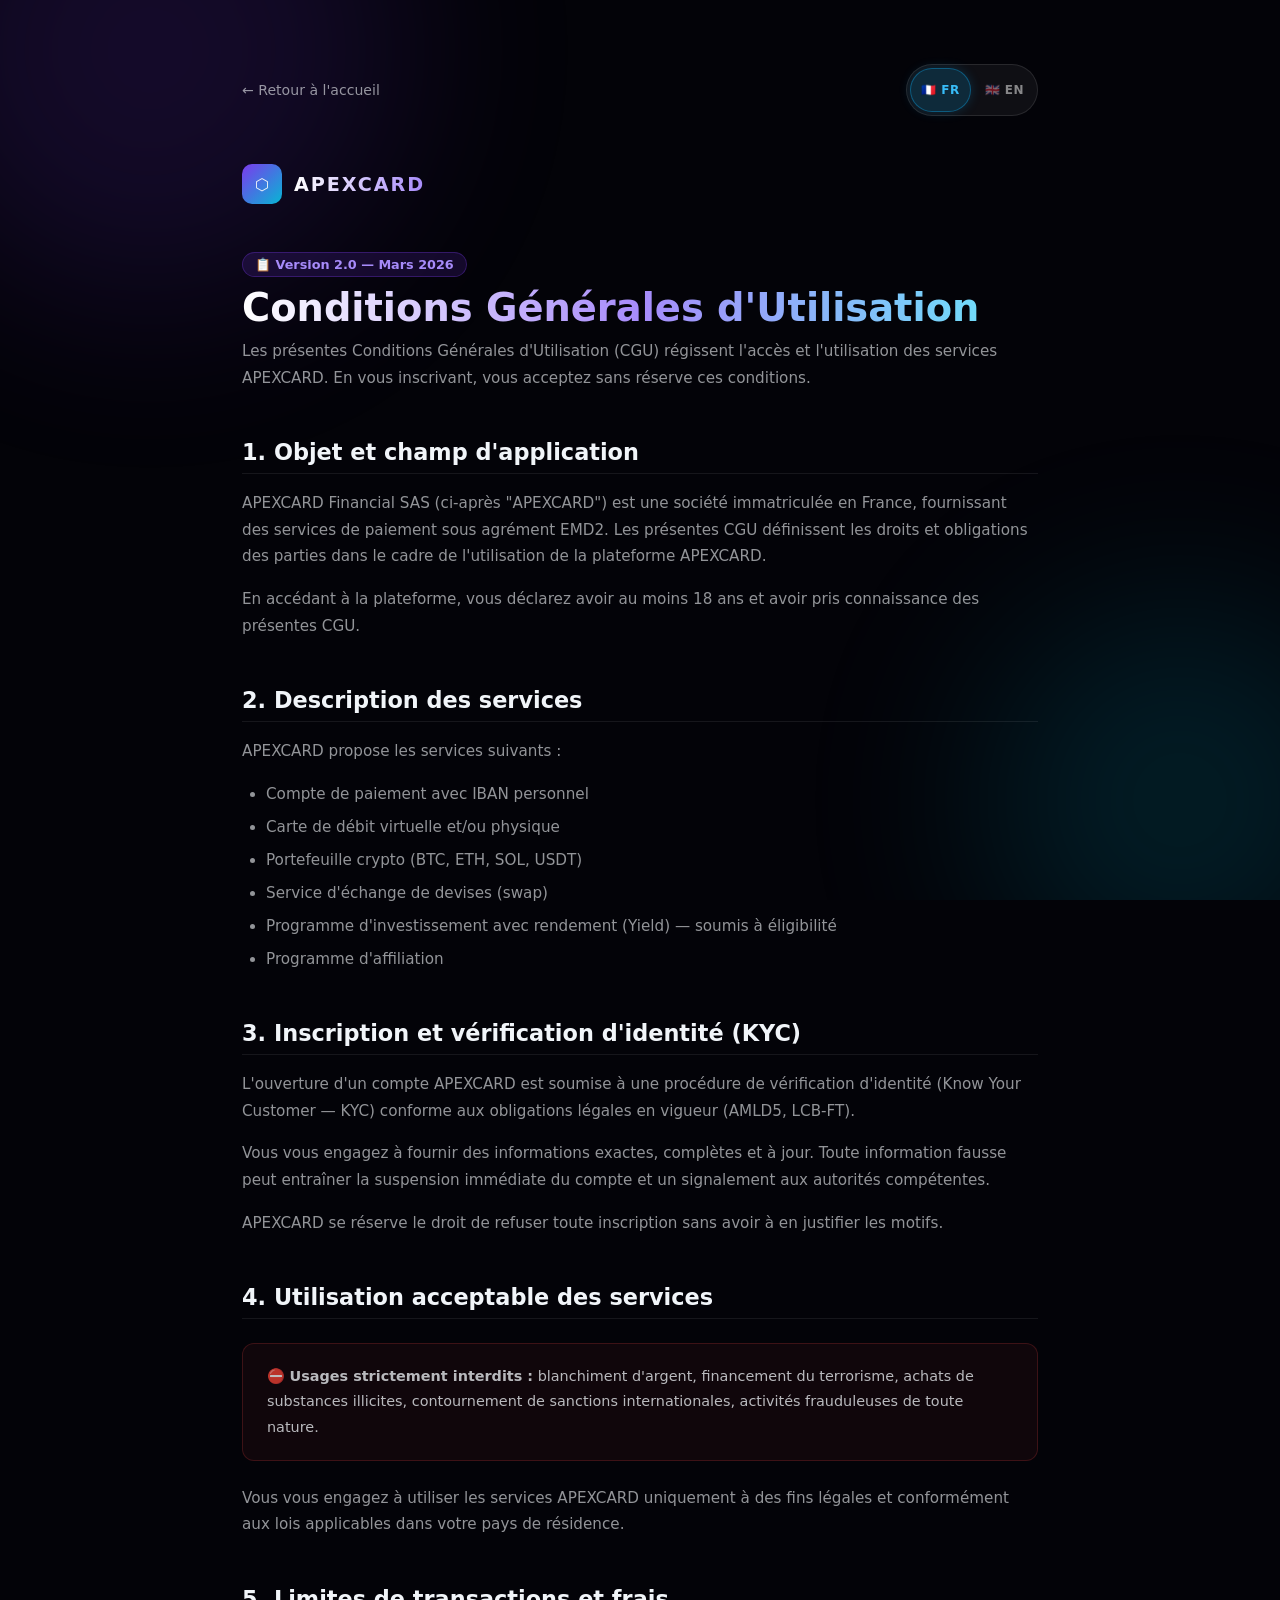
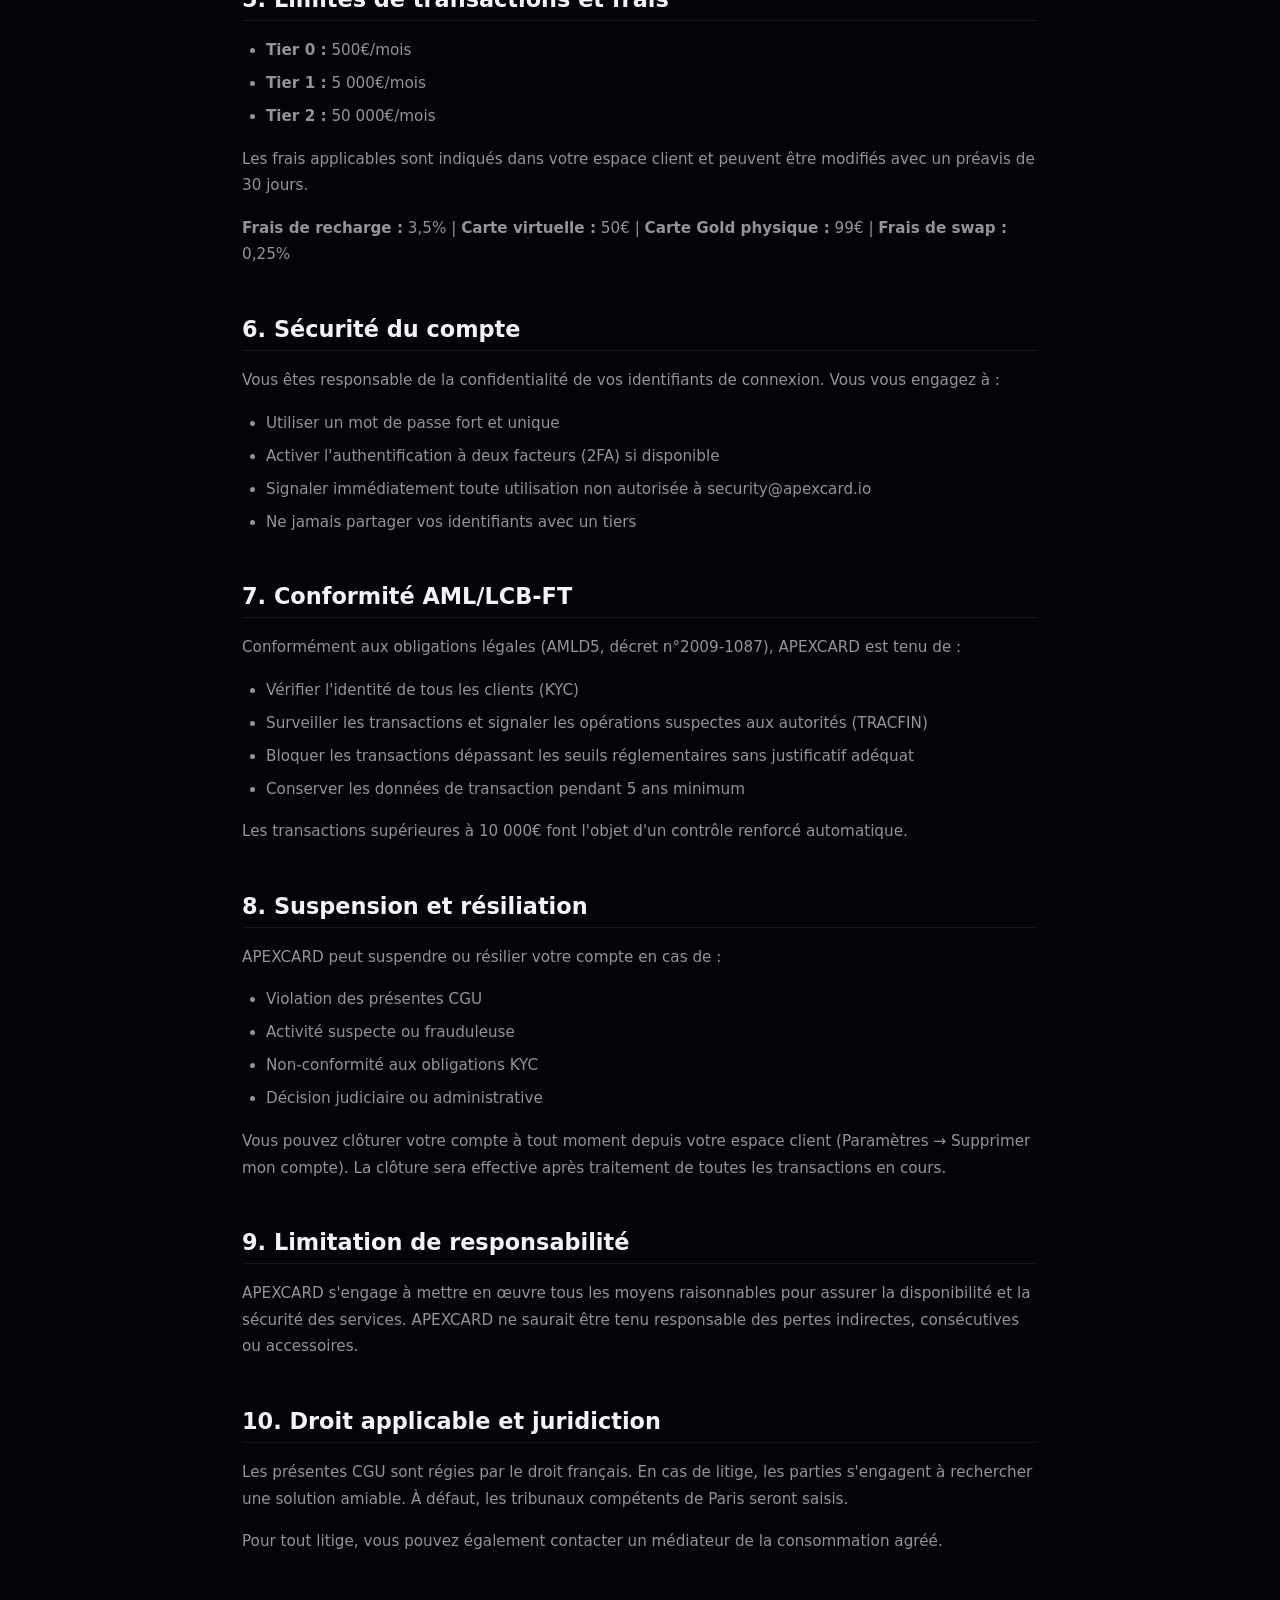
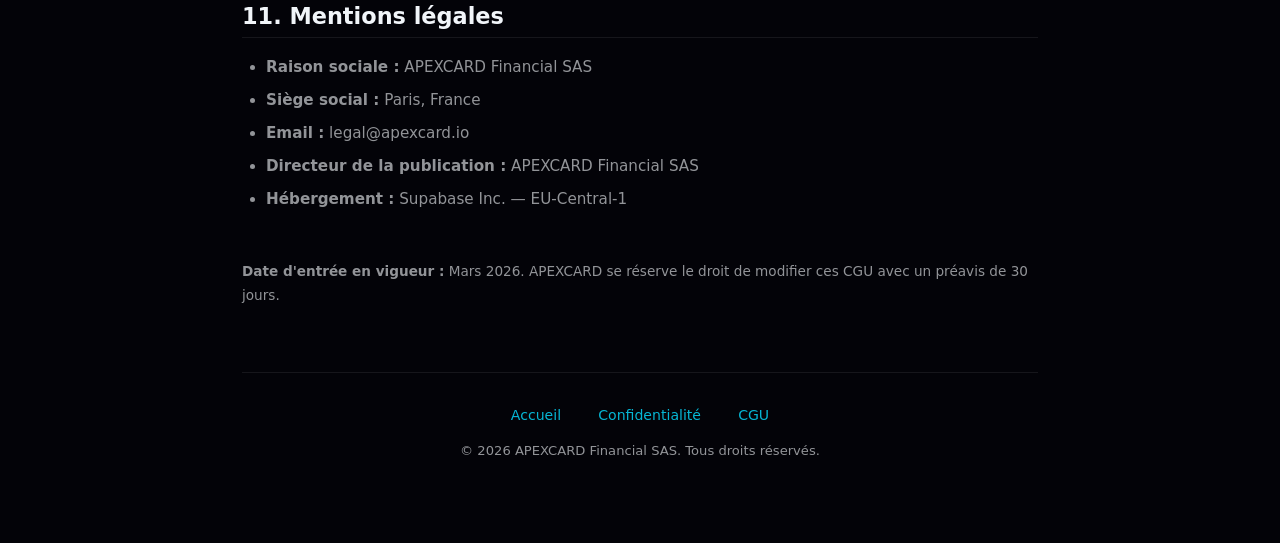
<file: legal.html>
<!DOCTYPE html>
<html lang="fr">
<head>
<meta charset="UTF-8">
<meta name="viewport" content="width=device-width, initial-scale=1.0">
<title data-i18n="page.title.legal">APEXCARD — CGU</title>
<meta http-equiv="Content-Security-Policy" content="default-src 'self'; script-src 'self' 'unsafe-inline' cdn.jsdelivr.net fonts.googleapis.com; style-src 'self' 'unsafe-inline' fonts.googleapis.com fonts.gstatic.com; connect-src 'self' https://*.supabase.co wss://*.supabase.co; font-src fonts.gstatic.com; img-src 'self' data: blob:; frame-ancestors 'none';">
<meta http-equiv="X-Content-Type-Options" content="nosniff">
<meta http-equiv="Referrer-Policy" content="strict-origin-when-cross-origin">
<meta http-equiv="Permissions-Policy" content="camera=(), microphone=(), geolocation=()">
<link href="https://fonts.googleapis.com/css2?family=Space+Grotesk:wght@300;400;500;600;700&display=swap" rel="stylesheet">
<style>
  *, *::before, *::after { box-sizing: border-box; margin: 0; padding: 0; }
  :root {
    --bg: #030308; --violet: #7C3AED; --cyan: #06B6D4;
    --text: #F1F5F9; --muted: rgba(241,245,249,0.6);
    --border: rgba(255,255,255,0.08); --surface: rgba(255,255,255,0.04);
  }
  html, body { background: var(--bg); font-family: 'Space Grotesk', system-ui, sans-serif; color: var(--text); min-height: 100vh; }
  .orbs { position: fixed; inset: 0; pointer-events: none; overflow: hidden; }
  .orb { position: absolute; border-radius: 50%; filter: blur(100px); opacity: 0.15; }
  .o1 { width: 500px; height: 500px; background: #7C3AED; top: -200px; left: -100px; }
  .o2 { width: 400px; height: 400px; background: #06B6D4; bottom: -100px; right: -100px; }
  .container { max-width: 860px; margin: 0 auto; padding: 4rem 2rem; position: relative; z-index: 1; }
  .nav-back { display: inline-flex; align-items: center; gap: 8px; color: var(--muted); text-decoration: none; font-size: 0.88rem; margin-bottom: 3rem; transition: color 0.2s; }
  .nav-back:hover { color: var(--text); }
  .logo { display: flex; align-items: center; gap: 12px; margin-bottom: 3rem; }
  .logo-icon { width: 40px; height: 40px; background: linear-gradient(135deg, #7C3AED, #06B6D4); border-radius: 10px; display: flex; align-items: center; justify-content: center; font-weight: 800; font-size: 16px; }
  .logo-name { font-size: 1.2rem; font-weight: 800; letter-spacing: 0.1em; background: linear-gradient(90deg, #fff, #a78bfa); -webkit-background-clip: text; -webkit-text-fill-color: transparent; background-clip: text; }
  h1 { font-size: 2.4rem; font-weight: 800; margin-bottom: 0.5rem; background: linear-gradient(90deg, #fff, #a78bfa, #67e8f9); -webkit-background-clip: text; -webkit-text-fill-color: transparent; background-clip: text; }
  .subtitle { color: var(--muted); font-size: 0.95rem; margin-bottom: 3rem; }
  h2 { font-size: 1.4rem; font-weight: 700; margin: 3rem 0 1rem; padding-bottom: 0.5rem; border-bottom: 1px solid var(--border); }
  h3 { font-size: 1.1rem; font-weight: 600; margin: 1.5rem 0 0.75rem; }
  p { color: var(--muted); line-height: 1.75; margin-bottom: 1rem; font-size: 0.95rem; }
  ul, ol { color: var(--muted); line-height: 1.75; margin-bottom: 1rem; padding-left: 1.5rem; font-size: 0.95rem; }
  li { margin-bottom: 0.4rem; }
  .badge { display: inline-flex; align-items: center; gap: 6px; background: rgba(124,58,237,0.15); border: 1px solid rgba(124,58,237,0.3); border-radius: 100px; padding: 4px 12px; font-size: 0.8rem; font-weight: 600; color: #a78bfa; margin-bottom: 0.5rem; }
  .warning-box { background: rgba(239,68,68,0.06); border: 1px solid rgba(239,68,68,0.2); border-radius: 12px; padding: 1.25rem 1.5rem; margin: 1.5rem 0; }
  .warning-box p { margin: 0; color: rgba(241,245,249,0.75); font-size: 0.9rem; }
  footer { margin-top: 4rem; padding-top: 2rem; border-top: 1px solid var(--border); text-align: center; }
  footer a { color: var(--cyan); text-decoration: none; margin: 0 1rem; font-size: 0.88rem; }
  footer p { font-size: 0.82rem; margin-top: 1rem; }
  body { animation: legalFadeIn 0.5s ease both; }
  @keyframes legalFadeIn { from { opacity: 0; } to { opacity: 1; } }
</style>
<link rel="stylesheet" href="css/responsive.css">
</head>
<body>
<div class="orbs"><div class="orb o1"></div><div class="orb o2"></div></div>

<div class="container">
  <div style="display:flex;justify-content:space-between;align-items:center;margin-bottom:3rem">
    <a href="index.html" class="nav-back" data-i18n="nav.back_home" style="margin-bottom:0">← Retour à l'accueil</a>
    <div class="lang-switcher">
      <button onclick="i18n.setLang('fr')" data-lang="fr" class="lang-btn active">🇫🇷 FR</button>
      <button onclick="i18n.setLang('en')" data-lang="en" class="lang-btn">🇬🇧 EN</button>
    </div>
  </div>

  <div class="logo">
    <div class="logo-icon">⬡</div>
    <div class="logo-name">APEXCARD</div>
  </div>

  <div class="badge" data-i18n="legal.badge">📋 Version 2.0 — Mars 2026</div>
  <h1 data-i18n="legal.title">Conditions Générales d'Utilisation</h1>
  <p class="subtitle" data-i18n="legal.sub">Les présentes Conditions Générales d'Utilisation (CGU) régissent l'accès et l'utilisation des services APEXCARD. En vous inscrivant, vous acceptez sans réserve ces conditions.</p>

  <!-- 1. Objet -->
  <h2 id="objet" data-i18n="legal.h.scope">1. Objet et champ d'application</h2>
  <p>APEXCARD Financial SAS (ci-après "APEXCARD") est une société immatriculée en France, fournissant des services de paiement sous agrément EMD2. Les présentes CGU définissent les droits et obligations des parties dans le cadre de l'utilisation de la plateforme APEXCARD.</p>
  <p>En accédant à la plateforme, vous déclarez avoir au moins 18 ans et avoir pris connaissance des présentes CGU.</p>

  <!-- 2. Services -->
  <h2 id="services" data-i18n="legal.h.services">2. Description des services</h2>
  <p>APEXCARD propose les services suivants :</p>
  <ul>
    <li>Compte de paiement avec IBAN personnel</li>
    <li>Carte de débit virtuelle et/ou physique</li>
    <li>Portefeuille crypto (BTC, ETH, SOL, USDT)</li>
    <li>Service d'échange de devises (swap)</li>
    <li>Programme d'investissement avec rendement (Yield) — soumis à éligibilité</li>
    <li>Programme d'affiliation</li>
  </ul>

  <!-- 3. Inscription -->
  <h2 id="inscription" data-i18n="legal.h.kyc">3. Inscription et vérification d'identité (KYC)</h2>
  <p>L'ouverture d'un compte APEXCARD est soumise à une procédure de vérification d'identité (Know Your Customer — KYC) conforme aux obligations légales en vigueur (AMLD5, LCB-FT).</p>
  <p>Vous vous engagez à fournir des informations exactes, complètes et à jour. Toute information fausse peut entraîner la suspension immédiate du compte et un signalement aux autorités compétentes.</p>
  <p>APEXCARD se réserve le droit de refuser toute inscription sans avoir à en justifier les motifs.</p>

  <!-- 4. Utilisation acceptable -->
  <h2 id="usage" data-i18n="legal.h.usage">4. Utilisation acceptable des services</h2>
  <div class="warning-box">
    <p>⛔ <strong>Usages strictement interdits :</strong> blanchiment d'argent, financement du terrorisme, achats de substances illicites, contournement de sanctions internationales, activités frauduleuses de toute nature.</p>
  </div>
  <p>Vous vous engagez à utiliser les services APEXCARD uniquement à des fins légales et conformément aux lois applicables dans votre pays de résidence.</p>

  <!-- 5. Limites et frais -->
  <h2 id="limites" data-i18n="legal.h.limits">5. Limites de transactions et frais</h2>
  <ul>
    <li><strong>Tier 0 :</strong> 500€/mois</li>
    <li><strong>Tier 1 :</strong> 5 000€/mois</li>
    <li><strong>Tier 2 :</strong> 50 000€/mois</li>
  </ul>
  <p>Les frais applicables sont indiqués dans votre espace client et peuvent être modifiés avec un préavis de 30 jours.</p>
  <p><strong>Frais de recharge :</strong> 3,5% | <strong>Carte virtuelle :</strong> 50€ | <strong>Carte Gold physique :</strong> 99€ | <strong>Frais de swap :</strong> 0,25%</p>

  <!-- 6. Sécurité -->
  <h2 id="securite-compte" data-i18n="legal.h.security">6. Sécurité du compte</h2>
  <p>Vous êtes responsable de la confidentialité de vos identifiants de connexion. Vous vous engagez à :</p>
  <ul>
    <li>Utiliser un mot de passe fort et unique</li>
    <li>Activer l'authentification à deux facteurs (2FA) si disponible</li>
    <li>Signaler immédiatement toute utilisation non autorisée à security@apexcard.io</li>
    <li>Ne jamais partager vos identifiants avec un tiers</li>
  </ul>

  <!-- 7. AML -->
  <h2 id="aml" data-i18n="legal.h.aml">7. Conformité AML/LCB-FT</h2>
  <p>Conformément aux obligations légales (AMLD5, décret n°2009-1087), APEXCARD est tenu de :</p>
  <ul>
    <li>Vérifier l'identité de tous les clients (KYC)</li>
    <li>Surveiller les transactions et signaler les opérations suspectes aux autorités (TRACFIN)</li>
    <li>Bloquer les transactions dépassant les seuils réglementaires sans justificatif adéquat</li>
    <li>Conserver les données de transaction pendant 5 ans minimum</li>
  </ul>
  <p>Les transactions supérieures à 10 000€ font l'objet d'un contrôle renforcé automatique.</p>

  <!-- 8. Résiliation -->
  <h2 id="resiliation" data-i18n="legal.h.termination">8. Suspension et résiliation</h2>
  <p>APEXCARD peut suspendre ou résilier votre compte en cas de :</p>
  <ul>
    <li>Violation des présentes CGU</li>
    <li>Activité suspecte ou frauduleuse</li>
    <li>Non-conformité aux obligations KYC</li>
    <li>Décision judiciaire ou administrative</li>
  </ul>
  <p>Vous pouvez clôturer votre compte à tout moment depuis votre espace client (Paramètres → Supprimer mon compte). La clôture sera effective après traitement de toutes les transactions en cours.</p>

  <!-- 9. Responsabilité -->
  <h2 id="responsabilite" data-i18n="legal.h.liability">9. Limitation de responsabilité</h2>
  <p>APEXCARD s'engage à mettre en œuvre tous les moyens raisonnables pour assurer la disponibilité et la sécurité des services. APEXCARD ne saurait être tenu responsable des pertes indirectes, consécutives ou accessoires.</p>

  <!-- 10. Droit applicable -->
  <h2 id="droit" data-i18n="legal.h.law">10. Droit applicable et juridiction</h2>
  <p>Les présentes CGU sont régies par le droit français. En cas de litige, les parties s'engagent à rechercher une solution amiable. À défaut, les tribunaux compétents de Paris seront saisis.</p>
  <p>Pour tout litige, vous pouvez également contacter un médiateur de la consommation agréé.</p>

  <!-- 11. Mentions légales -->
  <h2 id="mentions" data-i18n="legal.h.mentions">11. Mentions légales</h2>
  <ul>
    <li><strong>Raison sociale :</strong> APEXCARD Financial SAS</li>
    <li><strong>Siège social :</strong> Paris, France</li>
    <li><strong>Email :</strong> legal@apexcard.io</li>
    <li><strong>Directeur de la publication :</strong> APEXCARD Financial SAS</li>
    <li><strong>Hébergement :</strong> Supabase Inc. — EU-Central-1</li>
  </ul>

  <p style="margin-top:3rem;font-size:0.85rem;color:var(--muted)"><strong>Date d'entrée en vigueur :</strong> Mars 2026. APEXCARD se réserve le droit de modifier ces CGU avec un préavis de 30 jours.</p>

  <footer>
    <a href="index.html" data-i18n="footer.home">Accueil</a>
    <a href="privacy.html" data-i18n="footer.privacy">Confidentialité</a>
    <a href="legal.html" data-i18n="footer.legal">CGU</a>
    <p style="color:var(--muted)" data-i18n="footer.rights">© 2026 APEXCARD Financial SAS. Tous droits réservés.</p>
  </footer>
</div>
<script src="js/i18n.js"></script>
<script>document.addEventListener('DOMContentLoaded', i18n.initLang)</script>
</body>
</html>
</file>
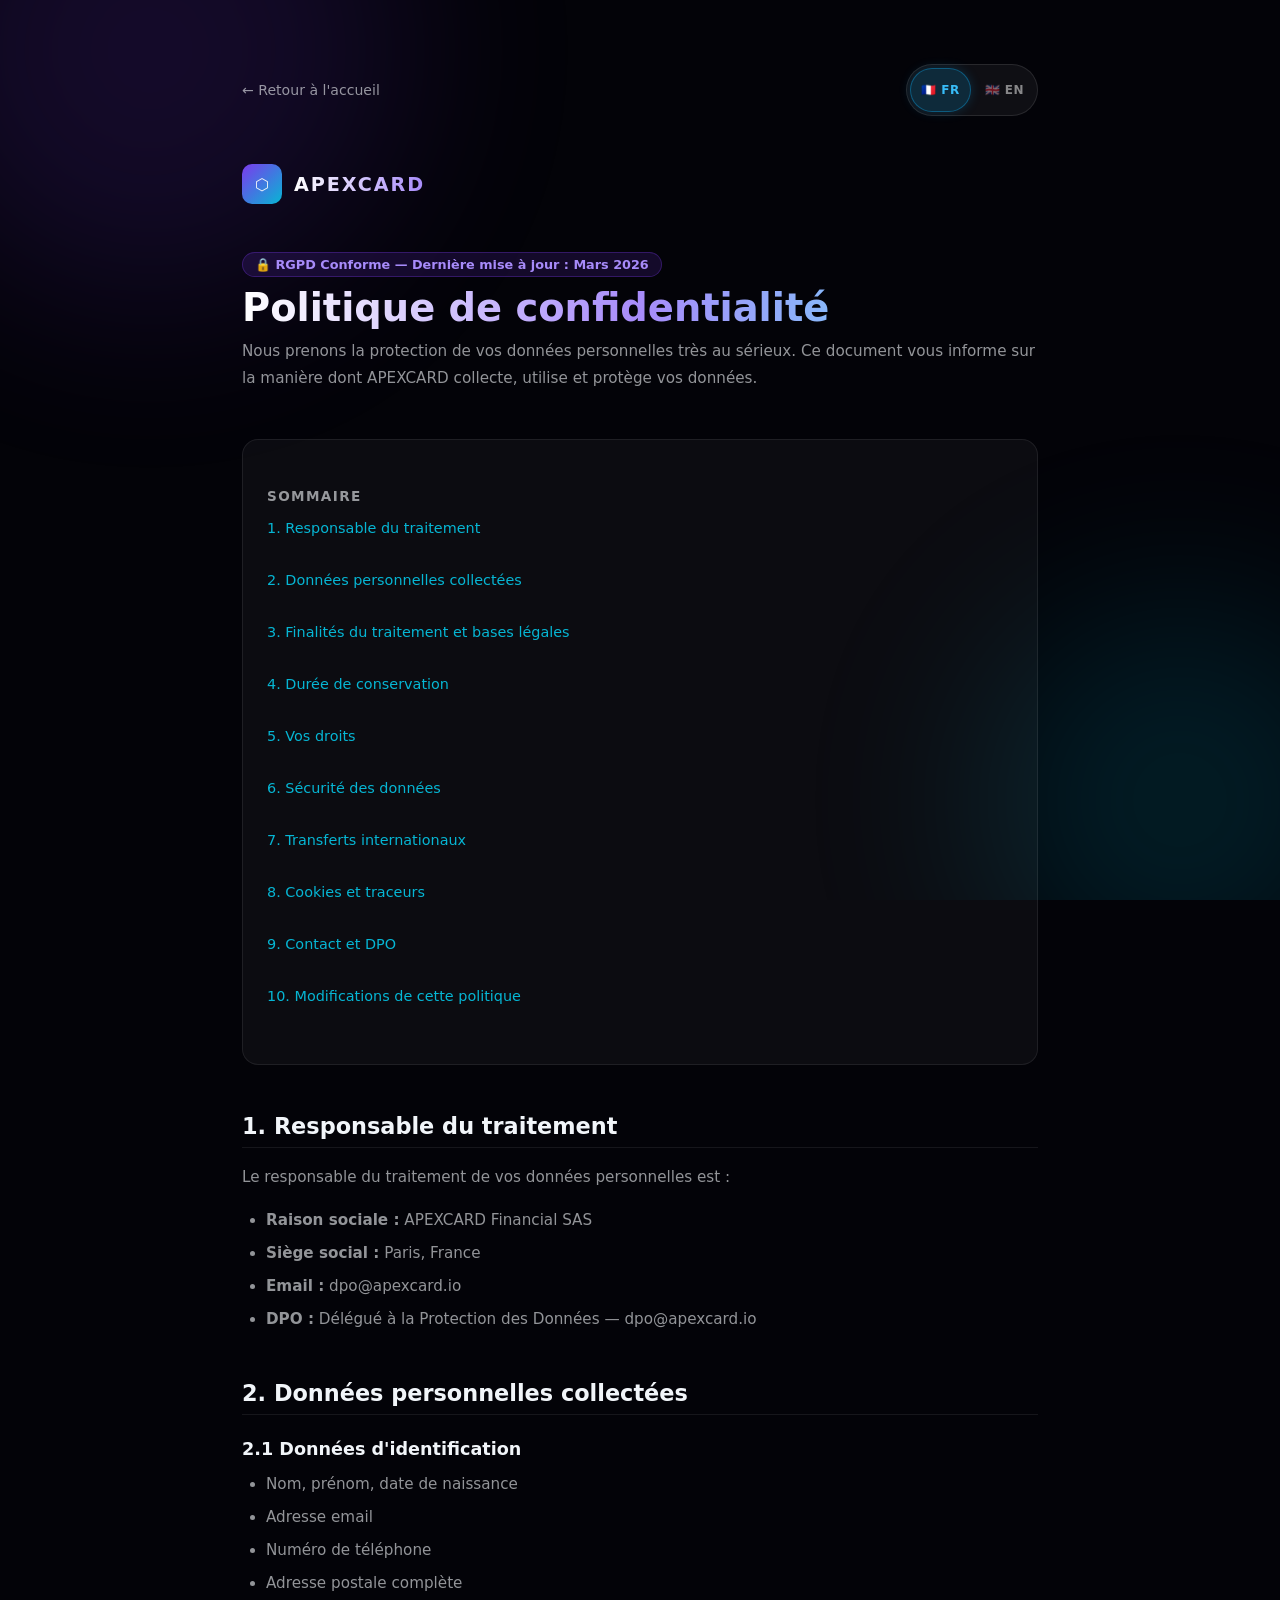
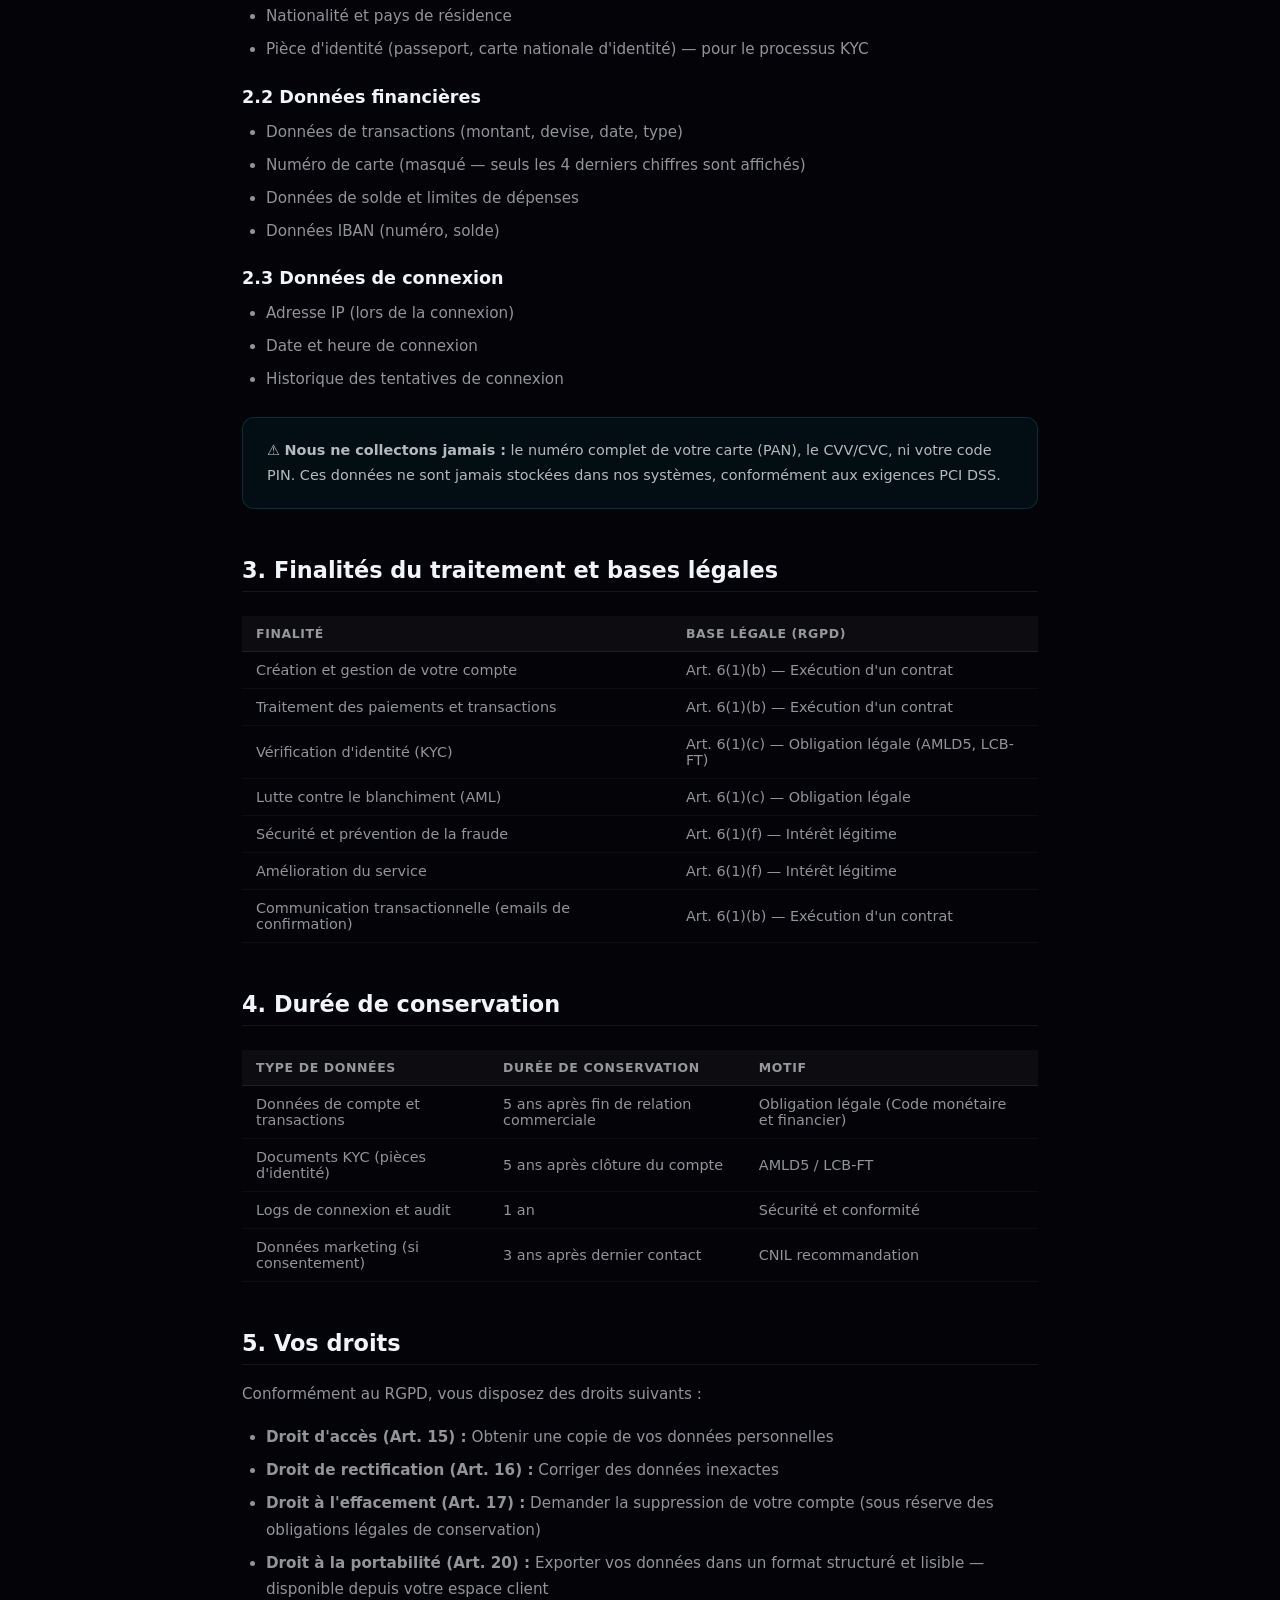
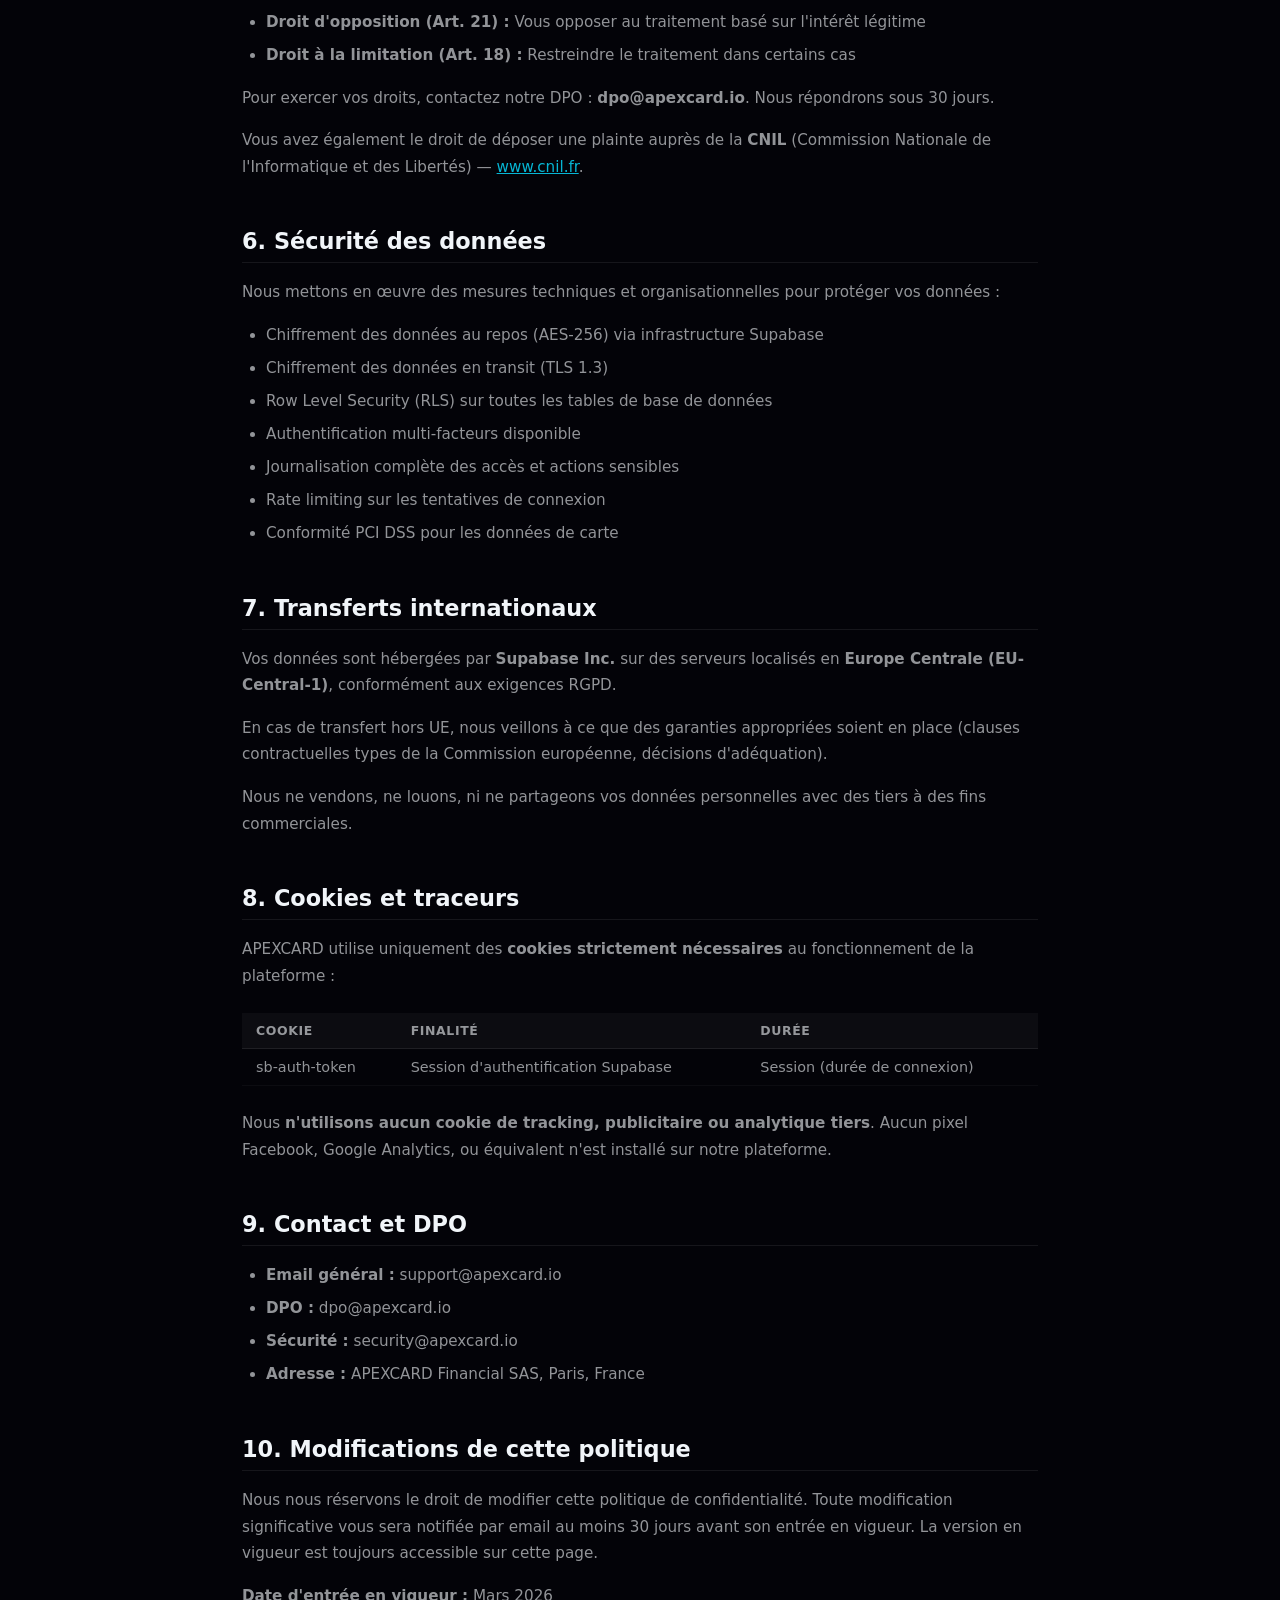
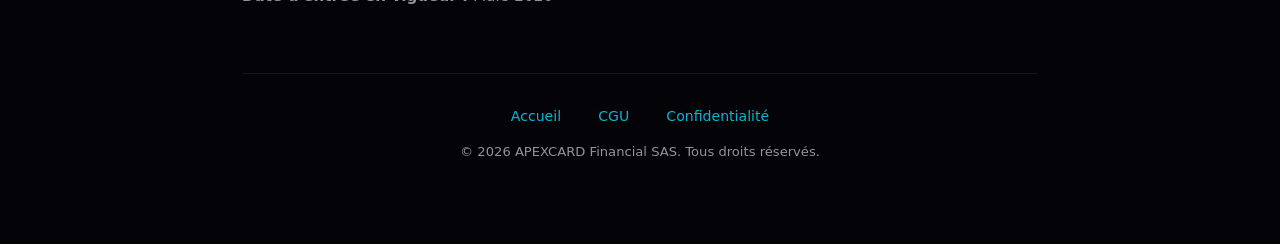
<file: privacy.html>
<!DOCTYPE html>
<html lang="fr">
<head>
<meta charset="UTF-8">
<meta name="viewport" content="width=device-width, initial-scale=1.0">
<title data-i18n="page.title.privacy">APEXCARD — Politique de confidentialité</title>
<meta http-equiv="Content-Security-Policy" content="default-src 'self'; script-src 'self' 'unsafe-inline' cdn.jsdelivr.net fonts.googleapis.com; style-src 'self' 'unsafe-inline' fonts.googleapis.com fonts.gstatic.com; connect-src 'self' https://*.supabase.co wss://*.supabase.co; font-src fonts.gstatic.com; img-src 'self' data: blob:; frame-ancestors 'none';">
<meta http-equiv="X-Content-Type-Options" content="nosniff">
<meta http-equiv="Referrer-Policy" content="strict-origin-when-cross-origin">
<meta http-equiv="Permissions-Policy" content="camera=(), microphone=(), geolocation=()">
<link href="https://fonts.googleapis.com/css2?family=Space+Grotesk:wght@300;400;500;600;700&display=swap" rel="stylesheet">
<style>
  *, *::before, *::after { box-sizing: border-box; margin: 0; padding: 0; }
  :root {
    --bg: #030308; --violet: #7C3AED; --cyan: #06B6D4;
    --text: #F1F5F9; --muted: rgba(241,245,249,0.6);
    --border: rgba(255,255,255,0.08); --surface: rgba(255,255,255,0.04);
  }
  html, body { background: var(--bg); font-family: 'Space Grotesk', system-ui, sans-serif; color: var(--text); min-height: 100vh; }
  .orbs { position: fixed; inset: 0; pointer-events: none; overflow: hidden; }
  .orb { position: absolute; border-radius: 50%; filter: blur(100px); opacity: 0.15; }
  .o1 { width: 500px; height: 500px; background: #7C3AED; top: -200px; left: -100px; }
  .o2 { width: 400px; height: 400px; background: #06B6D4; bottom: -100px; right: -100px; }
  .container { max-width: 860px; margin: 0 auto; padding: 4rem 2rem; position: relative; z-index: 1; }
  .nav-back { display: inline-flex; align-items: center; gap: 8px; color: var(--muted); text-decoration: none; font-size: 0.88rem; margin-bottom: 3rem; transition: color 0.2s; }
  .nav-back:hover { color: var(--text); }
  .logo { display: flex; align-items: center; gap: 12px; margin-bottom: 3rem; }
  .logo-icon { width: 40px; height: 40px; background: linear-gradient(135deg, #7C3AED, #06B6D4); border-radius: 10px; display: flex; align-items: center; justify-content: center; font-weight: 800; font-size: 16px; }
  .logo-name { font-size: 1.2rem; font-weight: 800; letter-spacing: 0.1em; background: linear-gradient(90deg, #fff, #a78bfa); -webkit-background-clip: text; -webkit-text-fill-color: transparent; background-clip: text; }
  h1 { font-size: 2.4rem; font-weight: 800; margin-bottom: 0.5rem; background: linear-gradient(90deg, #fff, #a78bfa, #67e8f9); -webkit-background-clip: text; -webkit-text-fill-color: transparent; background-clip: text; }
  .subtitle { color: var(--muted); font-size: 0.95rem; margin-bottom: 3rem; }
  .toc { background: var(--surface); border: 1px solid var(--border); border-radius: 16px; padding: 1.5rem; margin-bottom: 3rem; }
  .toc h3 { font-size: 0.85rem; font-weight: 600; color: var(--muted); text-transform: uppercase; letter-spacing: 0.1em; margin-bottom: 1rem; }
  .toc a { display: block; color: var(--cyan); font-size: 0.9rem; margin-bottom: 0.5rem; text-decoration: none; transition: color 0.2s; }
  .toc a:hover { color: #fff; }
  h2 { font-size: 1.4rem; font-weight: 700; margin: 3rem 0 1rem; padding-bottom: 0.5rem; border-bottom: 1px solid var(--border); color: var(--text); }
  h3 { font-size: 1.1rem; font-weight: 600; margin: 1.5rem 0 0.75rem; color: var(--text); }
  p { color: var(--muted); line-height: 1.75; margin-bottom: 1rem; font-size: 0.95rem; }
  ul, ol { color: var(--muted); line-height: 1.75; margin-bottom: 1rem; padding-left: 1.5rem; font-size: 0.95rem; }
  li { margin-bottom: 0.4rem; }
  .badge { display: inline-flex; align-items: center; gap: 6px; background: rgba(124,58,237,0.15); border: 1px solid rgba(124,58,237,0.3); border-radius: 100px; padding: 4px 12px; font-size: 0.8rem; font-weight: 600; color: #a78bfa; margin-bottom: 0.5rem; }
  .info-box { background: rgba(6,182,212,0.06); border: 1px solid rgba(6,182,212,0.2); border-radius: 12px; padding: 1.25rem 1.5rem; margin: 1.5rem 0; }
  .info-box p { margin: 0; color: rgba(241,245,249,0.75); font-size: 0.9rem; }
  table { width: 100%; border-collapse: collapse; margin: 1.5rem 0; font-size: 0.9rem; }
  th { background: var(--surface); padding: 10px 14px; text-align: left; font-size: 0.78rem; font-weight: 600; text-transform: uppercase; letter-spacing: 0.05em; color: var(--muted); border-bottom: 1px solid var(--border); }
  td { padding: 10px 14px; border-bottom: 1px solid rgba(255,255,255,0.04); color: var(--muted); }
  footer { margin-top: 4rem; padding-top: 2rem; border-top: 1px solid var(--border); text-align: center; }
  footer a { color: var(--cyan); text-decoration: none; margin: 0 1rem; font-size: 0.88rem; }
  footer p { font-size: 0.82rem; margin-top: 1rem; }
  body { animation: privFadeIn 0.5s ease both; }
  @keyframes privFadeIn { from { opacity: 0; } to { opacity: 1; } }
  .nav-back:focus-visible { outline: 2px solid rgba(124,58,237,0.6); outline-offset: 3px; border-radius: 6px; }
</style>
<link rel="stylesheet" href="css/responsive.css">
</head>
<body>
<div class="orbs"><div class="orb o1"></div><div class="orb o2"></div></div>

<div class="container">
  <div style="display:flex;justify-content:space-between;align-items:center;margin-bottom:3rem">
    <a href="index.html" class="nav-back" data-i18n="nav.back_home" style="margin-bottom:0">← Retour à l'accueil</a>
    <div class="lang-switcher">
      <button onclick="i18n.setLang('fr')" data-lang="fr" class="lang-btn active">🇫🇷 FR</button>
      <button onclick="i18n.setLang('en')" data-lang="en" class="lang-btn">🇬🇧 EN</button>
    </div>
  </div>

  <div class="logo">
    <div class="logo-icon">⬡</div>
    <div class="logo-name">APEXCARD</div>
  </div>

  <div class="badge" data-i18n="privacy.badge">🔒 RGPD Conforme — Dernière mise à jour : Mars 2026</div>
  <h1 data-i18n="privacy.title">Politique de confidentialité</h1>
  <p class="subtitle" data-i18n="privacy.sub">Nous prenons la protection de vos données personnelles très au sérieux. Ce document vous informe sur la manière dont APEXCARD collecte, utilise et protège vos données.</p>

  <div class="toc">
    <h3 data-i18n="privacy.toc.title">Sommaire</h3>
    <a href="#responsable" data-i18n="privacy.h.controller">1. Responsable du traitement</a>
    <a href="#donnees" data-i18n="privacy.h.data">2. Données personnelles collectées</a>
    <a href="#finalites" data-i18n="privacy.h.purposes">3. Finalités du traitement et bases légales</a>
    <a href="#conservation" data-i18n="privacy.h.retention">4. Durée de conservation</a>
    <a href="#droits" data-i18n="privacy.h.rights">5. Vos droits</a>
    <a href="#securite" data-i18n="privacy.h.security">6. Sécurité des données</a>
    <a href="#transferts" data-i18n="privacy.h.transfers">7. Transferts internationaux</a>
    <a href="#cookies" id="cookies" data-i18n="privacy.h.cookies">8. Cookies et traceurs</a>
    <a href="#contact" data-i18n="privacy.h.contact">9. Contact et DPO</a>
    <a href="#modifications" data-i18n="privacy.h.changes">10. Modifications de cette politique</a>
  </div>

  <!-- 1. Responsable -->
  <h2 id="responsable" data-i18n="privacy.h.controller">1. Responsable du traitement</h2>
  <p>Le responsable du traitement de vos données personnelles est :</p>
  <ul>
    <li><strong>Raison sociale :</strong> APEXCARD Financial SAS</li>
    <li><strong>Siège social :</strong> Paris, France</li>
    <li><strong>Email :</strong> dpo@apexcard.io</li>
    <li><strong>DPO :</strong> Délégué à la Protection des Données — dpo@apexcard.io</li>
  </ul>

  <!-- 2. Données collectées -->
  <h2 id="donnees">2. Données personnelles collectées</h2>
  <h3>2.1 Données d'identification</h3>
  <ul>
    <li>Nom, prénom, date de naissance</li>
    <li>Adresse email</li>
    <li>Numéro de téléphone</li>
    <li>Adresse postale complète</li>
    <li>Nationalité et pays de résidence</li>
    <li>Pièce d'identité (passeport, carte nationale d'identité) — pour le processus KYC</li>
  </ul>
  <h3>2.2 Données financières</h3>
  <ul>
    <li>Données de transactions (montant, devise, date, type)</li>
    <li>Numéro de carte (masqué — seuls les 4 derniers chiffres sont affichés)</li>
    <li>Données de solde et limites de dépenses</li>
    <li>Données IBAN (numéro, solde)</li>
  </ul>
  <h3>2.3 Données de connexion</h3>
  <ul>
    <li>Adresse IP (lors de la connexion)</li>
    <li>Date et heure de connexion</li>
    <li>Historique des tentatives de connexion</li>
  </ul>
  <div class="info-box">
    <p>⚠️ <strong>Nous ne collectons jamais :</strong> le numéro complet de votre carte (PAN), le CVV/CVC, ni votre code PIN. Ces données ne sont jamais stockées dans nos systèmes, conformément aux exigences PCI DSS.</p>
  </div>

  <!-- 3. Finalités -->
  <h2 id="finalites">3. Finalités du traitement et bases légales</h2>
  <table>
    <thead>
      <tr><th>Finalité</th><th>Base légale (RGPD)</th></tr>
    </thead>
    <tbody>
      <tr><td>Création et gestion de votre compte</td><td>Art. 6(1)(b) — Exécution d'un contrat</td></tr>
      <tr><td>Traitement des paiements et transactions</td><td>Art. 6(1)(b) — Exécution d'un contrat</td></tr>
      <tr><td>Vérification d'identité (KYC)</td><td>Art. 6(1)(c) — Obligation légale (AMLD5, LCB-FT)</td></tr>
      <tr><td>Lutte contre le blanchiment (AML)</td><td>Art. 6(1)(c) — Obligation légale</td></tr>
      <tr><td>Sécurité et prévention de la fraude</td><td>Art. 6(1)(f) — Intérêt légitime</td></tr>
      <tr><td>Amélioration du service</td><td>Art. 6(1)(f) — Intérêt légitime</td></tr>
      <tr><td>Communication transactionnelle (emails de confirmation)</td><td>Art. 6(1)(b) — Exécution d'un contrat</td></tr>
    </tbody>
  </table>

  <!-- 4. Conservation -->
  <h2 id="conservation">4. Durée de conservation</h2>
  <table>
    <thead>
      <tr><th>Type de données</th><th>Durée de conservation</th><th>Motif</th></tr>
    </thead>
    <tbody>
      <tr><td>Données de compte et transactions</td><td>5 ans après fin de relation commerciale</td><td>Obligation légale (Code monétaire et financier)</td></tr>
      <tr><td>Documents KYC (pièces d'identité)</td><td>5 ans après clôture du compte</td><td>AMLD5 / LCB-FT</td></tr>
      <tr><td>Logs de connexion et audit</td><td>1 an</td><td>Sécurité et conformité</td></tr>
      <tr><td>Données marketing (si consentement)</td><td>3 ans après dernier contact</td><td>CNIL recommandation</td></tr>
    </tbody>
  </table>

  <!-- 5. Droits -->
  <h2 id="droits">5. Vos droits</h2>
  <p>Conformément au RGPD, vous disposez des droits suivants :</p>
  <ul>
    <li><strong>Droit d'accès (Art. 15) :</strong> Obtenir une copie de vos données personnelles</li>
    <li><strong>Droit de rectification (Art. 16) :</strong> Corriger des données inexactes</li>
    <li><strong>Droit à l'effacement (Art. 17) :</strong> Demander la suppression de votre compte (sous réserve des obligations légales de conservation)</li>
    <li><strong>Droit à la portabilité (Art. 20) :</strong> Exporter vos données dans un format structuré et lisible — disponible depuis votre espace client</li>
    <li><strong>Droit d'opposition (Art. 21) :</strong> Vous opposer au traitement basé sur l'intérêt légitime</li>
    <li><strong>Droit à la limitation (Art. 18) :</strong> Restreindre le traitement dans certains cas</li>
  </ul>
  <p>Pour exercer vos droits, contactez notre DPO : <strong>dpo@apexcard.io</strong>. Nous répondrons sous 30 jours.</p>
  <p>Vous avez également le droit de déposer une plainte auprès de la <strong>CNIL</strong> (Commission Nationale de l'Informatique et des Libertés) — <a href="https://www.cnil.fr" target="_blank" rel="noopener noreferrer" style="color:var(--cyan)">www.cnil.fr</a>.</p>

  <!-- 6. Sécurité -->
  <h2 id="securite">6. Sécurité des données</h2>
  <p>Nous mettons en œuvre des mesures techniques et organisationnelles pour protéger vos données :</p>
  <ul>
    <li>Chiffrement des données au repos (AES-256) via infrastructure Supabase</li>
    <li>Chiffrement des données en transit (TLS 1.3)</li>
    <li>Row Level Security (RLS) sur toutes les tables de base de données</li>
    <li>Authentification multi-facteurs disponible</li>
    <li>Journalisation complète des accès et actions sensibles</li>
    <li>Rate limiting sur les tentatives de connexion</li>
    <li>Conformité PCI DSS pour les données de carte</li>
  </ul>

  <!-- 7. Transferts -->
  <h2 id="transferts">7. Transferts internationaux</h2>
  <p>Vos données sont hébergées par <strong>Supabase Inc.</strong> sur des serveurs localisés en <strong>Europe Centrale (EU-Central-1)</strong>, conformément aux exigences RGPD.</p>
  <p>En cas de transfert hors UE, nous veillons à ce que des garanties appropriées soient en place (clauses contractuelles types de la Commission européenne, décisions d'adéquation).</p>
  <p>Nous ne vendons, ne louons, ni ne partageons vos données personnelles avec des tiers à des fins commerciales.</p>

  <!-- 8. Cookies -->
  <h2 id="cookies">8. Cookies et traceurs</h2>
  <p>APEXCARD utilise uniquement des <strong>cookies strictement nécessaires</strong> au fonctionnement de la plateforme :</p>
  <table>
    <thead>
      <tr><th>Cookie</th><th>Finalité</th><th>Durée</th></tr>
    </thead>
    <tbody>
      <tr><td>sb-auth-token</td><td>Session d'authentification Supabase</td><td>Session (durée de connexion)</td></tr>
    </tbody>
  </table>
  <p>Nous <strong>n'utilisons aucun cookie de tracking, publicitaire ou analytique tiers</strong>. Aucun pixel Facebook, Google Analytics, ou équivalent n'est installé sur notre plateforme.</p>

  <!-- 9. Contact -->
  <h2 id="contact">9. Contact et DPO</h2>
  <ul>
    <li><strong>Email général :</strong> support@apexcard.io</li>
    <li><strong>DPO :</strong> dpo@apexcard.io</li>
    <li><strong>Sécurité :</strong> security@apexcard.io</li>
    <li><strong>Adresse :</strong> APEXCARD Financial SAS, Paris, France</li>
  </ul>

  <!-- 10. Modifications -->
  <h2 id="modifications">10. Modifications de cette politique</h2>
  <p>Nous nous réservons le droit de modifier cette politique de confidentialité. Toute modification significative vous sera notifiée par email au moins 30 jours avant son entrée en vigueur. La version en vigueur est toujours accessible sur cette page.</p>
  <p><strong>Date d'entrée en vigueur :</strong> Mars 2026</p>

  <footer>
    <a href="index.html" data-i18n="footer.home">Accueil</a>
    <a href="legal.html" data-i18n="footer.legal">CGU</a>
    <a href="privacy.html" data-i18n="footer.privacy">Confidentialité</a>
    <p style="color:var(--muted)" data-i18n="footer.rights">© 2026 APEXCARD Financial SAS. Tous droits réservés.</p>
  </footer>
</div>
<script src="js/i18n.js"></script>
<script>document.addEventListener('DOMContentLoaded', i18n.initLang)</script>
</body>
</html>
</file>
<file: css/responsive.css>
/*
 * responsive.css — APEXCARD Responsive Audit Fixes
 * Covers: mobile nav, table overflow, touch targets, modals, typography, cards, lang-switcher
 * Breakpoints: 480px, 560px, 768px, 900px, 1024px
 */

/* ═══════════════════════════════════════════
   0. BASE — PREVENT HORIZONTAL OVERFLOW
═══════════════════════════════════════════ */
*,
*::before,
*::after {
  box-sizing: border-box;
}

html {
  overflow-x: hidden;
}

img,
video,
svg {
  max-width: 100%;
  height: auto;
}

/* ═══════════════════════════════════════════
   1. TOUCH TARGETS (Apple HIG: 44px min)
═══════════════════════════════════════════ */
button,
a,
[role="button"],
.nav-item,
.lang-btn,
.hamburger {
  min-height: 44px;
  /* ensures the tap region is always comfortable */
}

/* Icon-only buttons that are visually square */
.hamburger {
  min-width: 44px;
  min-height: 44px;
}

/* ═══════════════════════════════════════════
   2. INPUTS — prevent iOS zoom (font-size ≥ 16px)
═══════════════════════════════════════════ */
input,
select,
textarea {
  font-size: 16px !important;
}

/* ═══════════════════════════════════════════
   3. LANG SWITCHER — mobile safe positioning
═══════════════════════════════════════════ */
.lang-switcher {
  display: flex;
  gap: 4px;
  flex-wrap: nowrap;
  align-items: center;
}

.lang-btn {
  white-space: nowrap;
  padding: 6px 10px;
  font-size: 13px;
}

@media (max-width: 768px) {
  /* lang-switcher in fixed position (login.html) should not overflow */
  [style*="position:fixed"][style*="top:1.2rem"][style*="right:1.5rem"],
  [style*="position: fixed"][style*="top: 1.2rem"][style*="right: 1.5rem"] {
    top: 0.75rem !important;
    right: 0.75rem !important;
  }
}

/* ═══════════════════════════════════════════
   4. TABLE OVERFLOW — scroll on mobile
═══════════════════════════════════════════ */
.table-wrap,
.table-responsive {
  overflow-x: auto;
  -webkit-overflow-scrolling: touch;
  /* prevent content from squishing on tiny screens */
  min-width: 0;
}

/* data-table minimum column widths to keep tables readable */
.data-table {
  min-width: 600px;
}

/* Allow table cell text to wrap on larger screens */
.data-table td,
.data-table th {
  white-space: nowrap;
}

/* ═══════════════════════════════════════════
   5. INDEX.HTML — NAVBAR & HAMBURGER
═══════════════════════════════════════════ */

/* Ensure lang-switcher inside nav-cta doesn't overflow */
@media (max-width: 768px) {
  .nav-inner {
    padding: 0 16px;
  }

  /* Mobile menu lang-switcher (inside mobile-menu) */
  .mobile-menu .lang-switcher {
    margin-top: 16px;
    justify-content: flex-start;
  }

  /* Hamburger should have proper cursor on mobile */
  .hamburger {
    cursor: pointer !important;
  }
}

/* ═══════════════════════════════════════════
   6. INDEX.HTML — HERO & TYPOGRAPHY
═══════════════════════════════════════════ */

/* Hero title already uses clamp(), but let's guard the sub-text */
@media (max-width: 480px) {
  .hero {
    padding: 100px 16px 60px;
  }

  .hero-sub {
    font-size: clamp(15px, 4vw, 18px);
  }

  /* Stats grid gap on mobile */
  .stats-grid {
    gap: 2px;
  }
}

/* ═══════════════════════════════════════════
   7. INDEX.HTML — BENTO GRID MOBILE
═══════════════════════════════════════════ */
@media (max-width: 768px) {
  /* security-items is a 1fr 1fr grid inside a bento card */
  .security-items {
    grid-template-columns: 1fr;
  }

  /* swap feature row on mobile */
  .swap-row {
    flex-direction: column;
    gap: 8px;
  }

  /* footer nav links */
  .footer-links {
    flex-wrap: wrap;
    gap: 12px;
    justify-content: center;
  }
}

/* ═══════════════════════════════════════════
   8. INDEX.HTML — BANK CARD (hero/3D card)
═══════════════════════════════════════════ */
@media (max-width: 768px) {
  .card-3d-wrapper {
    width: 100%;
    max-width: 320px;
    height: auto;
    aspect-ratio: 1.586; /* standard credit card ratio */
  }

  .card-face {
    padding: 16px;
  }

  .card-number {
    font-size: clamp(12px, 3.5vw, 16px);
    letter-spacing: 0.1em;
  }
}

/* ═══════════════════════════════════════════
   9. APP-USER.HTML — SIDEBAR MOBILE
═══════════════════════════════════════════ */

/* Already handled inline in app-user.html; add transition for smoothness */
@media (max-width: 768px) {
  .sidebar {
    transition: transform 0.3s cubic-bezier(0.22, 1, 0.36, 1);
  }

  /* Ensure sidebar-overlay has a smooth fade */
  .sidebar-overlay {
    transition: opacity 0.3s;
    opacity: 0;
  }

  .sidebar-overlay.open {
    opacity: 1;
  }

  /* Content padding-top makes room for the hamburger button */
  .content {
    padding-top: 4rem;
  }

  /* Credit cards in app-user: 100% wide on mobile */
  .credit-card-3d {
    width: 100% !important;
    max-width: 340px;
  }

  /* Wallet data-table wrapper — make sure it scrolls */
  .data-table-wrap,
  .wallet-table-wrap {
    overflow-x: auto;
    -webkit-overflow-scrolling: touch;
  }

  /* Donut chart layout — stack on mobile */
  .donut-wrap {
    flex-direction: column;
    align-items: flex-start;
  }
}

/* Wallet table wrapper (app-user section containing .data-table) */
@media (max-width: 768px) {
  /* wrap the wallet table that has no explicit wrapper */
  section .data-table {
    min-width: 540px;
  }
}

/* ═══════════════════════════════════════════
   10. APP-USER.HTML — MODALS (bottom-sheet on mobile)
═══════════════════════════════════════════ */
@media (max-width: 768px) {
  .modal-overlay {
    align-items: flex-end;
    padding: 0;
  }

  .modal {
    width: 100% !important;
    max-width: 100% !important;
    border-radius: 24px 24px 0 0;
    max-height: 90vh;
    overflow-y: auto;
    padding: 1.5rem 1.25rem;
    /* slide up animation handled by existing scaleIn or default */
  }
}

/* ═══════════════════════════════════════════
   11. APP-ADMIN.HTML — SIDEBAR MOBILE
═══════════════════════════════════════════ */
@media (max-width: 900px) {
  /* Sidebar overlay (missing in app-admin) */
  #sidebar-overlay {
    position: fixed;
    inset: 0;
    z-index: 15;
    background: rgba(0, 0, 0, 0.55);
    backdrop-filter: blur(4px);
    display: none;
  }

  #sidebar-overlay.open {
    display: block;
  }

  /* Smooth sidebar transition */
  .sidebar {
    transition: transform 0.3s cubic-bezier(0.22, 1, 0.36, 1);
    position: fixed;
    top: 0;
    left: 0;
    height: 100%;
    z-index: 30;
  }

  /* Admin topbar — padding for hamburger */
  .topbar {
    padding-left: 60px;
  }

  /* Content area on admin */
  .content {
    padding: 20px 16px;
  }
}

/* ═══════════════════════════════════════════
   12. APP-ADMIN.HTML — MODALS (bottom-sheet on mobile)
═══════════════════════════════════════════ */
@media (max-width: 768px) {
  .modal-overlay {
    align-items: flex-end;
    padding: 0;
  }

  .modal {
    width: 100% !important;
    max-width: 100% !important;
    border-radius: 20px 20px 0 0;
    max-height: 90vh;
    overflow-y: auto;
    padding: 24px 20px;
  }
}

/* ═══════════════════════════════════════════
   13. APP-ADMIN.HTML — KPI GRIDS
═══════════════════════════════════════════ */
@media (max-width: 560px) {
  .kpi-grid {
    gap: 10px;
  }

  /* Topbar title font size */
  .topbar-title {
    font-size: 16px;
  }

  /* Admin content padding */
  .content {
    padding: 12px;
  }
}

/* ═══════════════════════════════════════════
   14. LOGIN.HTML — CARD & LANG SWITCHER
═══════════════════════════════════════════ */
@media (max-width: 480px) {
  /* Login card should be full width on tiny screens */
  .login-card {
    padding: 1.5rem 1rem;
  }

  /* lang-switcher position: avoid overflow on 375px */
  .page > div[style*="position:fixed"],
  .page > div[style*="position: fixed"] {
    right: 0.5rem !important;
    top: 0.5rem !important;
  }
}

/* ═══════════════════════════════════════════
   15. ONBOARDING.HTML — LAYOUT
═══════════════════════════════════════════ */
@media (max-width: 480px) {
  .onboarding-card,
  .step-card {
    padding: 1.5rem 1rem;
    margin: 0 0.5rem;
  }
}

/* ═══════════════════════════════════════════
   16. GENERAL — FIXED WIDTH ELEMENTS
═══════════════════════════════════════════ */

/* Prevent elements with fixed widths from breaking layout */
@media (max-width: 480px) {
  /* Common pattern: fixed-px containers */
  [style*="width: 340px"],
  [style*="width:340px"],
  [style*="width: 360px"],
  [style*="width:360px"] {
    width: 100% !important;
    max-width: 100% !important;
  }
}

/* ═══════════════════════════════════════════
   17. TICKER / MARQUEE — no overflow
═══════════════════════════════════════════ */
.ticker-wrap {
  overflow: hidden;
  width: 100%;
}

/* ═══════════════════════════════════════════
   18. FOOTER — RESPONSIVE
═══════════════════════════════════════════ */
@media (max-width: 480px) {
  .footer-bottom {
    flex-direction: column;
    text-align: center;
    gap: 12px;
  }

  .footer-legal {
    flex-wrap: wrap;
    justify-content: center;
    gap: 8px;
  }
}

/* ═══════════════════════════════════════════
   19. PRICING GRID — mobile full width
═══════════════════════════════════════════ */
@media (max-width: 480px) {
  .pricing-grid {
    max-width: 100%;
    padding: 0;
  }
}

/* ═══════════════════════════════════════════
   20. SWAP FEATURE — mobile stack
═══════════════════════════════════════════ */
@media (max-width: 768px) {
  .swap-exchange {
    flex-direction: column;
    gap: 12px;
  }

  .swap-arrow {
    transform: rotate(90deg);
  }
}
</file>
